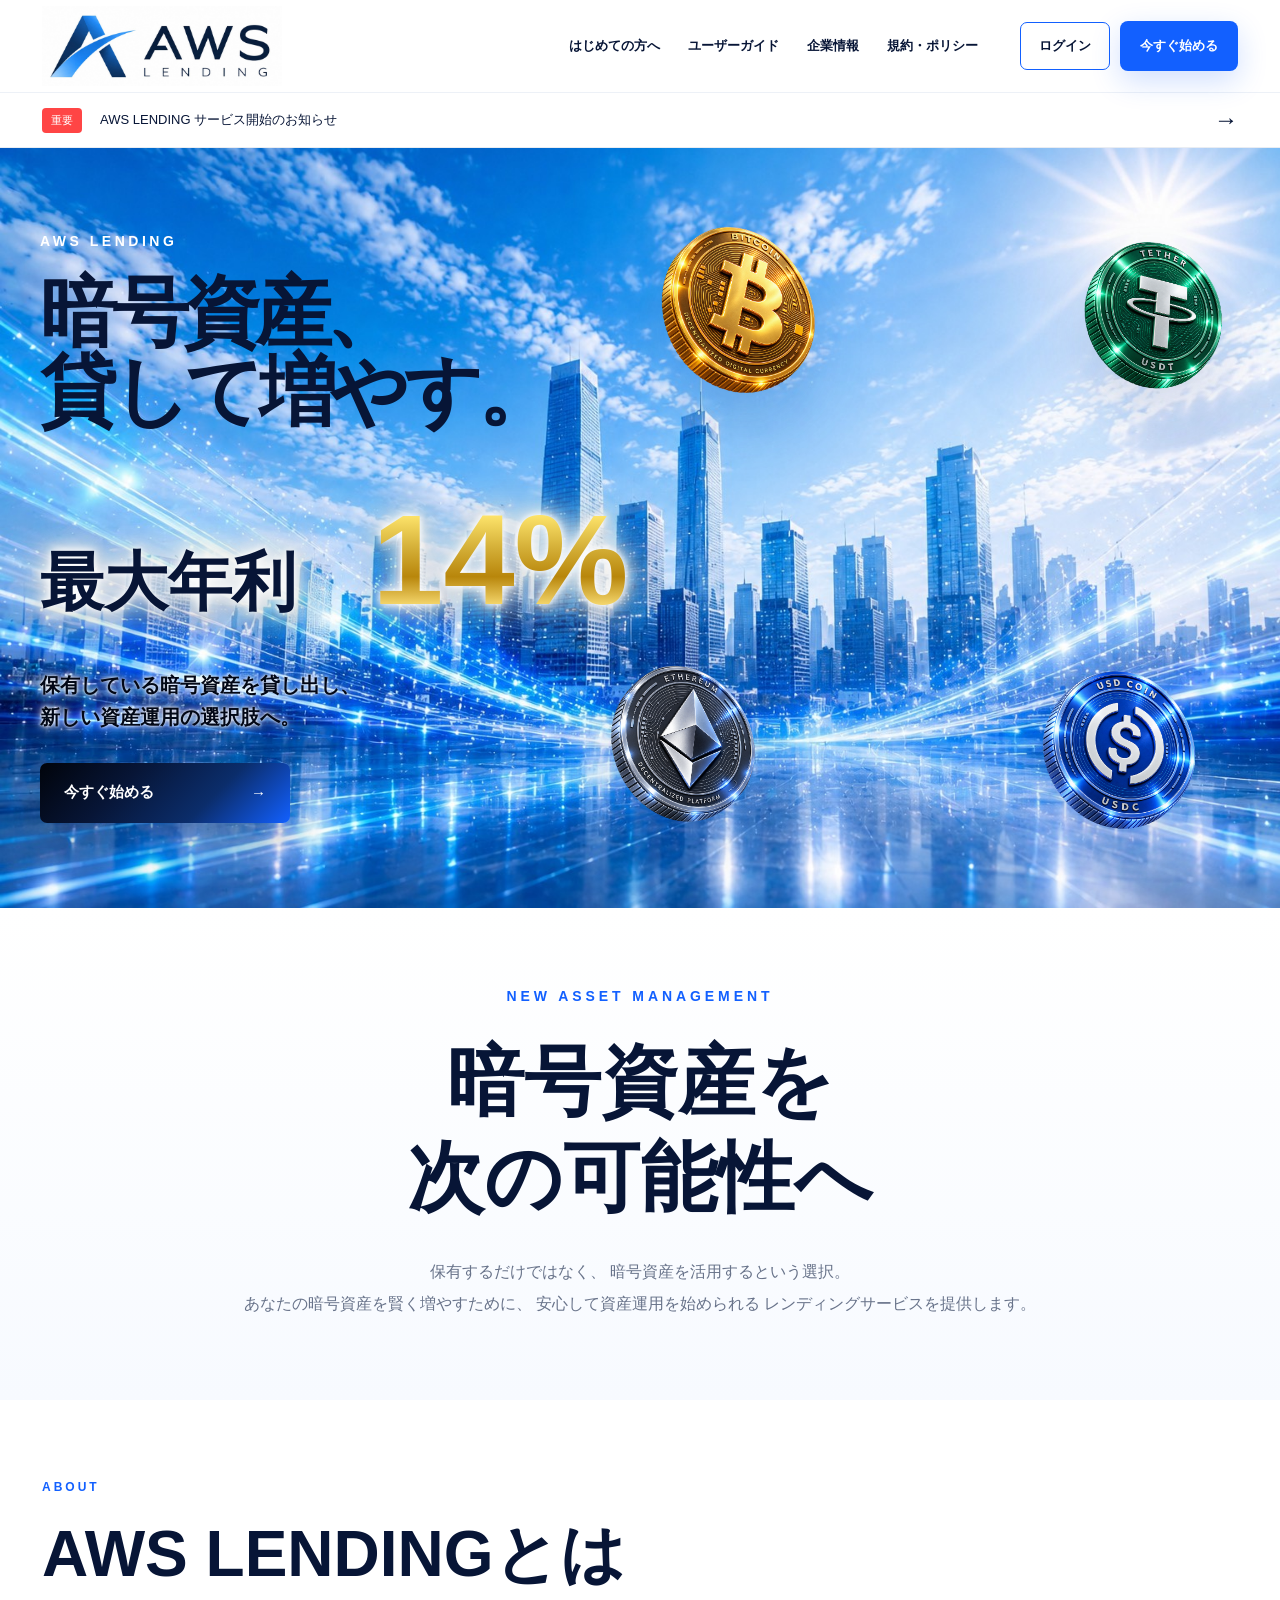
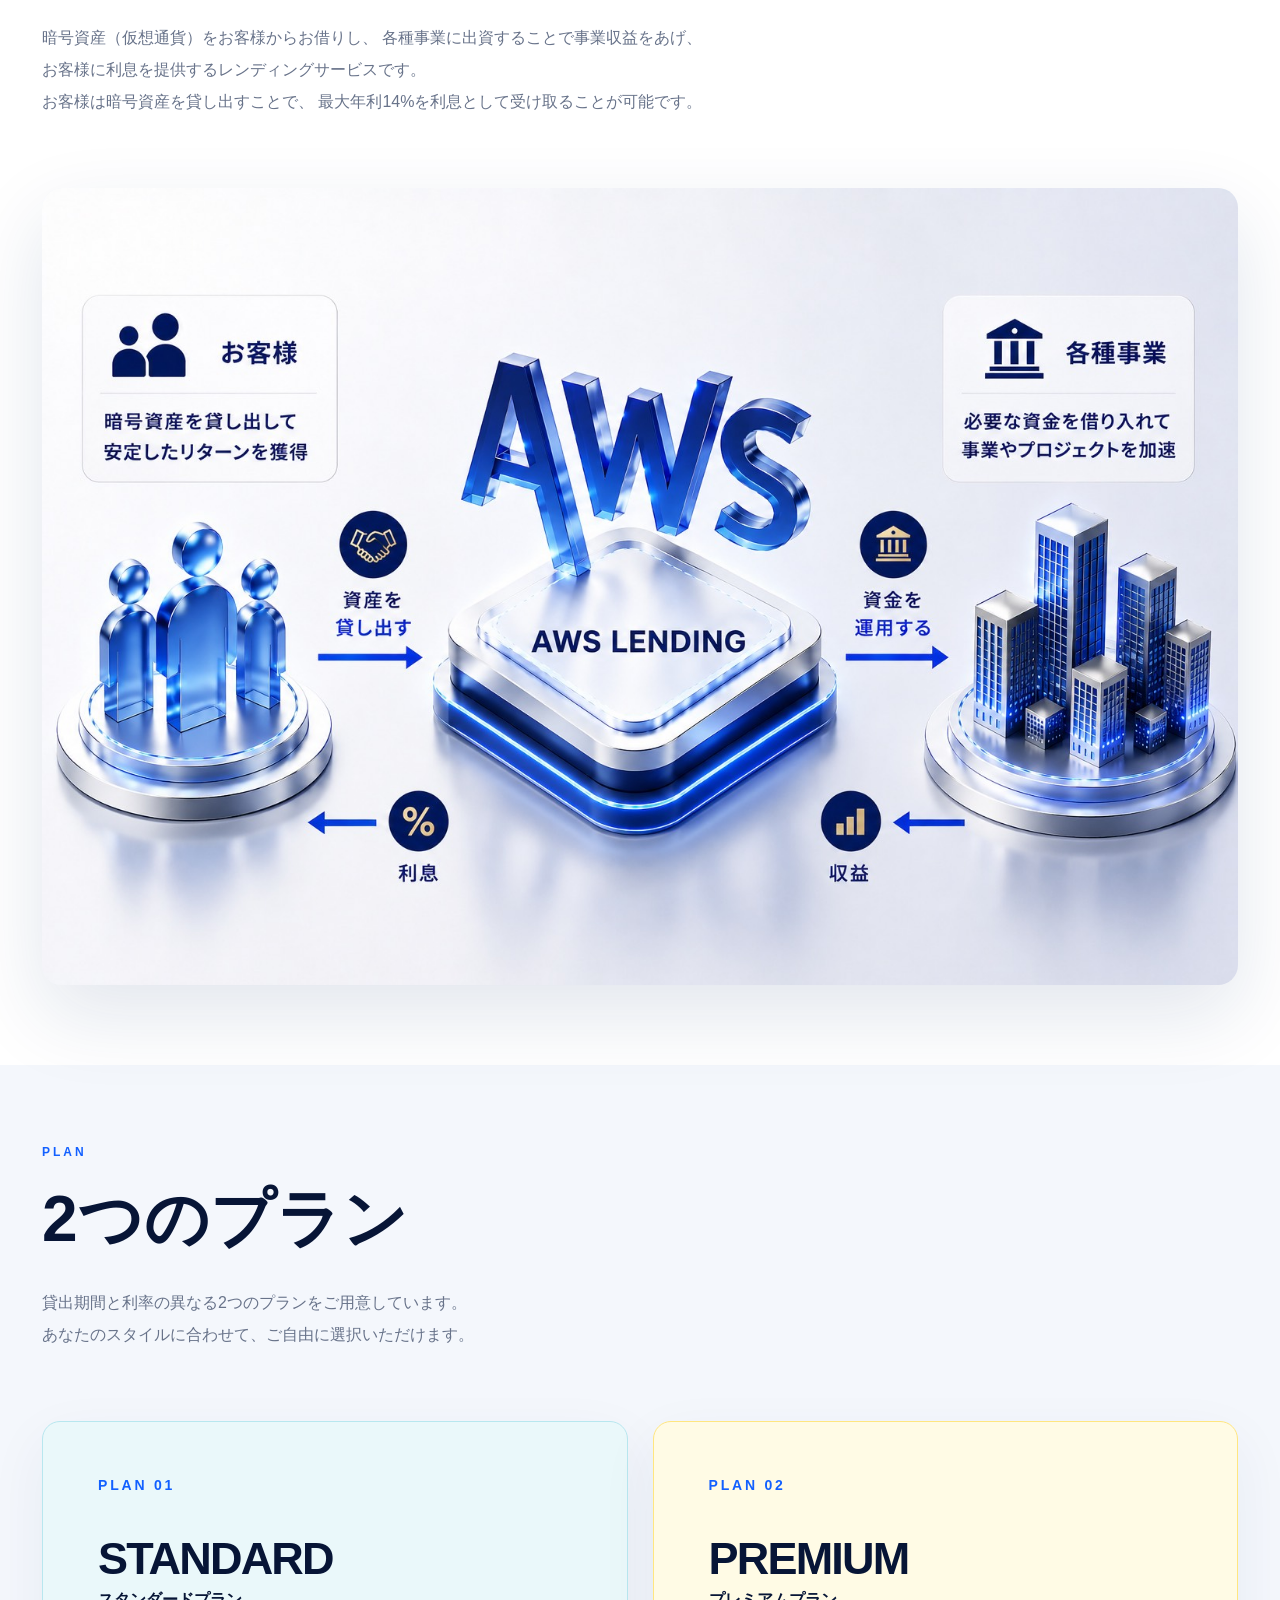
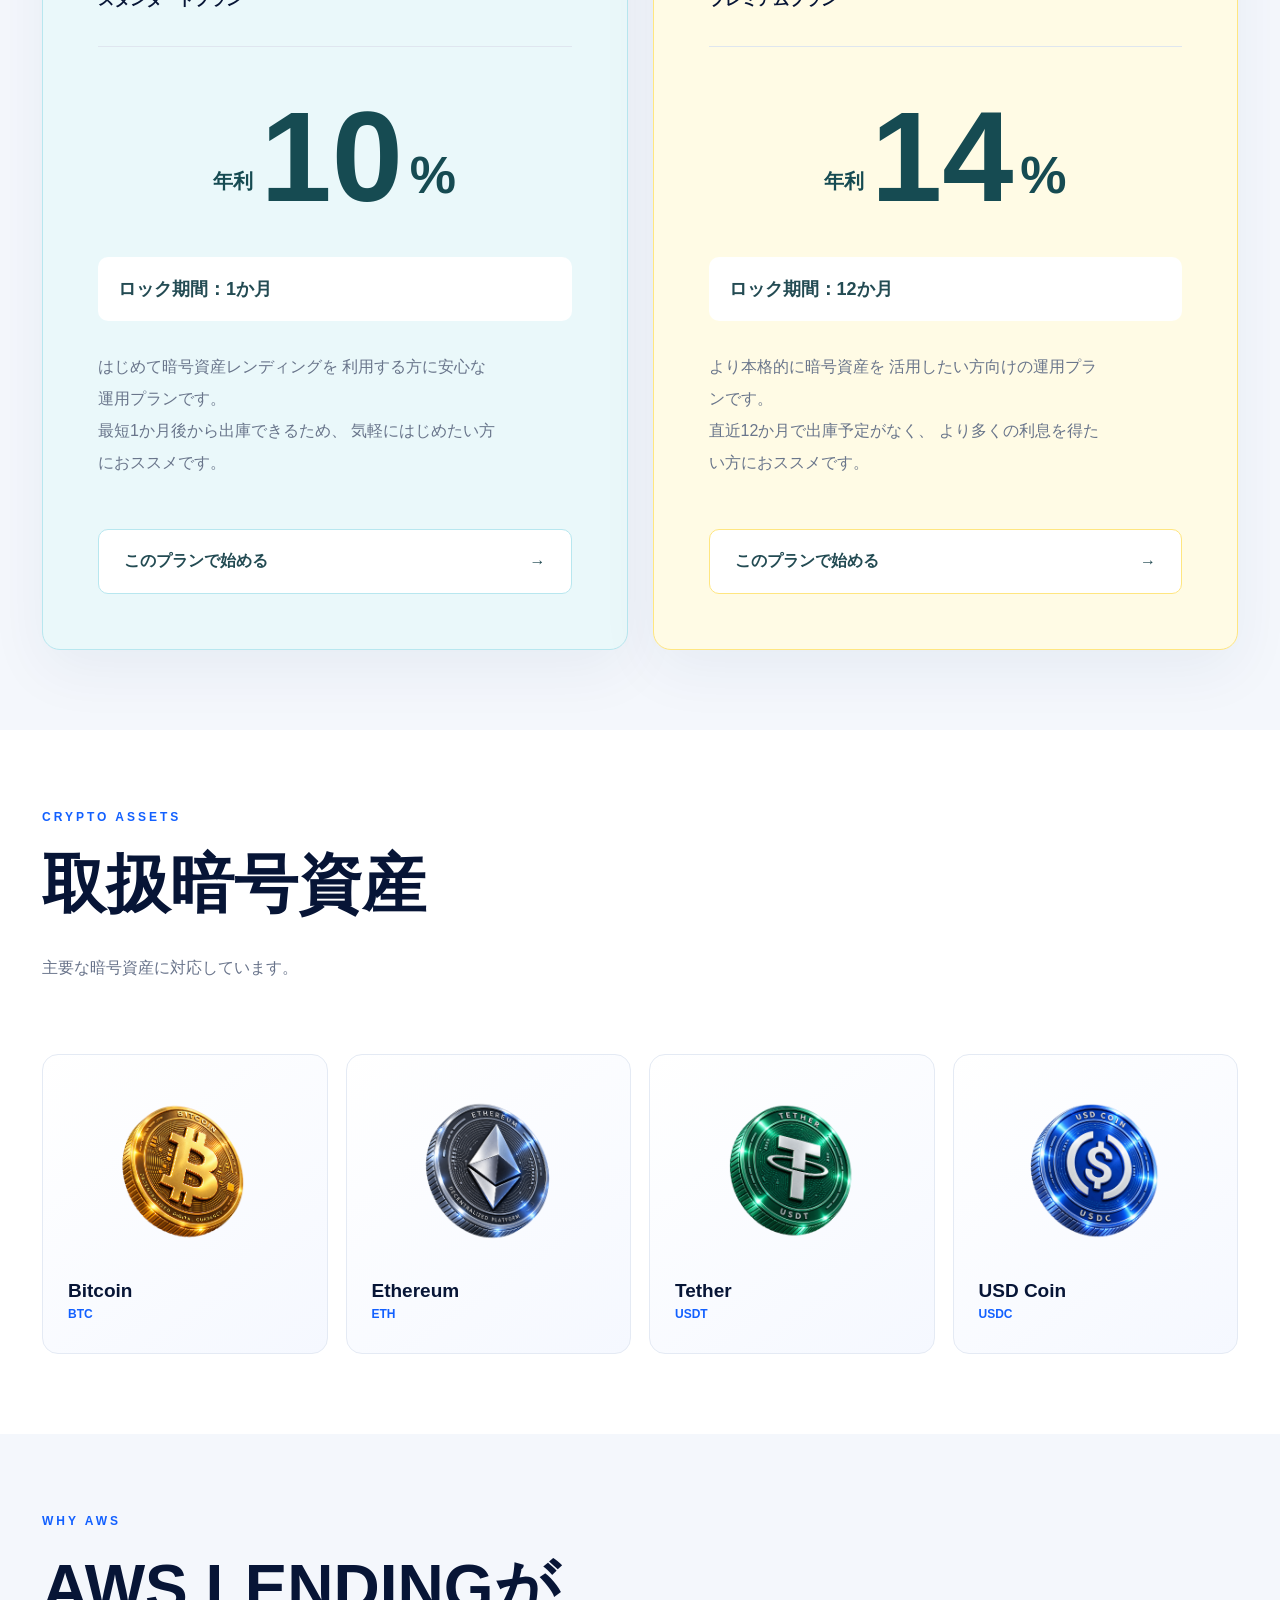
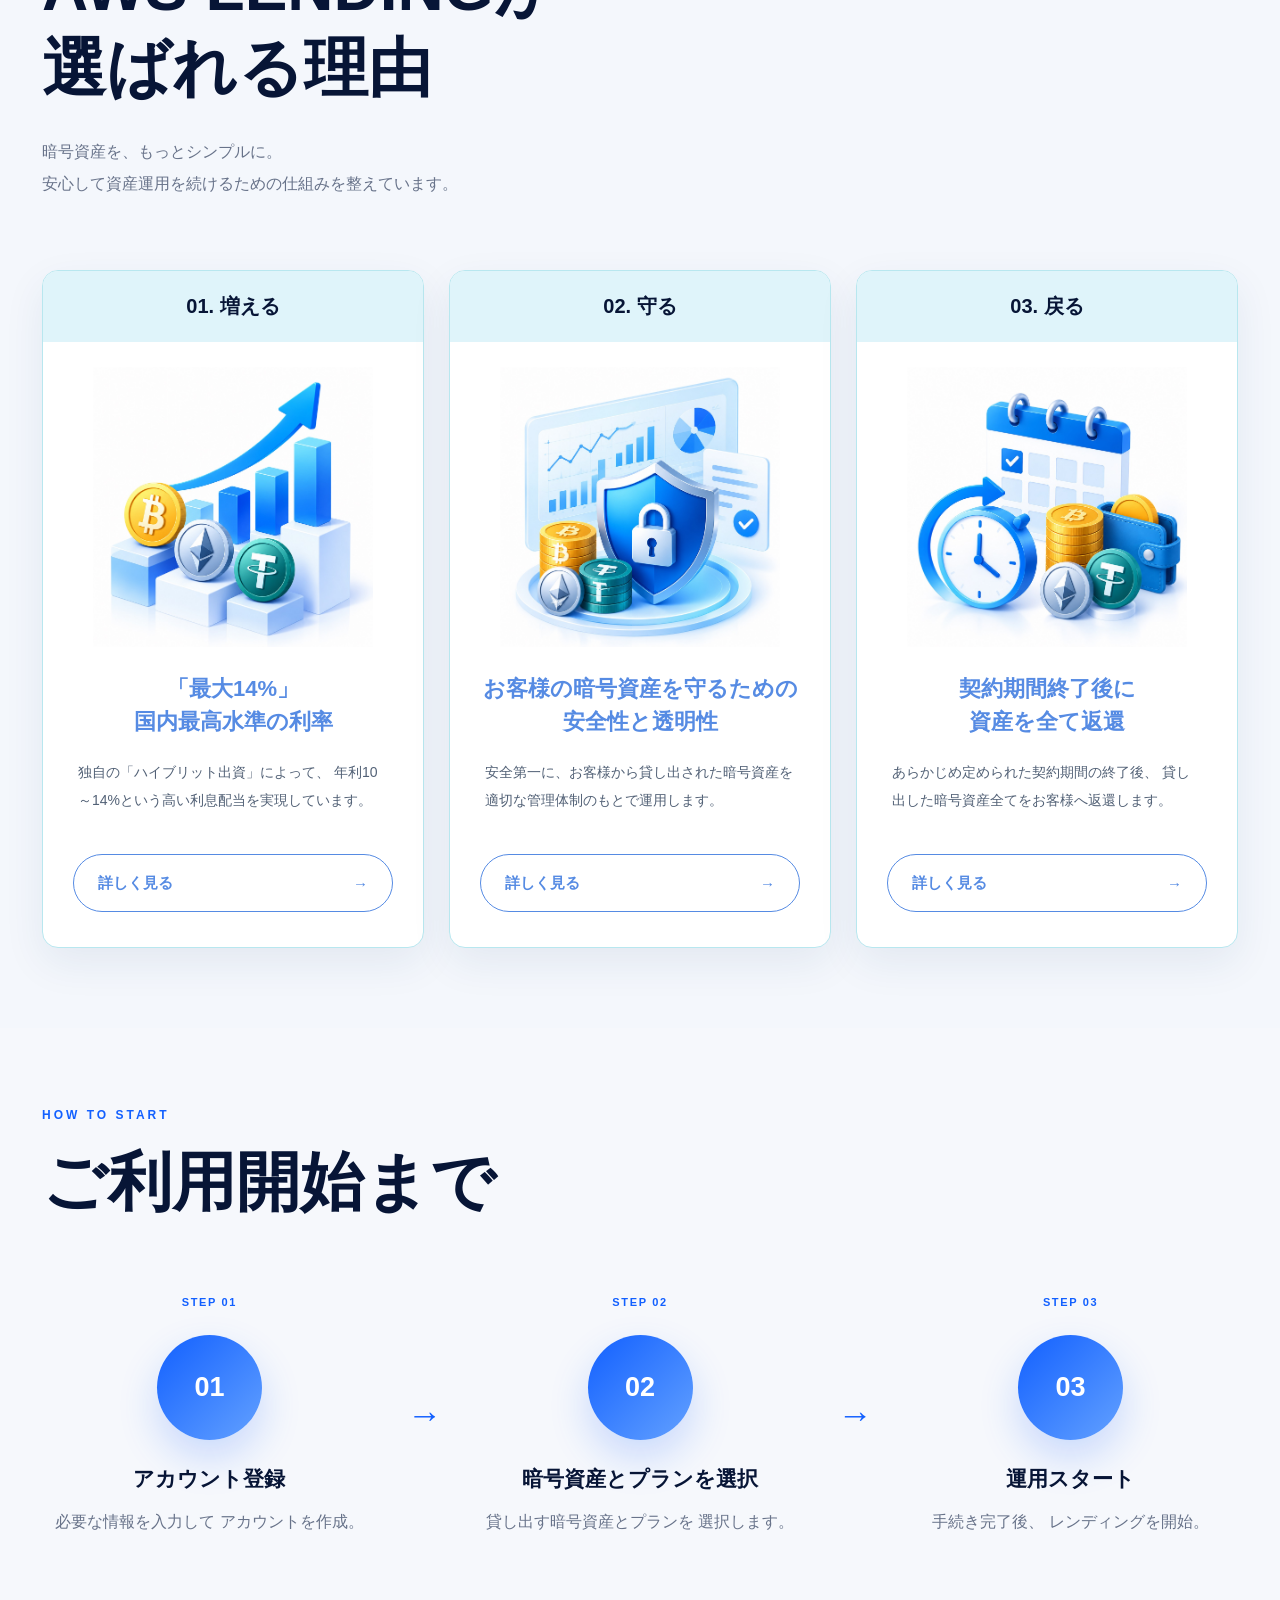
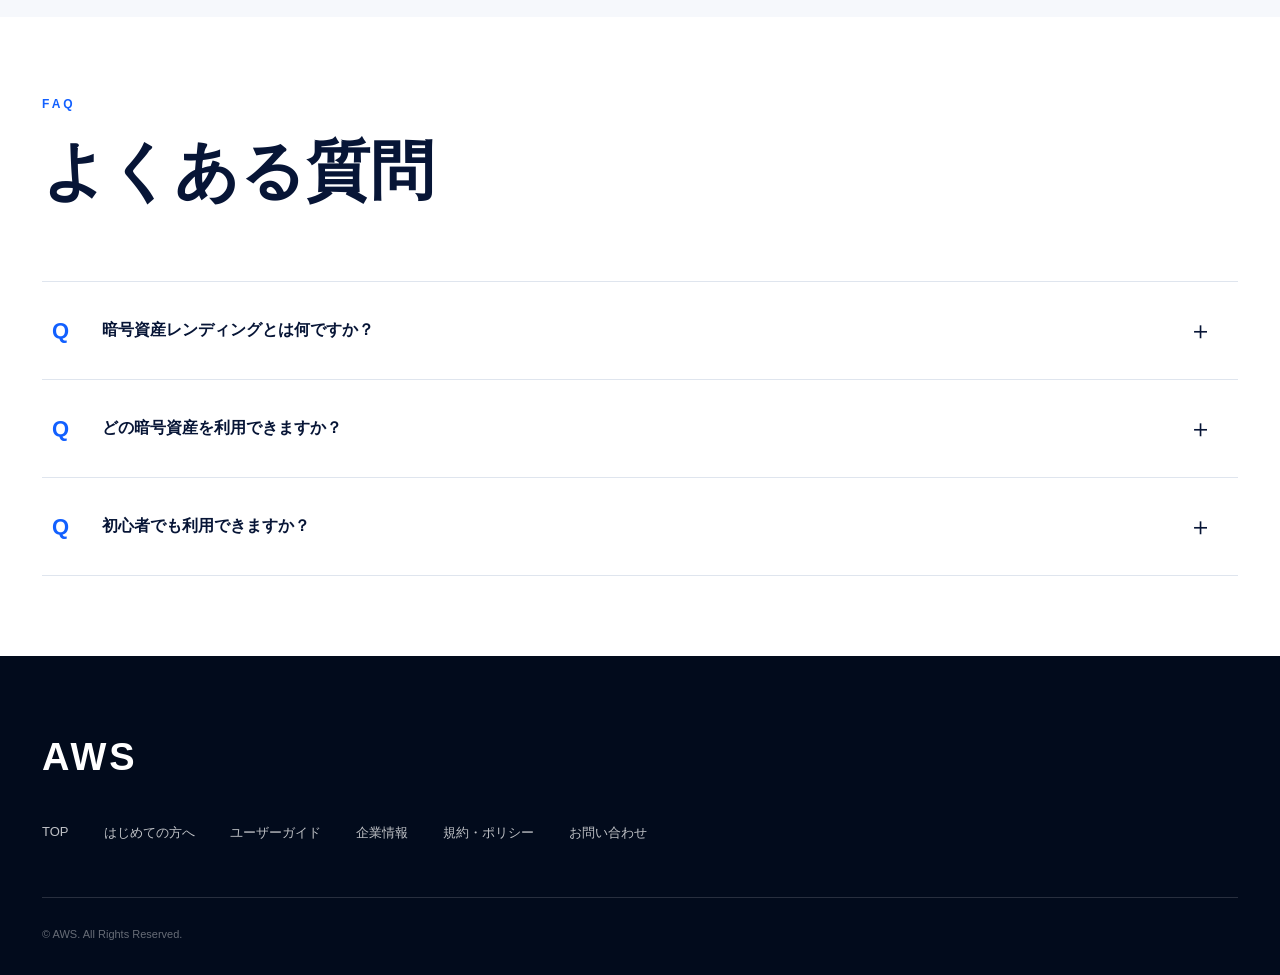
<file: index.html>
﻿<!DOCTYPE html>
<html lang="ja">

<head>
  <meta charset="UTF-8">

  <meta name="viewport"
        content="width=device-width, initial-scale=1.0">

  <title>AWS LENDING</title>

  <meta name="description"
        content="AWS LENDING 暗号資産レンディングサービス">

  <link rel="stylesheet" href="css/style.css">
</head>


<body>


<!-- =========================
     HEADER
========================= -->

<header class="header">

  <div class="header-inner">

    <a href="index.html" class="logo">
      <img src="images/logo.png" alt="AWS LENDING">
    </a>


    <nav class="nav" id="nav">

      <a href="services.html">
        はじめての方へ
      </a>

      <a href="user-guide.html">
        ユーザーガイド
      </a>

      <a href="overview.html">
        企業情報
      </a>

      <a href="policies.html">
        規約・ポリシー
      </a>

    </nav>


    <div class="header-actions">

      <a href="login.html" class="login-btn">
        ログイン
      </a>

      <a href="signup.html" class="start-btn">
        今すぐ始める
      </a>

    </div>


    <button class="menu-toggle"
            id="menuToggle"
            aria-label="メニューを開く">

      <span></span>
      <span></span>
      <span></span>

    </button>

  </div>

</header>

<div class="mobile-menu" id="mobileMenu">

  <div class="mobile-menu-head">

    <a href="index.html" class="mobile-menu-logo">
      <img src="images/logo.png" alt="AWS LENDING">
    </a>

    <button
      type="button"
      class="mobile-menu-close"
      id="menuClose"
      aria-label="メニューを閉じる"
    >
      ×
    </button>

  </div>


  <div class="mobile-menu-actions">

    <a href="login.html" class="mobile-login-btn">
      ログイン
      <span>›</span>
    </a>

    <a href="signup.html" class="mobile-start-btn">
      今すぐ始める
      <span>›</span>
    </a>

  </div>


  <div class="mobile-menu-grid">

    <a href="services.html">
      <img src="images/beginner.png" alt="" class="mobile-menu-icon-img">
      <strong>はじめての方へ</strong>
    </a>

    <a href="user-guide.html">
      <img src="images/guide.png" alt="" class="mobile-menu-icon-img">
      <strong>ユーザーガイド</strong>
    </a>

    <a href="overview.html">
      <img src="images/company.png" alt="" class="mobile-menu-icon-img">
      <strong>企業情報</strong>
    </a>

    <a href="policies.html">
      <img src="images/policy.png" alt="" class="mobile-menu-icon-img">
      <strong>規約・ポリシー</strong>
    </a>

  </div>

</div>

<!-- =========================
     NOTICE
========================= -->

<div class="notice">

  <div class="notice-inner">

    <span class="notice-label">
      重要
    </span>

    <p>
      AWS LENDING サービス開始のお知らせ
    </p>

    <a href="#">
      →
    </a>

  </div>

</div>



<main>


<!-- =========================
     HERO
========================= -->

<section class="hero">

  <div class="hero-bg"></div>


  <div class="hero-inner">


    <div class="hero-content reveal">

      <p class="hero-service">
        AWS LENDING
      </p>


      <h1>
        暗号資産、<br>
        貸して増やす。
      </h1>

      <h2>
        <span class="rate-label">最大年利</span>
        <span class="rate-number">14%</span>
      </h2>

      <p class="hero-description">

        保有している暗号資産を貸し出し、<br>

        新しい資産運用の選択肢へ。

      </p>


      <a href="signup.html" class="main-btn">

        <span>
          今すぐ始める
        </span>

        <span>
          →
        </span>

      </a>

    </div>



    <!-- COINS -->

    <div class="hero-coins">


      <img src="images/btc.png"
           class="hero-coin coin-btc"
           alt="Bitcoin">


      <img src="images/eth.png"
           class="hero-coin coin-eth"
           alt="Ethereum">


      <img src="images/usdt.png"
           class="hero-coin coin-usdt"
           alt="USDT">


      <img src="images/usdc.png"
           class="hero-coin coin-usdc"
           alt="USDC">


    </div>


  </div>

</section>



<!-- =========================
     INTRO
========================= -->

<section class="intro">

  <div class="intro-inner reveal">

    <p class="small-en">
      NEW ASSET MANAGEMENT
    </p>

    <h2>
      暗号資産を<br>

      次の可能性へ
    </h2>

    <p class="intro-text">

      保有するだけではなく、<br class="sp-br">

      暗号資産を活用するという選択。<br>

      あなたの暗号資産を賢く増やすために、<br class="sp-br">

      安心して資産運用を始められる<br class="sp-br">

      レンディングサービスを提供します。


    </p>

  </div>

</section>



<!-- =========================
     ABOUT
========================= -->

<section class="about section"
         id="about">


  <div class="section-inner">


    <div class="section-heading reveal">

      <p class="section-en">
        ABOUT
      </p>

      <h2>
        AWS LENDINGとは
      </h2>

      <p>

        暗号資産（仮想通貨）をお客様からお借りし、
        各種事業に出資することで事業収益をあげ、<br class="sp-br-pc">
        お客様に利息を提供するレンディングサービスです。<br>
        お客様は暗号資産を貸し出すことで、
        最大年利14%を利息として受け取ることが可能です。

      </p>

    </div>



    <div class="flow-image reveal">

      <img src="images/lending-flow.jpg"
           alt="AWS LENDINGの仕組み">

    </div>


  </div>

</section>



<!-- =========================
     PLAN
========================= -->

<section class="plan section"
         id="plan">


  <div class="section-inner">


    <div class="section-heading reveal">

      <p class="section-en">
        PLAN
      </p>

      <h2>
        2つのプラン
      </h2>

      <p>

        貸出期間と利率の異なる2つのプランをご用意しています。<br class="sp-br-pc">
        
        あなたのスタイルに合わせて、ご自由に選択いただけます。

      </p>

    </div>



    <div class="plan-grid">


      <article class="plan-card reveal">

        <p class="plan-number">
          PLAN 01
        </p>

        <h3>
          STANDARD
        </h3>

        <p class="plan-jp">
          スタンダードプラン
        </p>

        <div class="plan-line"></div>

    <div class="plan-rate">

      <span class="rate-text">
        年利
      </span>

      <span class="rate-number">
        10
      </span>

      <span class="rate-percent">
        %
      </span>

    </div>

    <div class="lock-period">
      ロック期間：1か月
    </div>

        <p class="plan-description">

          はじめて暗号資産レンディングを
          利用する方に安心な運用プランです。<br>

          最短1か月後から出庫できるため、
          気軽にはじめたい方におススメです。          

        </p>

    <a href="signup.html" class="plan-btn">
      <span>このプランで始める</span>
      <span>→</span>
    </a>

      </article>



      <article class="plan-card plan-card-blue reveal">

        <p class="plan-number">
          PLAN 02
        </p>

        <h3>
          PREMIUM
        </h3>

        <p class="plan-jp">
          プレミアムプラン
        </p>

        <div class="plan-line"></div>

    <div class="plan-rate">

      <span class="rate-text">
        年利
      </span>

      <span class="rate-number">
        14
      </span>

      <span class="rate-percent">
        %
      </span>

    </div>

    <div class="lock-period">
      ロック期間：12か月
    </div>

        <p class="plan-description">

          より本格的に暗号資産を
          活用したい方向けの運用プランです。<br>

          直近12か月で出庫予定がなく、
          より多くの利息を得たい方におススメです。

        </p>

    <a href="signup.html" class="plan-btn">
      <span>このプランで始める</span>
      <span>→</span>
    </a>

      </article>


    </div>

  </div>

</section>



<!-- =========================
     ASSETS
========================= -->

<section class="assets section"
         id="assets">


  <div class="section-inner">


    <div class="section-heading reveal">

      <p class="section-en">
        CRYPTO ASSETS
      </p>

      <h2>
        取扱暗号資産
      </h2>

      <p>
        主要な暗号資産に対応しています。
      </p>

    </div>



    <div class="asset-grid">


      <article class="asset-card reveal">

        <img src="images/btc.png"
             alt="Bitcoin">

        <div>

          <h3>
            Bitcoin
          </h3>

          <p>
            BTC
          </p>

        </div>

      </article>



      <article class="asset-card reveal">

        <img src="images/eth.png"
             alt="Ethereum">

        <div>

          <h3>
            Ethereum
          </h3>

          <p>
            ETH
          </p>

        </div>

      </article>



      <article class="asset-card reveal">

        <img src="images/usdt.png"
             alt="Tether">

        <div>

          <h3>
            Tether
          </h3>

          <p>
            USDT
          </p>

        </div>

      </article>



      <article class="asset-card reveal">

        <img src="images/usdc.png"
             alt="USDC">

        <div>

          <h3>
            USD Coin
          </h3>

          <p>
            USDC
          </p>

        </div>

      </article>


    </div>

  </div>

</section>



<!-- =========================
     REASON
========================= -->

<section class="reason section"
         id="reason">


  <div class="section-inner">


    <div class="section-heading reveal">

      <p class="section-en">
        WHY AWS
      </p>

      <h2>
        AWS LENDINGが<br>
        選ばれる理由
      </h2>

      <p>
        暗号資産を、もっとシンプルに。<br>
        安心して資産運用を続けるための仕組みを整えています。
      </p>

    </div>


    <div class="reason-grid">


      <!-- 01 -->
      <article class="reason-card reveal">

        <div class="reason-number">
          01. 増える
        </div>

        <div class="reason-image">
          <img src="images/reason-grow.png" alt="暗号資産を増やす">
        </div>

        <h3>
          「最大14%」<br>
          国内最高水準の利率
        </h3>

        <p>
          独自の「ハイブリット出資」によって、
          年利10～14%という高い利息配当を実現しています。
        </p>

<a href="services.html#reason01" class="reason-btn">
  <span>詳しく見る</span>
  <span>→</span>
</a>

      </article>


      <!-- 02 -->
      <article class="reason-card reveal">

        <div class="reason-number">
          02. 守る
        </div>

        <div class="reason-image">
          <img src="images/reason-protect.png" alt="暗号資産を守る">
        </div>

        <h3>
          お客様の暗号資産を守るための<br>
          安全性と透明性
        </h3>

        <p>
          安全第一に、お客様から貸し出された暗号資産を
          適切な管理体制のもとで運用します。
        </p>

<a href="services.html#reason02" class="reason-btn">
  <span>詳しく見る</span>
  <span>→</span>
</a>

      </article>


      <!-- 03 -->
      <article class="reason-card reveal">

        <div class="reason-number">
          03. 戻る
        </div>

        <div class="reason-image">
          <img src="images/reason-return.png" alt="暗号資産が戻る">
        </div>

        <h3>
          契約期間終了後に<br>
          資産を全て返還
        </h3>

        <p>
          あらかじめ定められた契約期間の終了後、
          貸し出した暗号資産全てをお客様へ返還します。
        </p>

<a href="services.html#reason03" class="reason-btn">
  <span>詳しく見る</span>
  <span>→</span>
</a>
      </article>


    </div>


  </div>

</section>



<!-- =========================
     HOW TO
========================= -->

<section class="how section">


  <div class="section-inner">


    <div class="section-heading reveal">

      <p class="section-en">
        HOW TO START
      </p>

      <h2>
        ご利用開始まで
      </h2>

    </div>



    <div class="steps">


      <article class="step reveal">

        <span>
          STEP 01
        </span>

        <div class="step-circle">
          01
        </div>

        <h3>
          アカウント登録
        </h3>

        <p>
          必要な情報を入力して
          アカウントを作成。
        </p>

      </article>



      <div class="step-arrow">
        →
      </div>



      <article class="step reveal">

        <span>
          STEP 02
        </span>

        <div class="step-circle">
          02
        </div>

        <h3>
          暗号資産とプランを選択
        </h3>

        <p>
          貸し出す暗号資産とプランを
          選択します。
        </p>

      </article>



      <div class="step-arrow">
        →
      </div>



      <article class="step reveal">

        <span>
          STEP 03
        </span>

        <div class="step-circle">
          03
        </div>

        <h3>
          運用スタート
        </h3>

        <p>
          手続き完了後、
          レンディングを開始。
        </p>

      </article>


    </div>

  </div>

</section>



<!-- =========================
     FAQ
========================= -->

<section class="faq section"
         id="faq">


  <div class="section-inner">


    <div class="section-heading reveal">

      <p class="section-en">
        FAQ
      </p>

      <h2>
        よくある質問
      </h2>

    </div>



    <div class="faq-list">


      <div class="faq-item">

        <button class="faq-question">

          <span class="faq-q">
            Q
          </span>

          <span>
            暗号資産レンディングとは何ですか？
          </span>

          <span class="faq-plus">
            ＋
          </span>

        </button>


        <div class="faq-answer">

          <div class="faq-answer-inner">

            <span class="faq-a">
              A
            </span>

            <p>

              保有している暗号資産を一定期間貸し出し、
              その対価として利息を受け取る仕組みです。

            </p>

          </div>

        </div>

      </div>



      <div class="faq-item">

        <button class="faq-question">

          <span class="faq-q">
            Q
          </span>

          <span>
            どの暗号資産を利用できますか？
          </span>

          <span class="faq-plus">
            ＋
          </span>

        </button>


        <div class="faq-answer">

          <div class="faq-answer-inner">

            <span class="faq-a">
              A
            </span>

            <p>

              BTC、ETH、USDT、USDCを
              取扱暗号資産として掲載しています。

            </p>

          </div>

        </div>

      </div>



      <div class="faq-item">

        <button class="faq-question">

          <span class="faq-q">
            Q
          </span>

          <span>
            初心者でも利用できますか？
          </span>

          <span class="faq-plus">
            ＋
          </span>

        </button>


        <div class="faq-answer">

          <div class="faq-answer-inner">

            <span class="faq-a">
              A
            </span>

            <p>

              サービス内容を確認したうえで、
              ご自身の判断でご利用ください。

            </p>

          </div>

        </div>

      </div>


    </div>

  </div>

</section>


</main>



<!-- =========================
     FOOTER
========================= -->

<footer class="footer">


  <div class="footer-inner">


    <div class="footer-logo">
      AWS
    </div>


    <div class="footer-links">

      <a href="index.html">
        TOP
      </a>

      <a href="services.html">
        はじめての方へ
      </a>

      <a href="user-guide.html">
        ユーザーガイド
      </a>

      <a href="overview.html">
        企業情報
      </a>

      <a href="policies.html">
        規約・ポリシー
      </a>

      <a href="contact.html">
        お問い合わせ
      </a>

    </div>


    <p class="copyright">
      © AWS. All Rights Reserved.
    </p>


  </div>

</footer>



<script src="js/script.js"></script>


</body>
</html>
</file>
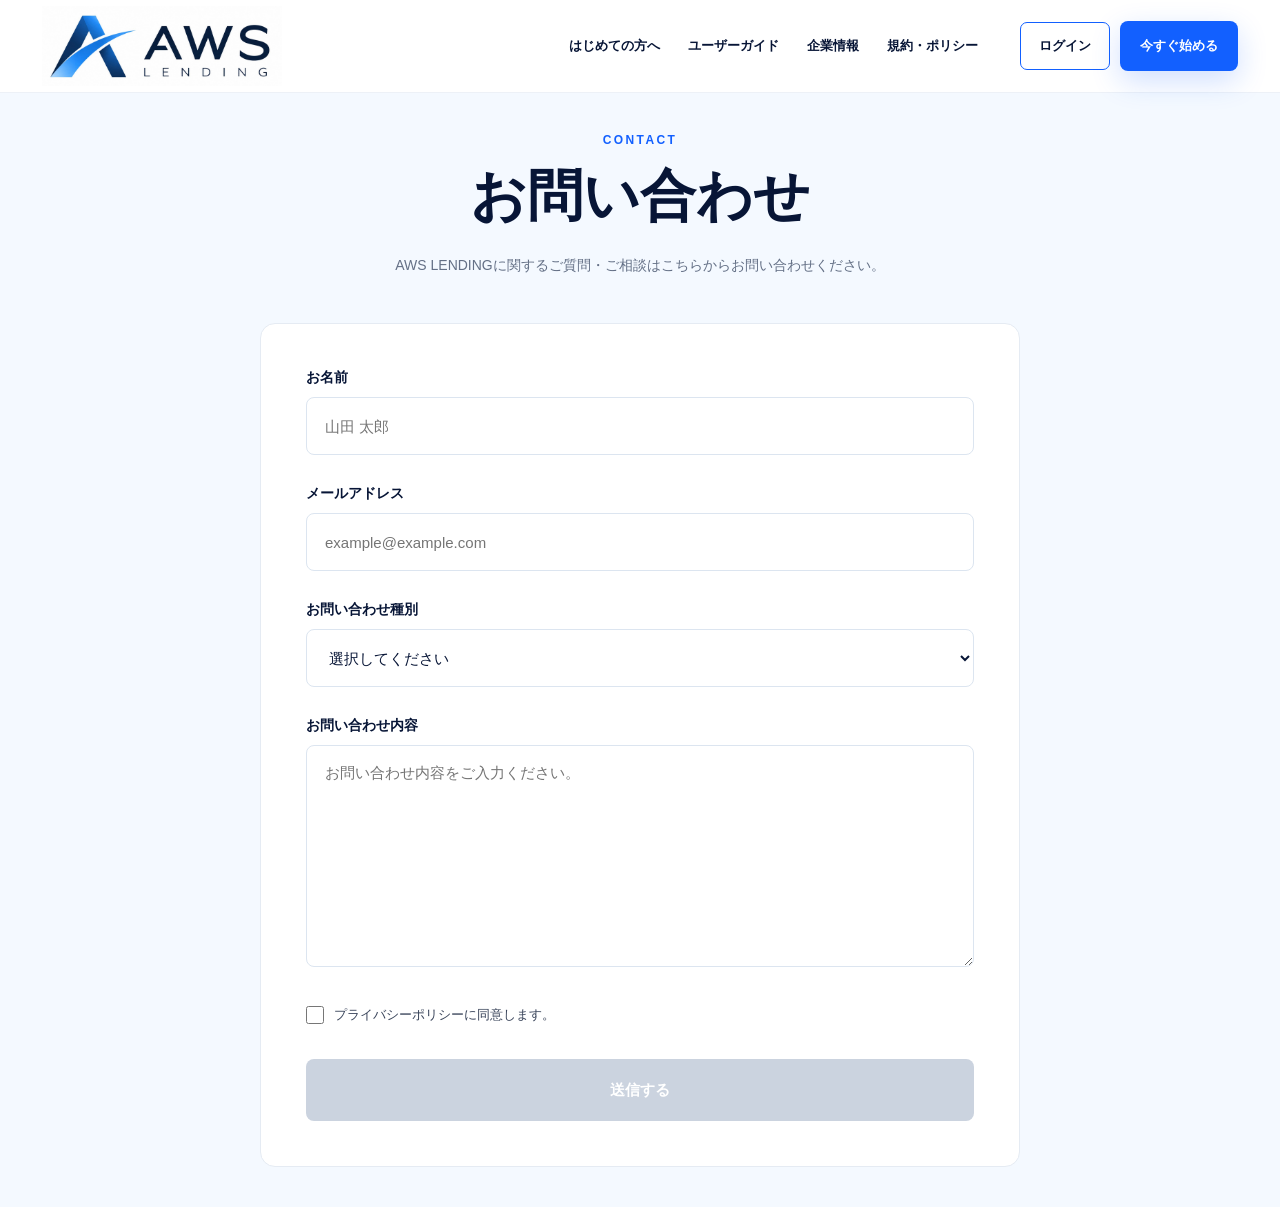
<file: contact.html>
﻿<!DOCTYPE html>
<html lang="ja">

<head>
  <meta charset="UTF-8">
  <meta name="viewport" content="width=device-width, initial-scale=1.0">

  <title>お問い合わせ | AWS LENDING</title>

  <link rel="stylesheet" href="css/style.css">
  <link rel="stylesheet" href="css/contact.css">
</head>

<body>

<!-- =========================
     HEADER
========================= -->

<header class="header">

  <div class="header-inner">

    <a href="index.html" class="logo">
      <img src="images/logo.png" alt="AWS LENDING">
    </a>

    <nav class="nav" id="nav">

      <a href="services.html">
        はじめての方へ
      </a>

      <a href="user-guide.html">
        ユーザーガイド
      </a>

      <a href="overview.html">
        企業情報
      </a>

      <a href="policies.html">
        規約・ポリシー
      </a>

    </nav>

    <div class="header-actions">

      <a href="login.html" class="login-btn">
        ログイン
      </a>

      <a href="signup.html" class="start-btn">
        今すぐ始める
      </a>

    </div>

    <button
      class="menu-toggle"
      id="menuToggle"
      aria-label="メニューを開く"
    >
      <span></span>
      <span></span>
      <span></span>
    </button>

  </div>

</header>


<!-- =========================
     CONTACT
========================= -->

<main>

  <section class="contact-section">

    <div class="contact-container">

      <div class="contact-heading">

        <p>
          CONTACT
        </p>

        <h1>
          お問い合わせ
        </h1>

        <span>
          AWS LENDINGに関するご質問・ご相談は<br class="sp-br">こちらからお問い合わせください。
        </span>

      </div>


      <form
        class="contact-form"
        id="contactForm"
      >

        <!-- 名前 -->

        <div class="contact-form-group">

          <label for="contactName">
            お名前
          </label>

          <input
            type="text"
            id="contactName"
            name="name"
            placeholder="山田 太郎"
            required
          >

        </div>


        <!-- メール -->

        <div class="contact-form-group">

          <label for="contactEmail">
            メールアドレス
          </label>

          <input
            type="email"
            id="contactEmail"
            name="email"
            placeholder="example@example.com"
            required
          >

        </div>


        <!-- 種別 -->

        <div class="contact-form-group">

          <label for="contactType">
            お問い合わせ種別
          </label>

          <select
            id="contactType"
            name="type"
            required
          >

            <option value="">
              選択してください
            </option>

            <option value="service">
              サービスについて
            </option>

            <option value="account">
              アカウントについて
            </option>

            <option value="kyc">
              本人確認について
            </option>

            <option value="lending">
              レンディングについて
            </option>

            <option value="return">
              返還申請について
            </option>

            <option value="other">
              その他
            </option>

          </select>

        </div>


        <!-- 内容 -->

        <div class="contact-form-group">

          <label for="contactMessage">
            お問い合わせ内容
          </label>

          <textarea
            id="contactMessage"
            name="message"
            rows="8"
            placeholder="お問い合わせ内容をご入力ください。"
            required
          ></textarea>

        </div>


        <!-- 同意 -->

        <label class="contact-check">

          <input
            type="checkbox"
            id="contactAgree"
            required
          >

          <span>
            プライバシーポリシーに同意します。
          </span>

        </label>


        <!-- 送信 -->

        <button
          type="submit"
          class="contact-submit-button"
          id="contactSubmitButton"
          disabled
        >
          送信する
        </button>

      </form>

    </div>

  </section>

</main>


<script src="js/script.js"></script>
<script src="js/contact.js"></script>

</body>

</html>
</file>
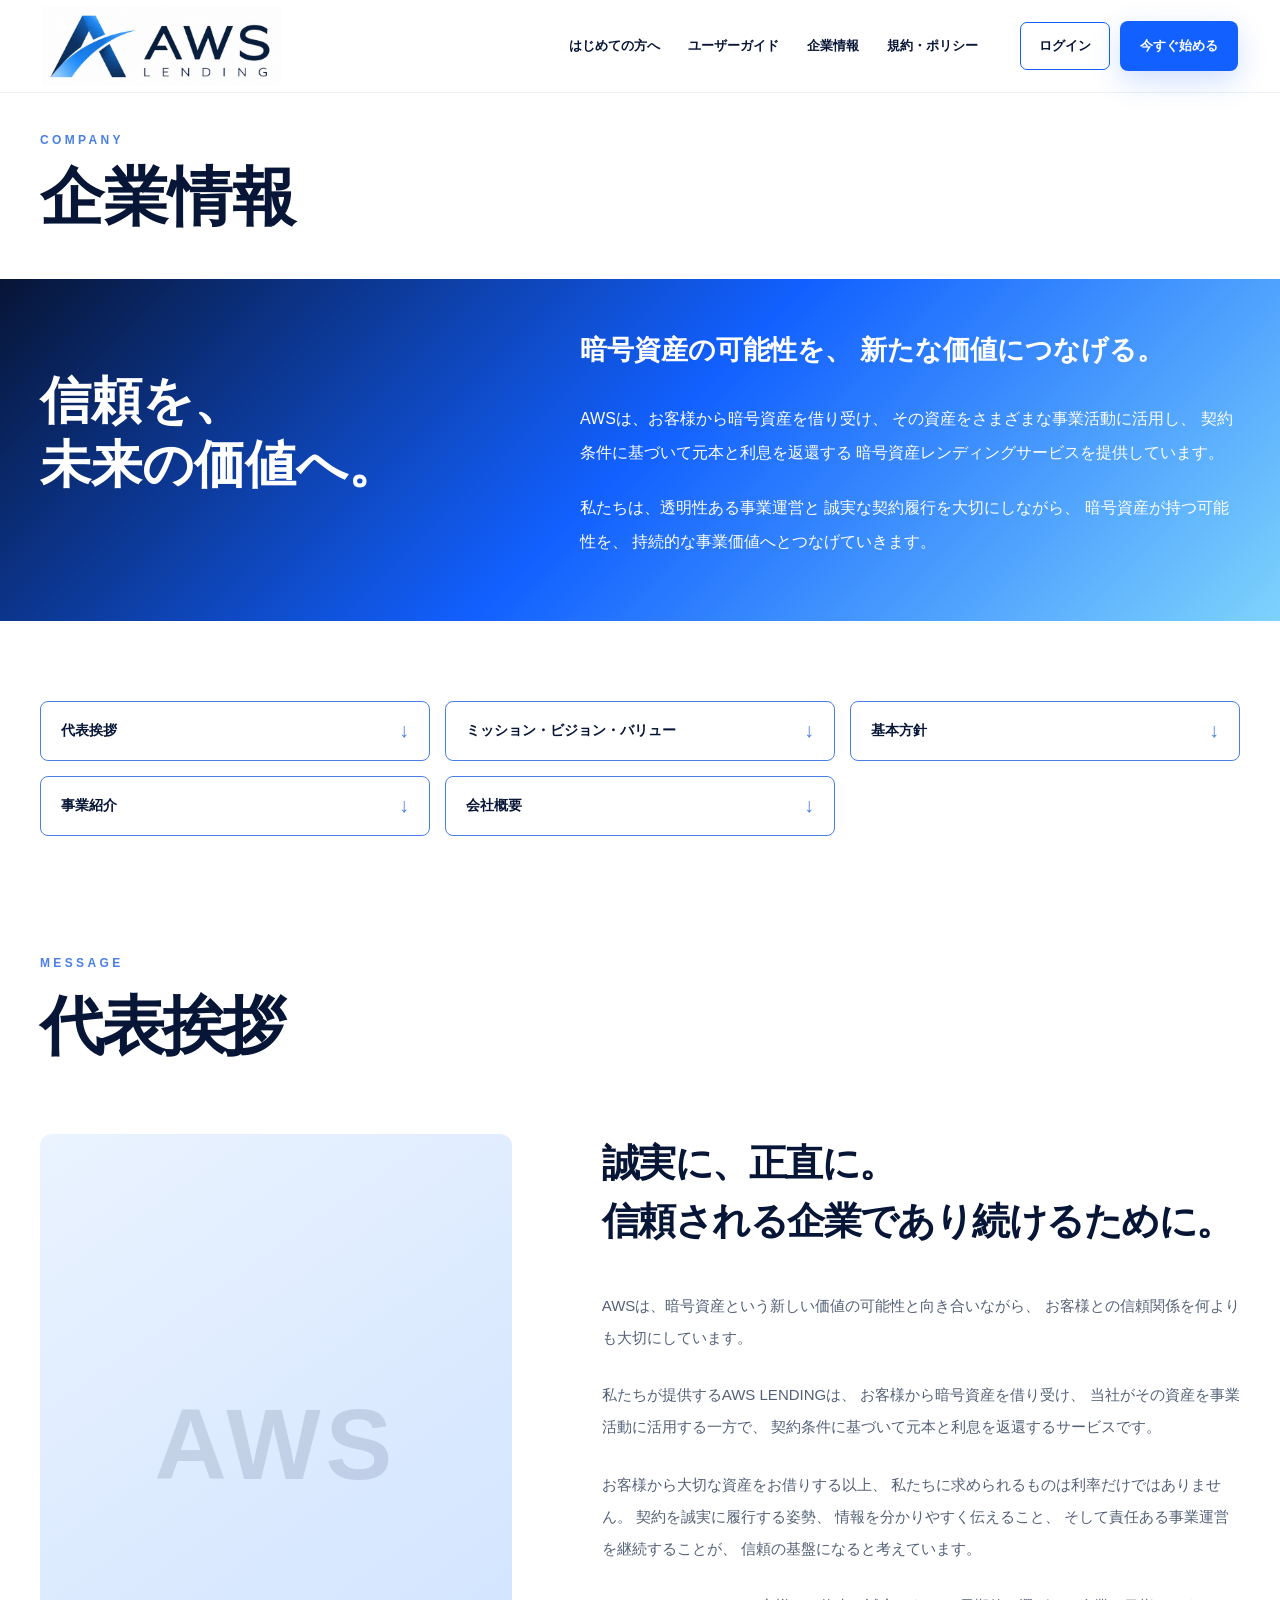
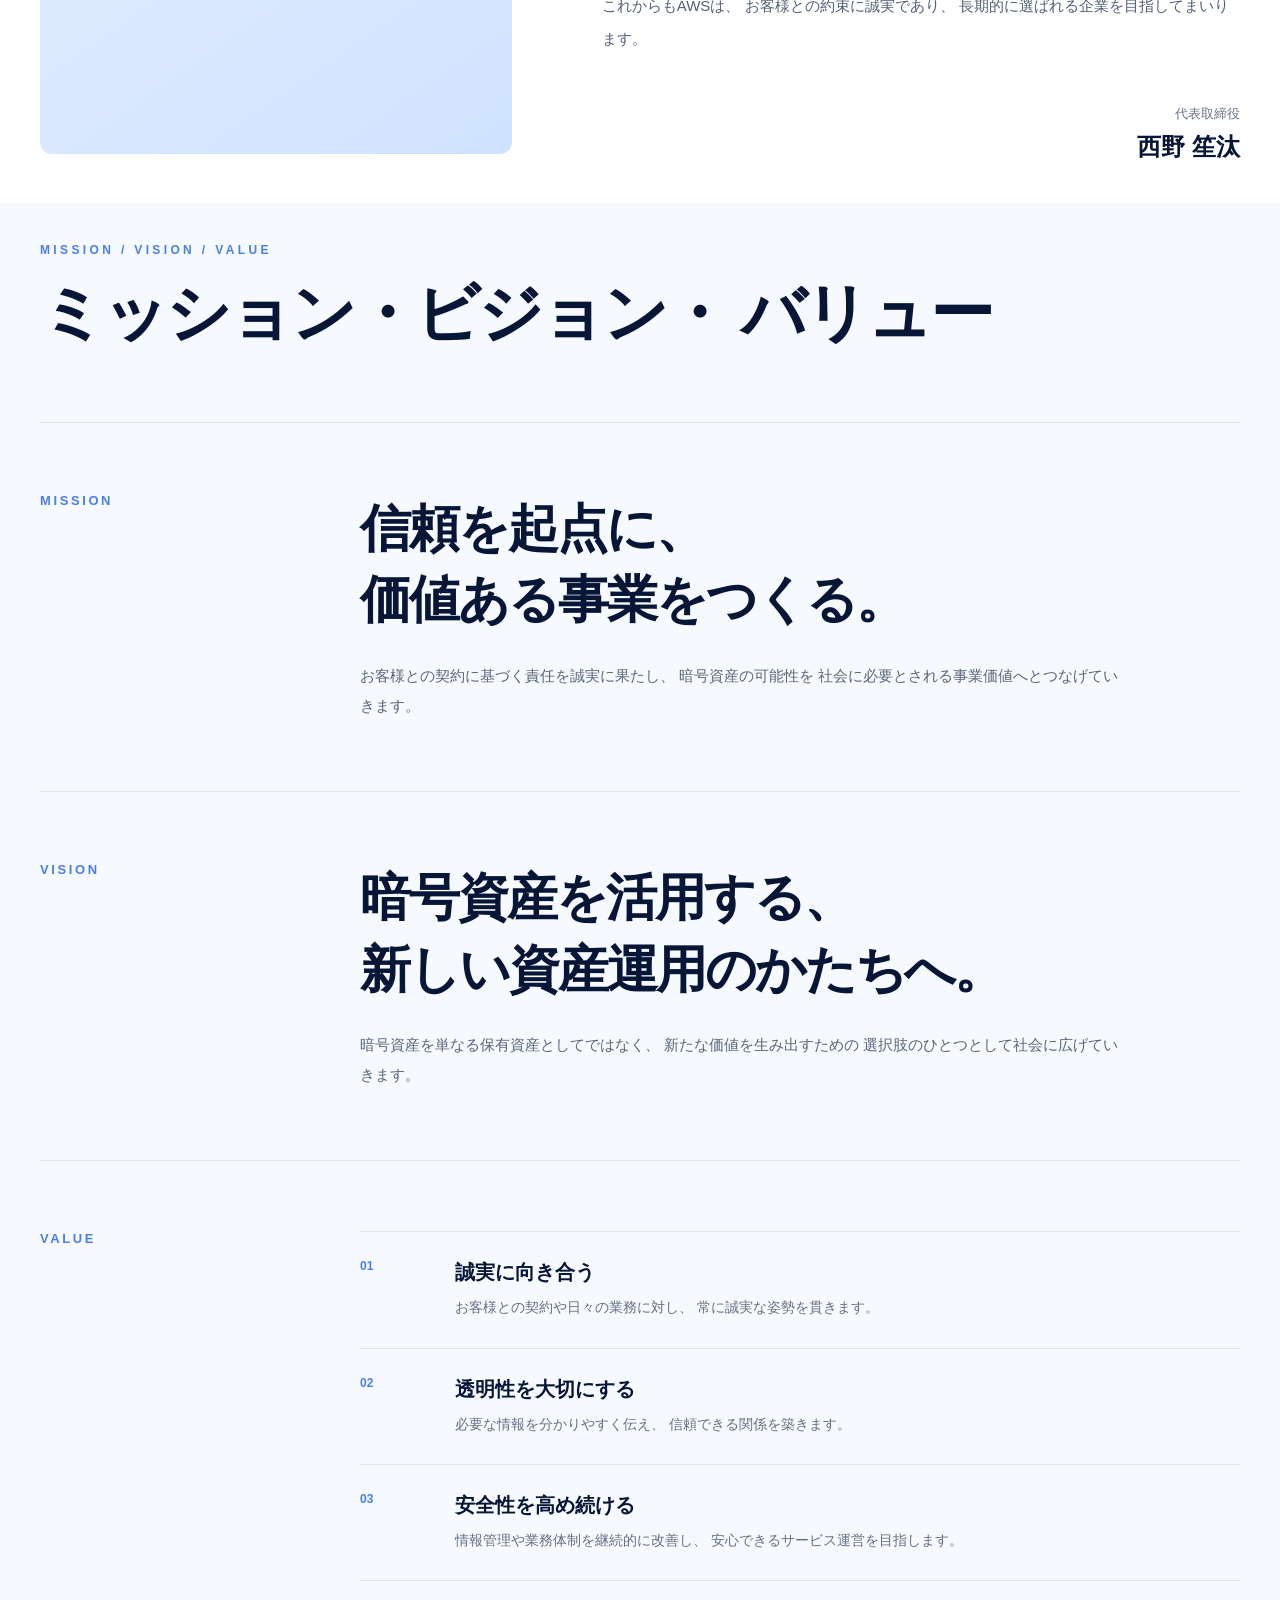
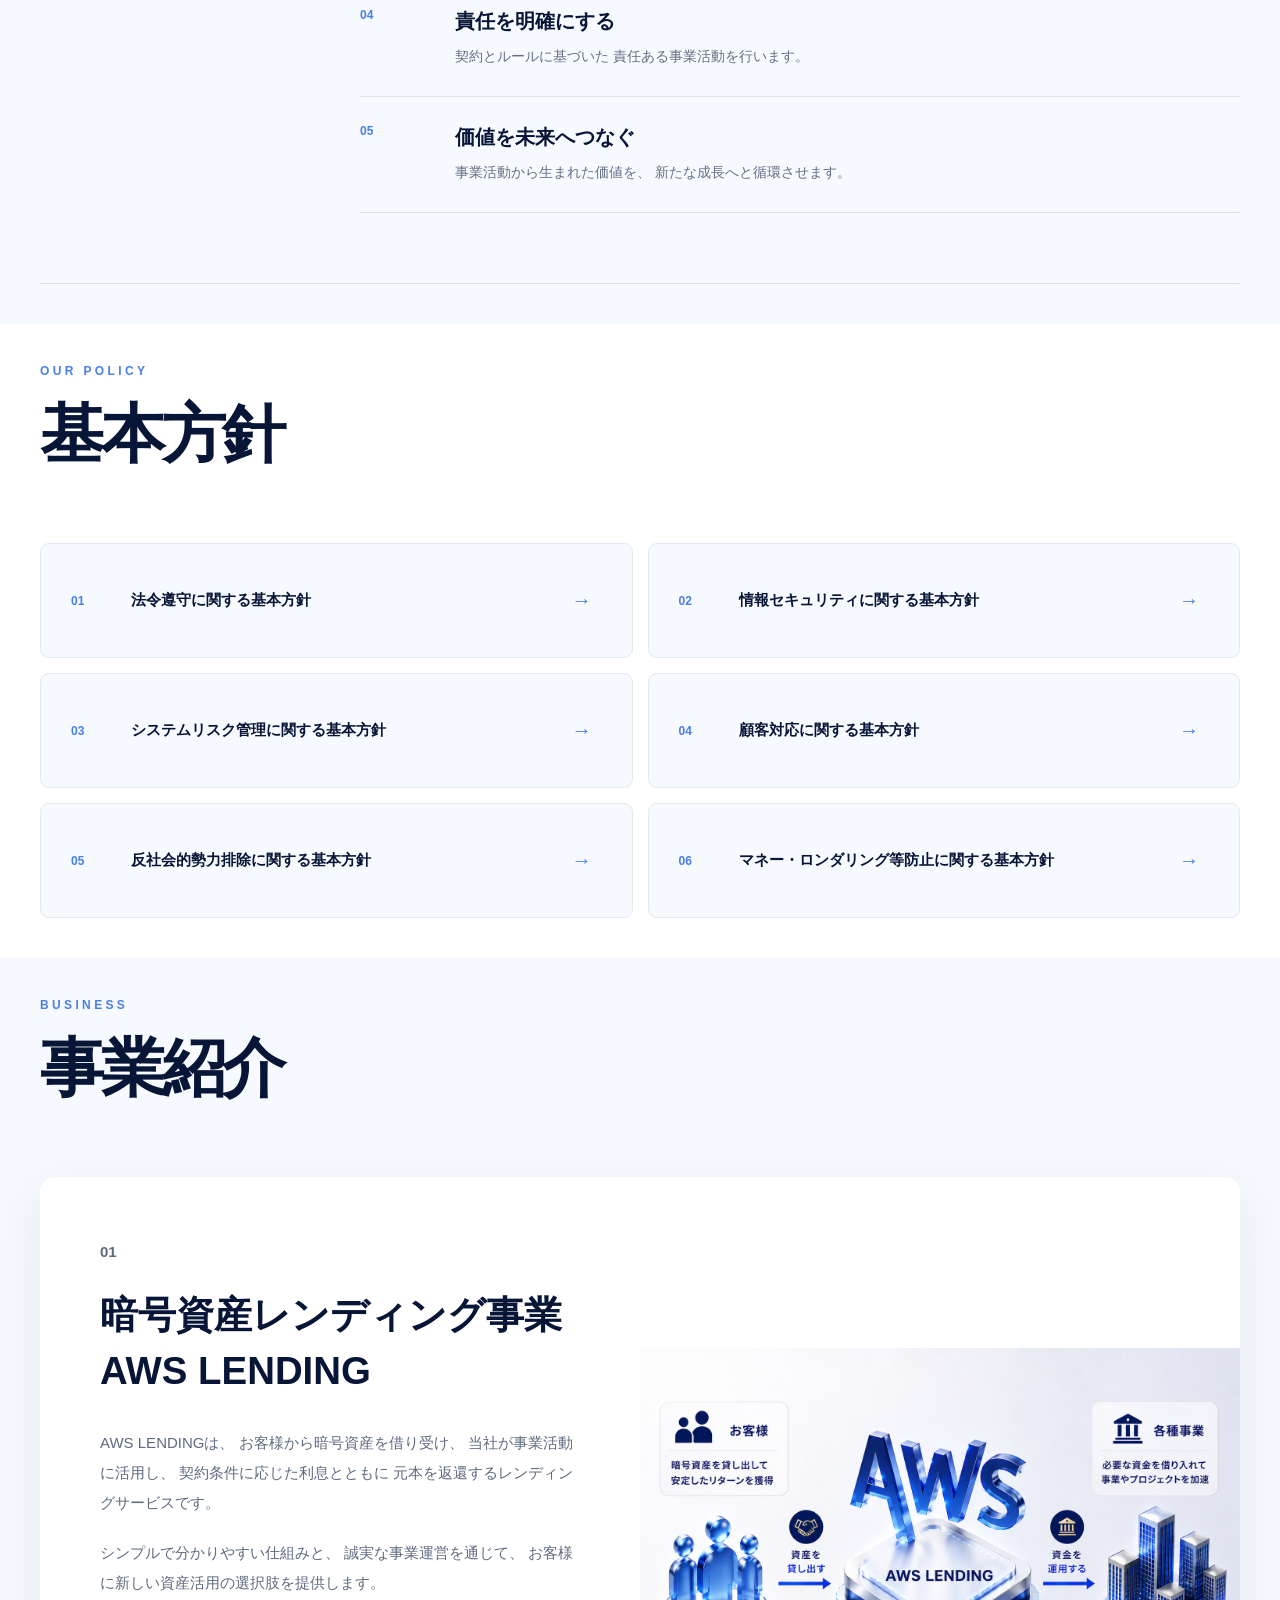
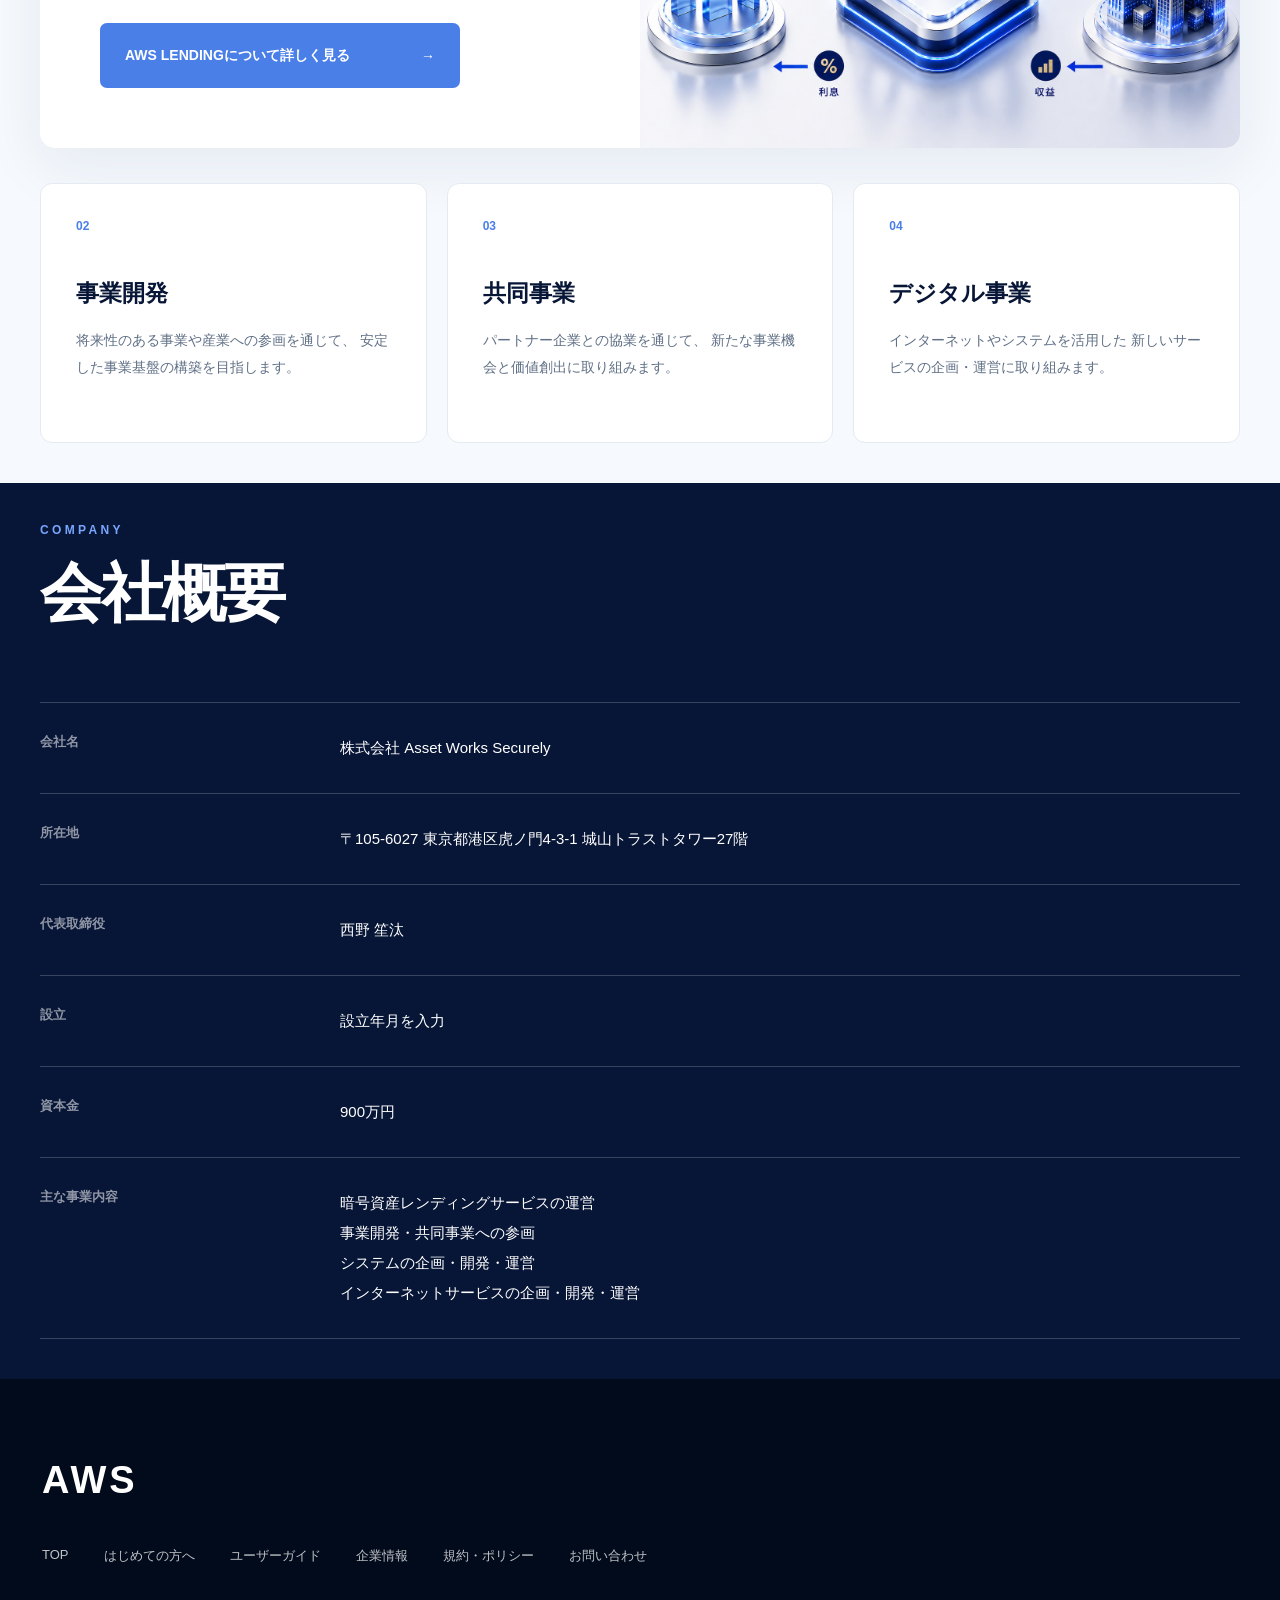
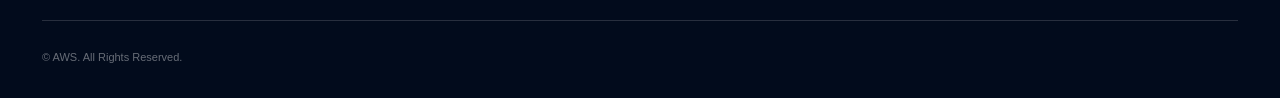
<file: overview.html>
﻿<!DOCTYPE html>
<html lang="ja">

<head>
  <meta charset="UTF-8">

  <meta name="viewport"
        content="width=device-width, initial-scale=1.0">

  <title>企業情報 | AWS LENDING</title>

  <meta name="description"
        content="AWSの企業情報、代表挨拶、ミッション・ビジョン・バリュー、基本方針、事業紹介、会社概要をご紹介します。">

  <link rel="stylesheet" href="css/style.css">
  <link rel="stylesheet" href="css/overview.css">
</head>


<body>


<!-- =========================
     HEADER
========================= -->

<header class="header">

  <div class="header-inner">

    <a href="index.html" class="logo">
      <img src="images/logo.png" alt="AWS LENDING">
    </a>


    <nav class="nav" id="nav">

      <a href="services.html">
        はじめての方へ
      </a>

      <a href="user-guide.html">
        ユーザーガイド
      </a>

      <a href="overview.html">
        企業情報
      </a>

      <a href="policies.html">
        規約・ポリシー
      </a>

    </nav>


    <div class="header-actions">

      <a href="login.html" class="login-btn">
        ログイン
      </a>

      <a href="signup.html" class="start-btn">
        今すぐ始める
      </a>

    </div>


    <button class="menu-toggle"
            id="menuToggle"
            aria-label="メニューを開く">

      <span></span>
      <span></span>
      <span></span>

    </button>

  </div>

</header>

<div class="mobile-menu" id="mobileMenu">

  <div class="mobile-menu-head">

    <a href="index.html" class="mobile-menu-logo">
      <img src="images/logo.png" alt="AWS LENDING">
    </a>

    <button
      type="button"
      class="mobile-menu-close"
      id="menuClose"
      aria-label="メニューを閉じる"
    >
      ×
    </button>

  </div>


  <div class="mobile-menu-actions">

    <a href="login.html" class="mobile-login-btn">
      ログイン
      <span>›</span>
    </a>

    <a href="signup.html" class="mobile-start-btn">
      今すぐ始める
      <span>›</span>
    </a>

  </div>


  <div class="mobile-menu-grid">

    <a href="services.html">
      <img src="images/beginner.png" alt="" class="mobile-menu-icon-img">
      <strong>はじめての方へ</strong>
    </a>

    <a href="user-guide.html">
      <img src="images/guide.png" alt="" class="mobile-menu-icon-img">
      <strong>ユーザーガイド</strong>
    </a>

    <a href="overview.html">
      <img src="images/company.png" alt="" class="mobile-menu-icon-img">
      <strong>企業情報</strong>
    </a>

    <a href="policies.html">
      <img src="images/policy.png" alt="" class="mobile-menu-icon-img">
      <strong>規約・ポリシー</strong>
    </a>

  </div>

</div>

<main>


<!-- =========================
     HERO
========================= -->

<section class="overview-hero">

  <div class="overview-container">

    <p class="overview-eyebrow">
      COMPANY
    </p>

    <h1>
      企業情報
    </h1>

    <div class="overview-hero-message">

      <h2>
        信頼を、<br>
        未来の価値へ。
      </h2>

      <div class="overview-hero-copy">

        <h3>
          暗号資産の可能性を、<br class="sp-br">
          新たな価値につなげる。
        </h3>

        <p>
          AWSは、お客様から暗号資産を借り受け、
          その資産をさまざまな事業活動に活用し、
          契約条件に基づいて元本と利息を返還する
          暗号資産レンディングサービスを提供しています。
        </p>

        <p>
          私たちは、透明性ある事業運営と
          誠実な契約履行を大切にしながら、
          暗号資産が持つ可能性を、
          持続的な事業価値へとつなげていきます。
        </p>

      </div>

    </div>


    <nav class="overview-anchor-nav">

      <a href="#message">
        代表挨拶
        <span>↓</span>
      </a>

      <a href="#mvv">
        ミッション・ビジョン・バリュー
        <span>↓</span>
      </a>

      <a href="#policy">
        基本方針
        <span>↓</span>
      </a>

      <a href="#business">
        事業紹介
        <span>↓</span>
      </a>

      <a href="#company">
        会社概要
        <span>↓</span>
      </a>

    </nav>

  </div>

</section>



<!-- =========================
     MESSAGE
========================= -->

<section class="overview-section"
         id="message">

  <div class="overview-container">

    <div class="overview-section-head">

      <p class="overview-eyebrow">
        MESSAGE
      </p>

      <h2>
        代表挨拶
      </h2>

    </div>


    <div class="message-layout">

      <div class="message-visual">

        <div class="message-placeholder">

          <span>
            AWS
          </span>

        </div>

      </div>


      <div class="message-content">

        <h3>
          誠実に、正直に。<br>
          信頼される企業であり続けるために。
        </h3>

        <p>
          AWSは、暗号資産という新しい価値の可能性と向き合いながら、
          お客様との信頼関係を何よりも大切にしています。
        </p>

        <p>
          私たちが提供するAWS LENDINGは、
          お客様から暗号資産を借り受け、
          当社がその資産を事業活動に活用する一方で、
          契約条件に基づいて元本と利息を返還するサービスです。
        </p>

        <p>
          お客様から大切な資産をお借りする以上、
          私たちに求められるものは利率だけではありません。
          契約を誠実に履行する姿勢、
          情報を分かりやすく伝えること、
          そして責任ある事業運営を継続することが、
          信頼の基盤になると考えています。
        </p>

        <p>
          これからもAWSは、
          お客様との約束に誠実であり、
          長期的に選ばれる企業を目指してまいります。
        </p>


        <div class="message-sign">

          <span>
            代表取締役
          </span>

          <strong>
            西野 笙汰
          </strong>

        </div>

      </div>

    </div>

  </div>

</section>



<!-- =========================
     MVV
========================= -->

<section class="overview-section overview-gray"
         id="mvv">

  <div class="overview-container">

    <div class="overview-section-head">

      <p class="overview-eyebrow">
        MISSION / VISION / VALUE
      </p>

      <h2>
        ミッション・ビジョン・<br class="sp-br">
        バリュー
      </h2>

    </div>


    <div class="mvv-list">


      <article class="mvv-item">

        <p class="mvv-label">
          MISSION
        </p>

        <div class="mvv-body">

          <h3>
            信頼を起点に、<br>
            価値ある事業をつくる。
          </h3>

          <p>
            お客様との契約に基づく責任を誠実に果たし、
            暗号資産の可能性を
            社会に必要とされる事業価値へとつなげていきます。
          </p>

        </div>

      </article>


      <article class="mvv-item">

        <p class="mvv-label">
          VISION
        </p>

        <div class="mvv-body">

          <h3>
            暗号資産を活用する、<br>
            新しい資産運用のかたちへ。
          </h3>

          <p>
            暗号資産を単なる保有資産としてではなく、
            新たな価値を生み出すための
            選択肢のひとつとして社会に広げていきます。
          </p>

        </div>

      </article>


      <article class="mvv-item">

        <p class="mvv-label">
          VALUE
        </p>

        <div class="mvv-body">

          <div class="value-list">

            <div class="value-item">

              <span>
                01
              </span>

              <div>

                <h4>
                  誠実に向き合う
                </h4>

                <p>
                  お客様との契約や日々の業務に対し、
                  常に誠実な姿勢を貫きます。
                </p>

              </div>

            </div>


            <div class="value-item">

              <span>
                02
              </span>

              <div>

                <h4>
                  透明性を大切にする
                </h4>

                <p>
                  必要な情報を分かりやすく伝え、
                  信頼できる関係を築きます。
                </p>

              </div>

            </div>


            <div class="value-item">

              <span>
                03
              </span>

              <div>

                <h4>
                  安全性を高め続ける
                </h4>

                <p>
                  情報管理や業務体制を継続的に改善し、
                  安心できるサービス運営を目指します。
                </p>

              </div>

            </div>


            <div class="value-item">

              <span>
                04
              </span>

              <div>

                <h4>
                  責任を明確にする
                </h4>

                <p>
                  契約とルールに基づいた
                  責任ある事業活動を行います。
                </p>

              </div>

            </div>


            <div class="value-item">

              <span>
                05
              </span>

              <div>

                <h4>
                  価値を未来へつなぐ
                </h4>

                <p>
                  事業活動から生まれた価値を、
                  新たな成長へと循環させます。
                </p>

              </div>

            </div>

          </div>

        </div>

      </article>


    </div>

  </div>

</section>



<!-- =========================
     POLICY
========================= -->

<section class="overview-section"
         id="policy">

  <div class="overview-container">

    <div class="overview-section-head">

      <p class="overview-eyebrow">
        OUR POLICY
      </p>

      <h2>
        基本方針
      </h2>

    </div>


    <div class="policy-grid">

      <a href="#" class="policy-card">
        <span>01</span>
        <p>法令遵守に関する基本方針</p>
        <strong>→</strong>
      </a>

      <a href="#" class="policy-card">
        <span>02</span>
        <p>情報セキュリティに関する基本方針</p>
        <strong>→</strong>
      </a>

      <a href="#" class="policy-card">
        <span>03</span>
        <p>システムリスク管理に関する基本方針</p>
        <strong>→</strong>
      </a>

      <a href="#" class="policy-card">
        <span>04</span>
        <p>顧客対応に関する基本方針</p>
        <strong>→</strong>
      </a>

      <a href="#" class="policy-card">
        <span>05</span>
        <p>反社会的勢力排除に関する基本方針</p>
        <strong>→</strong>
      </a>

      <a href="#" class="policy-card">
        <span>06</span>
        <p>マネー・ロンダリング等防止に関する基本方針</p>
        <strong>→</strong>
      </a>

    </div>

  </div>

</section>



<!-- =========================
     BUSINESS
========================= -->

<section class="overview-section overview-gray"
         id="business">

  <div class="overview-container">

    <div class="overview-section-head">

      <p class="overview-eyebrow">
        BUSINESS
      </p>

      <h2>
        事業紹介
      </h2>

    </div>


    <article class="business-main">

      <div class="business-main-copy">

        <p class="business-number">
          01
        </p>

        <h3>
          暗号資産レンディング事業<br>
          AWS LENDING
        </h3>

        <p>
          AWS LENDINGは、
          お客様から暗号資産を借り受け、
          当社が事業活動に活用し、
          契約条件に応じた利息とともに
          元本を返還するレンディングサービスです。
        </p>

        <p>
          シンプルで分かりやすい仕組みと、
          誠実な事業運営を通じて、
          お客様に新しい資産活用の選択肢を提供します。
        </p>

        <a href="index.html"
           class="overview-button">

          AWS LENDINGについて詳しく見る

          <span>
            →
          </span>

        </a>

      </div>


      <div class="business-main-visual">

        <img src="images/lending-flow.jpg"
             alt="AWS LENDING">

      </div>

    </article>


    <div class="business-sub-grid">

      <article class="business-sub-card">

        <span>
          02
        </span>

        <h3>
          事業開発
        </h3>

        <p>
          将来性のある事業や産業への参画を通じて、
          安定した事業基盤の構築を目指します。
        </p>

      </article>


      <article class="business-sub-card">

        <span>
          03
        </span>

        <h3>
          共同事業
        </h3>

        <p>
          パートナー企業との協業を通じて、
          新たな事業機会と価値創出に取り組みます。
        </p>

      </article>


      <article class="business-sub-card">

        <span>
          04
        </span>

        <h3>
          デジタル事業
        </h3>

        <p>
          インターネットやシステムを活用した
          新しいサービスの企画・運営に取り組みます。
        </p>

      </article>

    </div>

  </div>

</section>



<!-- =========================
     COMPANY
========================= -->

<section class="overview-section overview-company"
         id="company">

  <div class="overview-container">

    <div class="overview-section-head">

      <p class="overview-eyebrow">
        COMPANY
      </p>

      <h2>
        会社概要
      </h2>

    </div>


    <dl class="company-table">

      <div>

        <dt>
          会社名
        </dt>

        <dd>
          株式会社 Asset Works Securely
        </dd>

      </div>


      <div>

        <dt>
          所在地
        </dt>

        <dd>
          〒105-6027 東京都港区虎ノ門4-3-1 城山トラストタワー27階
        </dd>

      </div>


      <div>

        <dt>
          代表取締役
        </dt>

        <dd>
          西野 笙汰
        </dd>

      </div>


      <div>

        <dt>
          設立
        </dt>

        <dd>
          設立年月を入力
        </dd>

      </div>


      <div>

        <dt>
          資本金
        </dt>

        <dd>
          900万円
        </dd>

      </div>


      <div>

        <dt>
          主な事業内容
        </dt>

        <dd>
          暗号資産レンディングサービスの運営<br>
          事業開発・共同事業への参画<br>
          システムの企画・開発・運営<br>
          インターネットサービスの企画・開発・運営
        </dd>

      </div>

    </dl>

  </div>

</section>


</main>



<!-- =========================
     FOOTER
========================= -->

<footer class="footer">

  <div class="footer-inner">

    <div class="footer-logo">
      AWS
    </div>

    <div class="footer-links">

      <a href="index.html">
        TOP
      </a>

      <a href="services.html">
        はじめての方へ
      </a>

      <a href="user-guide.html">
        ユーザーガイド
      </a>

      <a href="overview.html">
        企業情報
      </a>

      <a href="policies.html">
        規約・ポリシー
      </a>

      <a href="contact.html">
        お問い合わせ
      </a>

    </div>

    <p class="copyright">
      © AWS. All Rights Reserved.
    </p>

  </div>

</footer>



<script src="js/script.js"></script>


</body>
</html>
</file>
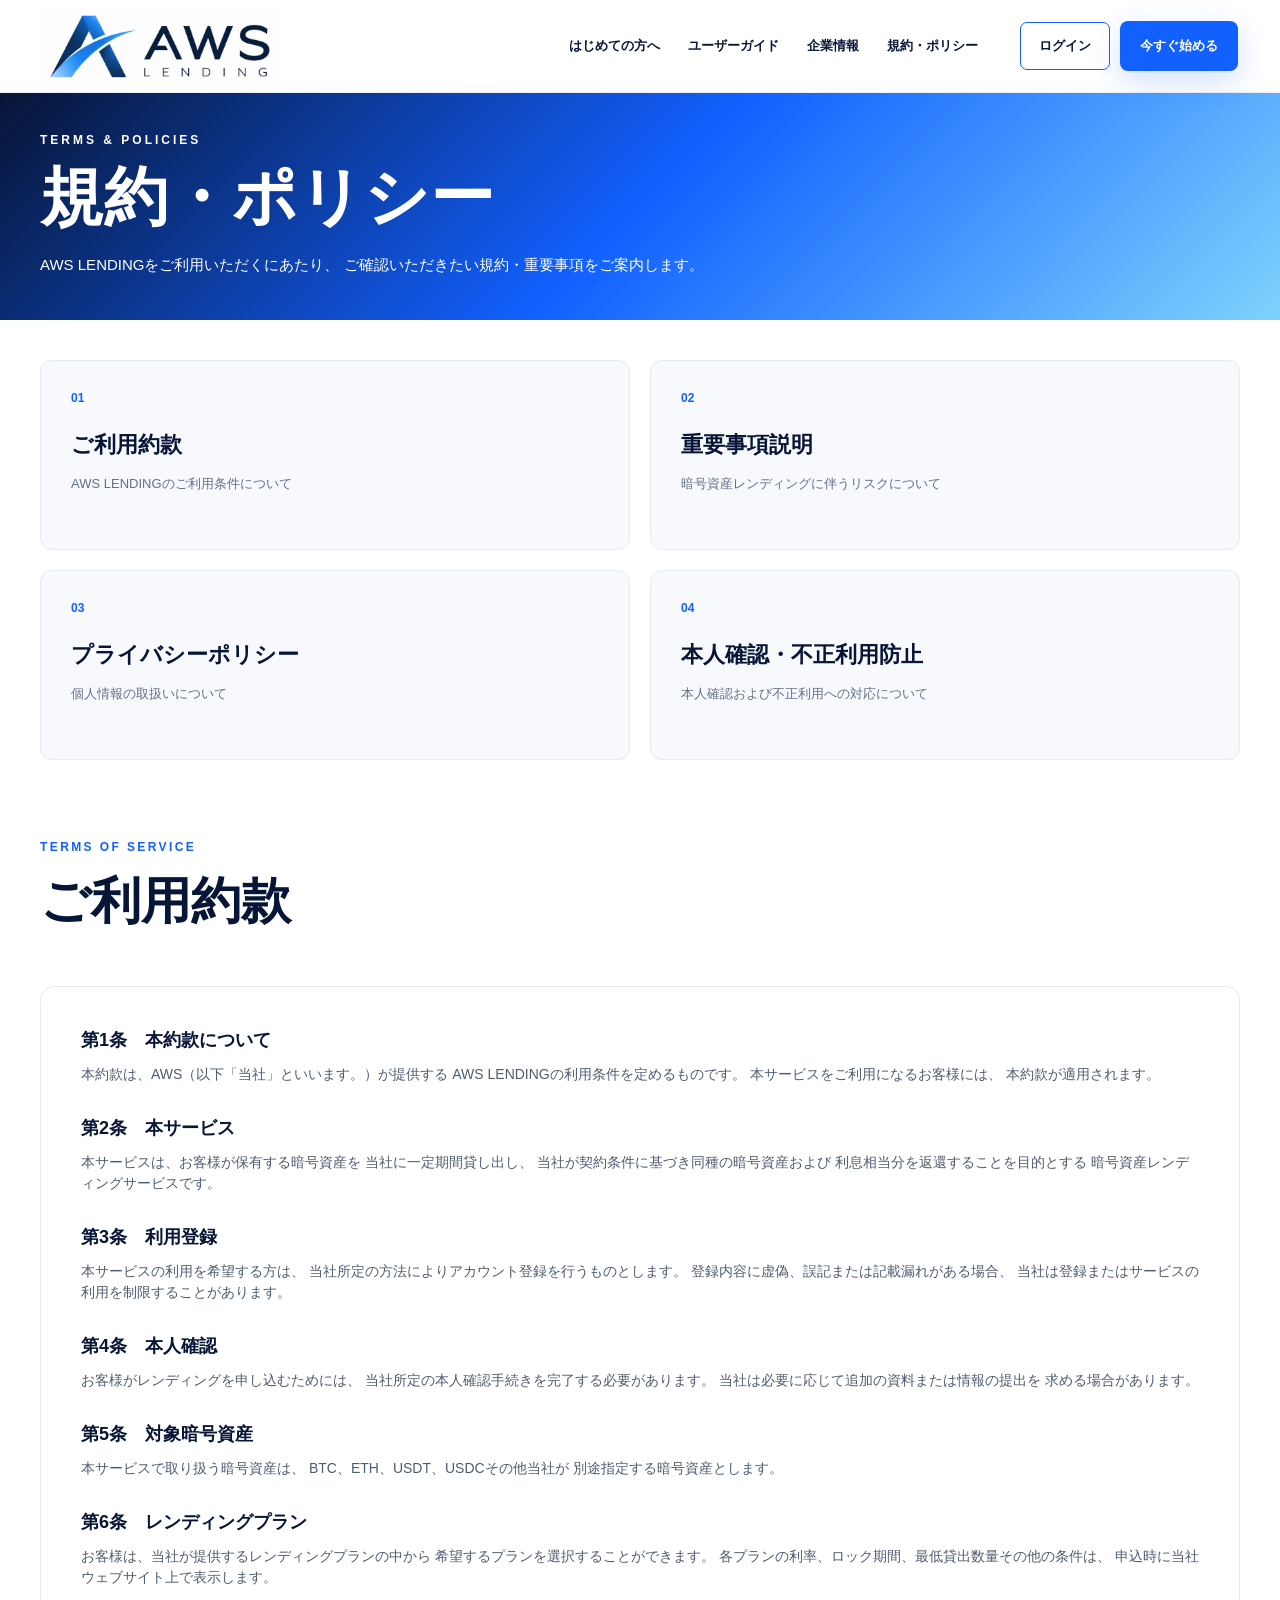
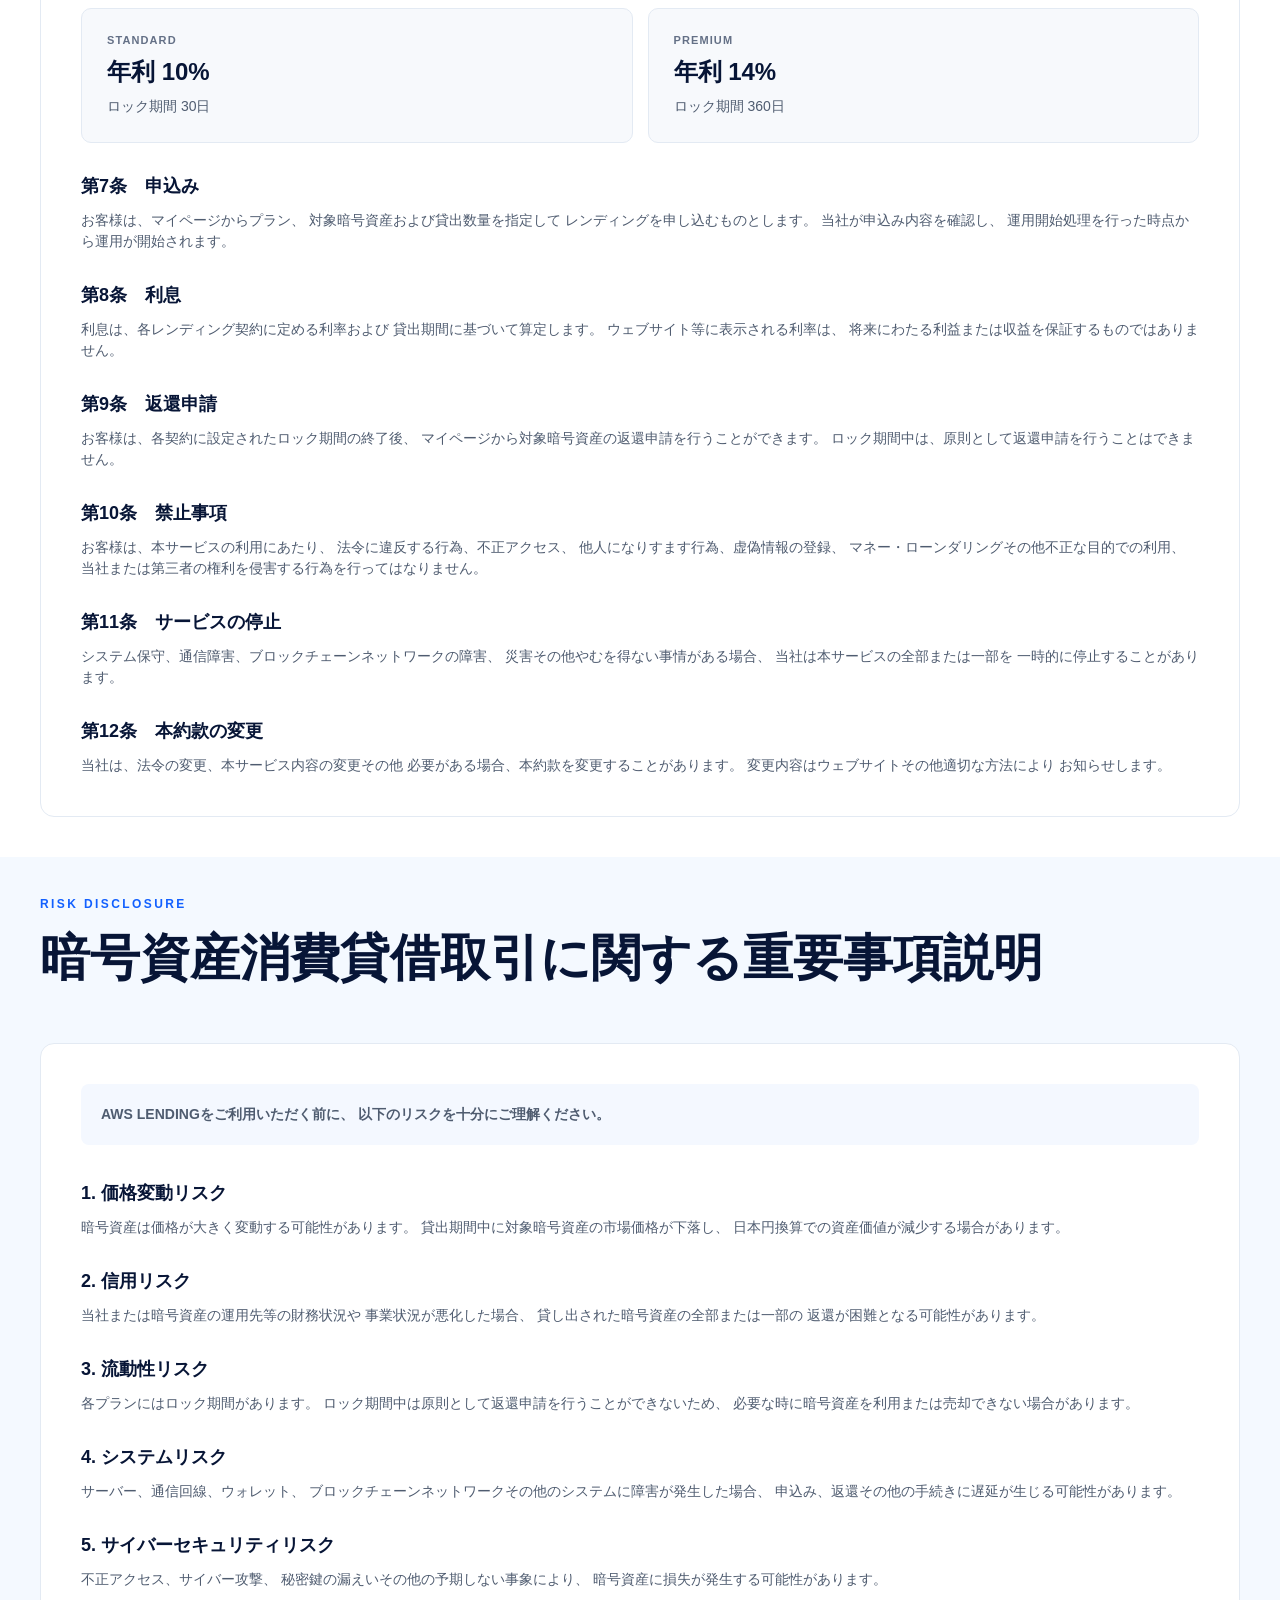
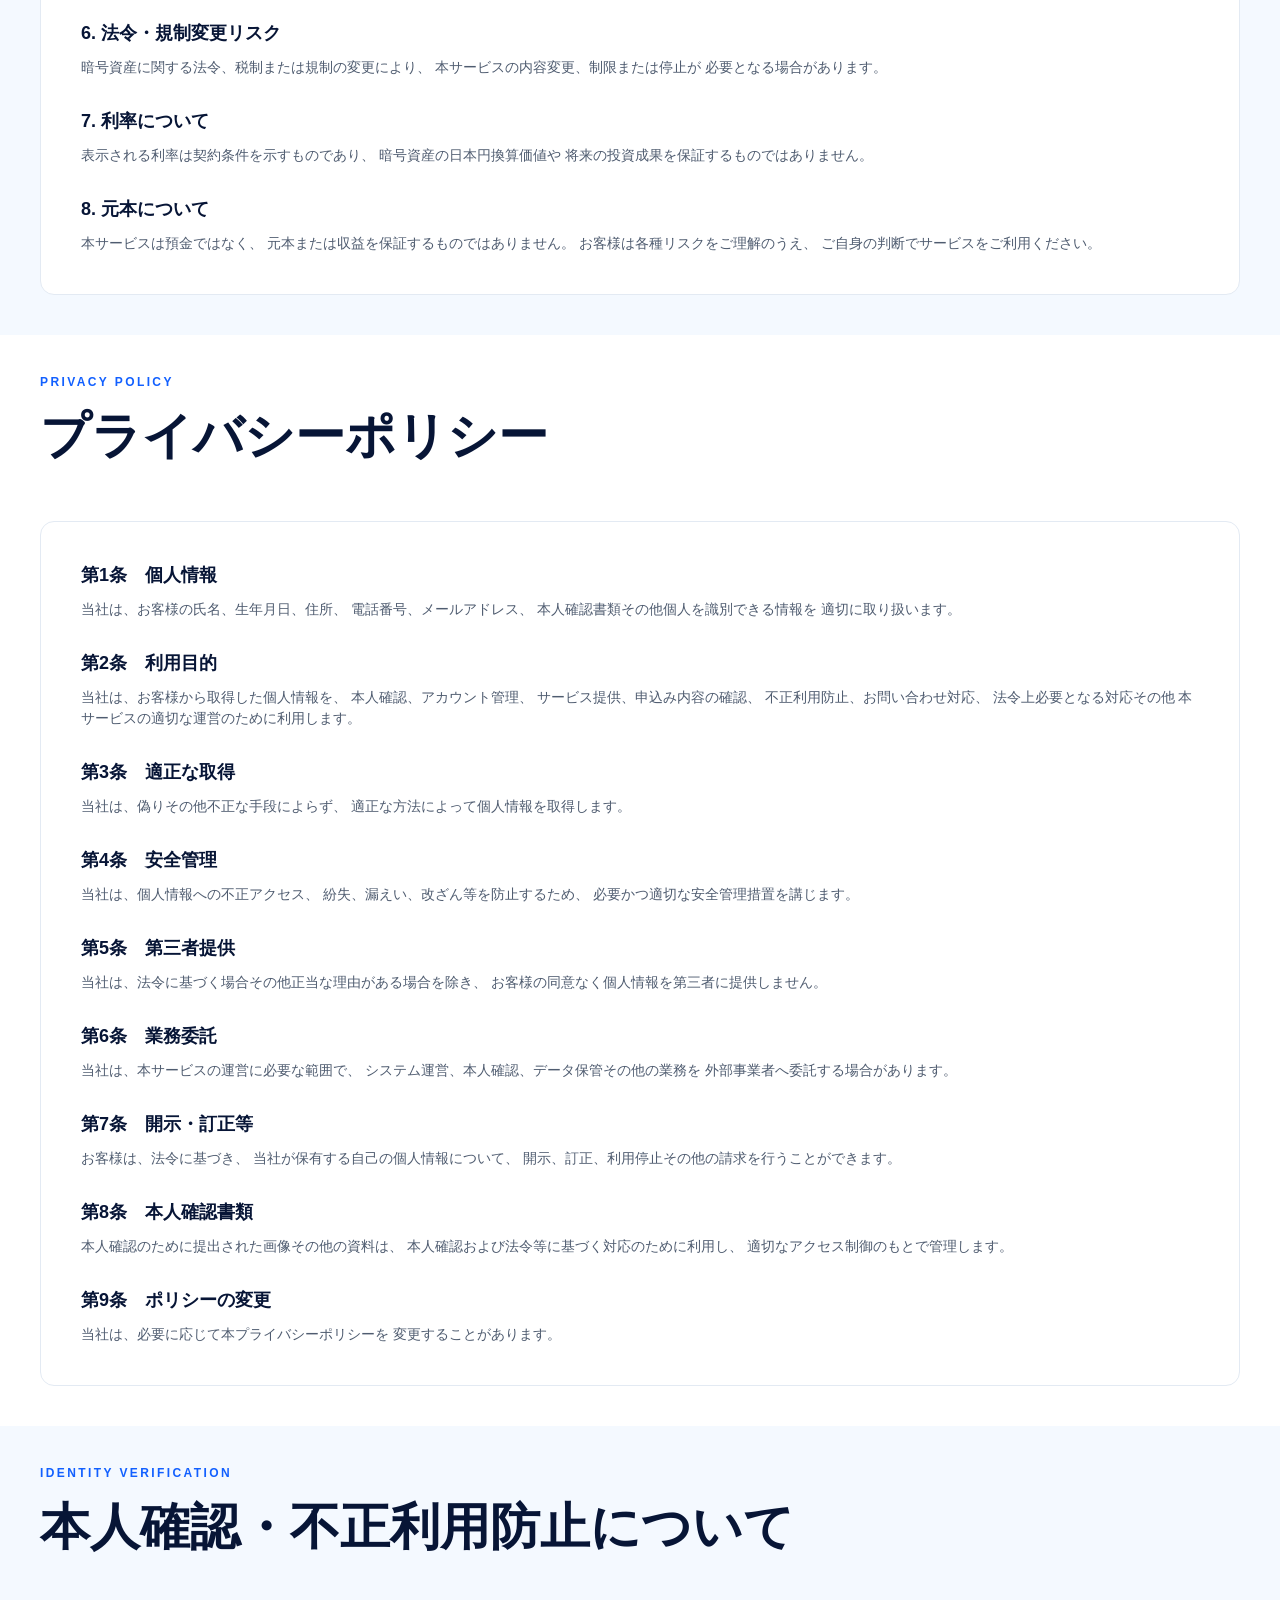
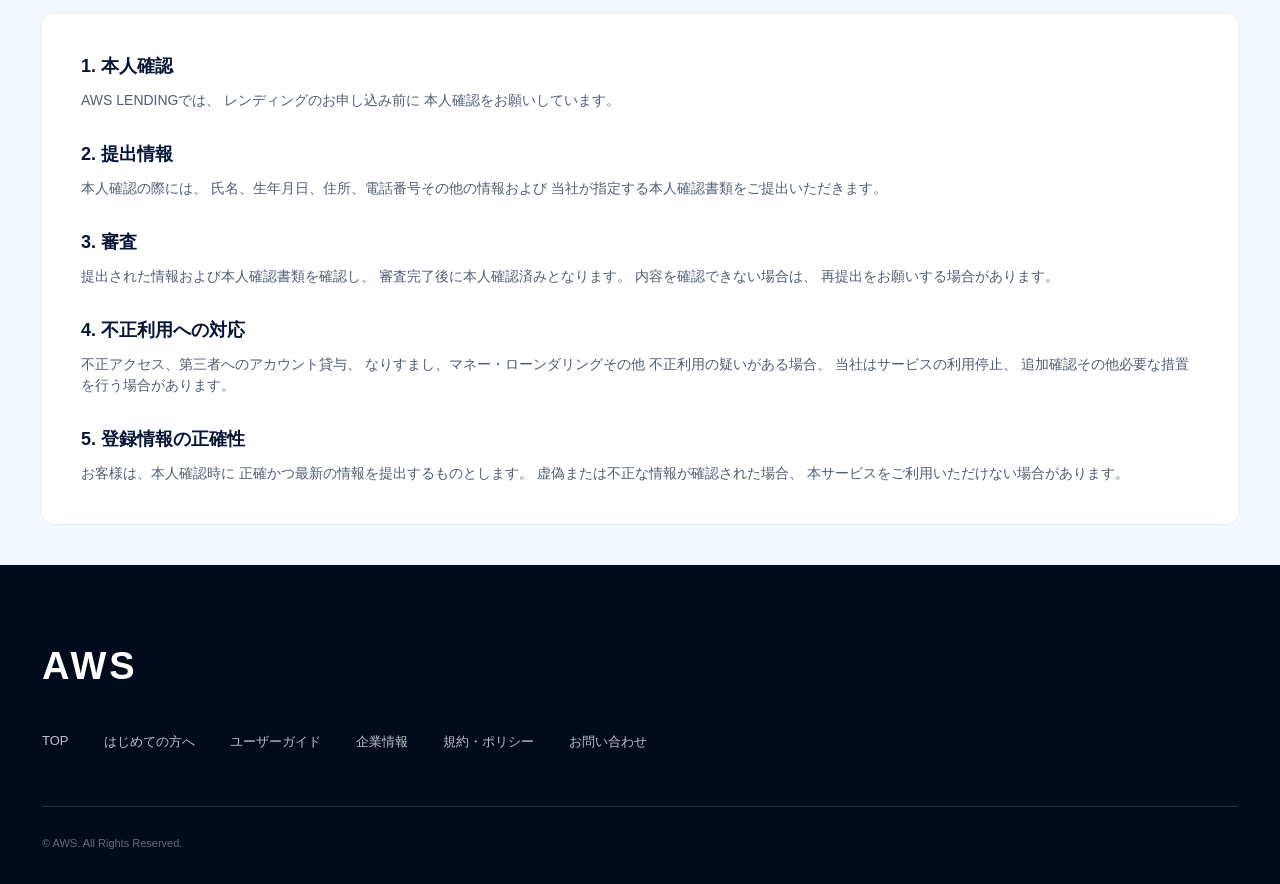
<file: policies.html>
﻿<!DOCTYPE html>
<html lang="ja">

<head>

  <meta charset="UTF-8">

  <meta
    name="viewport"
    content="width=device-width, initial-scale=1.0"
  >

  <title>
    規約・ポリシー | AWS LENDING
  </title>

  <link
    rel="stylesheet"
    href="css/style.css"
  >

  <link
    rel="stylesheet"
    href="css/policies.css"
  >

</head>


<body>


<!-- =========================
     HEADER
========================= -->

<header class="header">

  <div class="header-inner">

    <a
      href="index.html"
      class="logo"
    >
      <img
        src="images/logo.png"
        alt="AWS LENDING"
      >
    </a>


    <nav
      class="nav"
      id="nav"
    >

      <a href="services.html">
        はじめての方へ
      </a>

      <a href="user-guide.html">
        ユーザーガイド
      </a>

      <a href="overview.html">
        企業情報
      </a>

      <a href="policies.html">
        規約・ポリシー
      </a>

    </nav>


    <div class="header-actions">

      <a
        href="login.html"
        class="login-btn"
      >
        ログイン
      </a>

      <a
        href="signup.html"
        class="start-btn"
      >
        今すぐ始める
      </a>

    </div>


    <button
      class="menu-toggle"
      id="menuToggle"
      aria-label="メニューを開く"
    >
      <span></span>
      <span></span>
      <span></span>
    </button>

  </div>

</header>


<!-- =========================
     MOBILE MENU
========================= -->

<div
  class="mobile-menu"
  id="mobileMenu"
>

  <div class="mobile-menu-head">

    <a
      href="index.html"
      class="mobile-menu-logo"
    >
      <img
        src="images/logo.png"
        alt="AWS LENDING"
      >
    </a>


    <button
      type="button"
      class="mobile-menu-close"
      id="menuClose"
      aria-label="メニューを閉じる"
    >
      ×
    </button>

  </div>


  <div class="mobile-menu-actions">

    <a
      href="login.html"
      class="mobile-login-btn"
    >
      ログイン
      <span>›</span>
    </a>

    <a
      href="signup.html"
      class="mobile-start-btn"
    >
      今すぐ始める
      <span>›</span>
    </a>

  </div>


  <div class="mobile-menu-grid">

    <a href="services.html">

      <img
        src="images/beginner.png"
        alt=""
        class="mobile-menu-icon-img"
      >

      <strong>
        はじめての方へ
      </strong>

    </a>


    <a href="user-guide.html">

      <img
        src="images/guide.png"
        alt=""
        class="mobile-menu-icon-img"
      >

      <strong>
        ユーザーガイド
      </strong>

    </a>


    <a href="overview.html">

      <img
        src="images/company.png"
        alt=""
        class="mobile-menu-icon-img"
      >

      <strong>
        企業情報
      </strong>

    </a>


    <a href="policies.html">

      <img
        src="images/policy.png"
        alt=""
        class="mobile-menu-icon-img"
      >

      <strong>
        規約・ポリシー
      </strong>

    </a>

  </div>

</div>


<main>


<!-- =========================
     HERO
========================= -->

<section class="policy-hero">

  <div class="policy-hero-inner">

    <p>
      TERMS & POLICIES
    </p>

    <h1>
      規約・ポリシー
    </h1>

    <span>
      AWS LENDINGをご利用いただくにあたり、
      ご確認いただきたい規約・重要事項をご案内します。
    </span>

  </div>

</section>


<!-- =========================
     MENU
========================= -->

<section class="policy-menu-section">

  <div class="policy-container">

    <div class="policy-menu-grid">


      <a
        href="#terms"
        class="policy-menu-card"
      >

        <span>
          01
        </span>

        <h2>
          ご利用約款
        </h2>

        <p>
          AWS LENDINGのご利用条件について
        </p>

      </a>


      <a
        href="#risk"
        class="policy-menu-card"
      >

        <span>
          02
        </span>

        <h2>
          重要事項説明
        </h2>

        <p>
          暗号資産レンディングに伴うリスクについて
        </p>

      </a>


      <a
        href="#privacy"
        class="policy-menu-card"
      >

        <span>
          03
        </span>

        <h2>
          プライバシーポリシー
        </h2>

        <p>
          個人情報の取扱いについて
        </p>

      </a>


      <a
        href="#kyc-policy"
        class="policy-menu-card"
      >

        <span>
          04
        </span>

        <h2>
          本人確認・不正利用防止
        </h2>

        <p>
          本人確認および不正利用への対応について
        </p>

      </a>


    </div>

  </div>

</section>


<!-- =========================
     利用約款
========================= -->

<section
  class="policy-content-section"
  id="terms"
>

  <div class="policy-container">

    <div class="policy-title">

      <p>
        TERMS OF SERVICE
      </p>

      <h2>
        ご利用約款
      </h2>

    </div>


    <div class="policy-document">


      <h3>
        第1条　本約款について
      </h3>

      <p>
        本約款は、AWS（以下「当社」といいます。）が提供する
        AWS LENDINGの利用条件を定めるものです。
        本サービスをご利用になるお客様には、
        本約款が適用されます。
      </p>


      <h3>
        第2条　本サービス
      </h3>

      <p>
        本サービスは、お客様が保有する暗号資産を
        当社に一定期間貸し出し、
        当社が契約条件に基づき同種の暗号資産および
        利息相当分を返還することを目的とする
        暗号資産レンディングサービスです。
      </p>


      <h3>
        第3条　利用登録
      </h3>

      <p>
        本サービスの利用を希望する方は、
        当社所定の方法によりアカウント登録を行うものとします。
        登録内容に虚偽、誤記または記載漏れがある場合、
        当社は登録またはサービスの利用を制限することがあります。
      </p>


      <h3>
        第4条　本人確認
      </h3>

      <p>
        お客様がレンディングを申し込むためには、
        当社所定の本人確認手続きを完了する必要があります。
        当社は必要に応じて追加の資料または情報の提出を
        求める場合があります。
      </p>


      <h3>
        第5条　対象暗号資産
      </h3>

      <p>
        本サービスで取り扱う暗号資産は、
        BTC、ETH、USDT、USDCその他当社が
        別途指定する暗号資産とします。
      </p>


      <h3>
        第6条　レンディングプラン
      </h3>

      <p>
        お客様は、当社が提供するレンディングプランの中から
        希望するプランを選択することができます。
        各プランの利率、ロック期間、最低貸出数量その他の条件は、
        申込時に当社ウェブサイト上で表示します。
      </p>


      <div class="policy-plan-table">

        <div>
          <span>
            STANDARD
          </span>

          <strong>
            年利 10%
          </strong>

          <p>
            ロック期間 30日
          </p>
        </div>


        <div>
          <span>
            PREMIUM
          </span>

          <strong>
            年利 14%
          </strong>

          <p>
            ロック期間 360日
          </p>
        </div>

      </div>


      <h3>
        第7条　申込み
      </h3>

      <p>
        お客様は、マイページからプラン、
        対象暗号資産および貸出数量を指定して
        レンディングを申し込むものとします。
        当社が申込み内容を確認し、
        運用開始処理を行った時点から運用が開始されます。
      </p>


      <h3>
        第8条　利息
      </h3>

      <p>
        利息は、各レンディング契約に定める利率および
        貸出期間に基づいて算定します。
        ウェブサイト等に表示される利率は、
        将来にわたる利益または収益を保証するものではありません。
      </p>


      <h3>
        第9条　返還申請
      </h3>

      <p>
        お客様は、各契約に設定されたロック期間の終了後、
        マイページから対象暗号資産の返還申請を行うことができます。
        ロック期間中は、原則として返還申請を行うことはできません。
      </p>


      <h3>
        第10条　禁止事項
      </h3>

      <p>
        お客様は、本サービスの利用にあたり、
        法令に違反する行為、不正アクセス、
        他人になりすます行為、虚偽情報の登録、
        マネー・ローンダリングその他不正な目的での利用、
        当社または第三者の権利を侵害する行為を行ってはなりません。
      </p>


      <h3>
        第11条　サービスの停止
      </h3>

      <p>
        システム保守、通信障害、ブロックチェーンネットワークの障害、
        災害その他やむを得ない事情がある場合、
        当社は本サービスの全部または一部を
        一時的に停止することがあります。
      </p>


      <h3>
        第12条　本約款の変更
      </h3>

      <p>
        当社は、法令の変更、本サービス内容の変更その他
        必要がある場合、本約款を変更することがあります。
        変更内容はウェブサイトその他適切な方法により
        お知らせします。
      </p>


    </div>

  </div>

</section>


<!-- =========================
     リスク
========================= -->

<section
  class="policy-content-section policy-gray"
  id="risk"
>

  <div class="policy-container">

    <div class="policy-title">

      <p>
        RISK DISCLOSURE
      </p>

      <h2>
        暗号資産消費貸借取引に関する重要事項説明
      </h2>

    </div>


    <div class="policy-document">

      <p class="policy-lead">
        AWS LENDINGをご利用いただく前に、
        以下のリスクを十分にご理解ください。
      </p>


      <h3>
        1. 価格変動リスク
      </h3>

      <p>
        暗号資産は価格が大きく変動する可能性があります。
        貸出期間中に対象暗号資産の市場価格が下落し、
        日本円換算での資産価値が減少する場合があります。
      </p>


      <h3>
        2. 信用リスク
      </h3>

      <p>
        当社または暗号資産の運用先等の財務状況や
        事業状況が悪化した場合、
        貸し出された暗号資産の全部または一部の
        返還が困難となる可能性があります。
      </p>


      <h3>
        3. 流動性リスク
      </h3>

      <p>
        各プランにはロック期間があります。
        ロック期間中は原則として返還申請を行うことができないため、
        必要な時に暗号資産を利用または売却できない場合があります。
      </p>


      <h3>
        4. システムリスク
      </h3>

      <p>
        サーバー、通信回線、ウォレット、
        ブロックチェーンネットワークその他のシステムに障害が発生した場合、
        申込み、返還その他の手続きに遅延が生じる可能性があります。
      </p>


      <h3>
        5. サイバーセキュリティリスク
      </h3>

      <p>
        不正アクセス、サイバー攻撃、
        秘密鍵の漏えいその他の予期しない事象により、
        暗号資産に損失が発生する可能性があります。
      </p>


      <h3>
        6. 法令・規制変更リスク
      </h3>

      <p>
        暗号資産に関する法令、税制または規制の変更により、
        本サービスの内容変更、制限または停止が
        必要となる場合があります。
      </p>


      <h3>
        7. 利率について
      </h3>

      <p>
        表示される利率は契約条件を示すものであり、
        暗号資産の日本円換算価値や
        将来の投資成果を保証するものではありません。
      </p>


      <h3>
        8. 元本について
      </h3>

      <p>
        本サービスは預金ではなく、
        元本または収益を保証するものではありません。
        お客様は各種リスクをご理解のうえ、
        ご自身の判断でサービスをご利用ください。
      </p>


    </div>

  </div>

</section>


<!-- =========================
     PRIVACY
========================= -->

<section
  class="policy-content-section"
  id="privacy"
>

  <div class="policy-container">

    <div class="policy-title">

      <p>
        PRIVACY POLICY
      </p>

      <h2>
        プライバシーポリシー
      </h2>

    </div>


    <div class="policy-document">


      <h3>
        第1条　個人情報
      </h3>

      <p>
        当社は、お客様の氏名、生年月日、住所、
        電話番号、メールアドレス、
        本人確認書類その他個人を識別できる情報を
        適切に取り扱います。
      </p>


      <h3>
        第2条　利用目的
      </h3>

      <p>
        当社は、お客様から取得した個人情報を、
        本人確認、アカウント管理、
        サービス提供、申込み内容の確認、
        不正利用防止、お問い合わせ対応、
        法令上必要となる対応その他
        本サービスの適切な運営のために利用します。
      </p>


      <h3>
        第3条　適正な取得
      </h3>

      <p>
        当社は、偽りその他不正な手段によらず、
        適正な方法によって個人情報を取得します。
      </p>


      <h3>
        第4条　安全管理
      </h3>

      <p>
        当社は、個人情報への不正アクセス、
        紛失、漏えい、改ざん等を防止するため、
        必要かつ適切な安全管理措置を講じます。
      </p>


      <h3>
        第5条　第三者提供
      </h3>

      <p>
        当社は、法令に基づく場合その他正当な理由がある場合を除き、
        お客様の同意なく個人情報を第三者に提供しません。
      </p>


      <h3>
        第6条　業務委託
      </h3>

      <p>
        当社は、本サービスの運営に必要な範囲で、
        システム運営、本人確認、データ保管その他の業務を
        外部事業者へ委託する場合があります。
      </p>


      <h3>
        第7条　開示・訂正等
      </h3>

      <p>
        お客様は、法令に基づき、
        当社が保有する自己の個人情報について、
        開示、訂正、利用停止その他の請求を行うことができます。
      </p>


      <h3>
        第8条　本人確認書類
      </h3>

      <p>
        本人確認のために提出された画像その他の資料は、
        本人確認および法令等に基づく対応のために利用し、
        適切なアクセス制御のもとで管理します。
      </p>


      <h3>
        第9条　ポリシーの変更
      </h3>

      <p>
        当社は、必要に応じて本プライバシーポリシーを
        変更することがあります。
      </p>


    </div>

  </div>

</section>


<!-- =========================
     KYC
========================= -->

<section
  class="policy-content-section policy-gray"
  id="kyc-policy"
>

  <div class="policy-container">

    <div class="policy-title">

      <p>
        IDENTITY VERIFICATION
      </p>

      <h2>
        本人確認・不正利用防止について
      </h2>

    </div>


    <div class="policy-document">


      <h3>
        1. 本人確認
      </h3>

      <p>
        AWS LENDINGでは、
        レンディングのお申し込み前に
        本人確認をお願いしています。
      </p>


      <h3>
        2. 提出情報
      </h3>

      <p>
        本人確認の際には、
        氏名、生年月日、住所、電話番号その他の情報および
        当社が指定する本人確認書類をご提出いただきます。
      </p>


      <h3>
        3. 審査
      </h3>

      <p>
        提出された情報および本人確認書類を確認し、
        審査完了後に本人確認済みとなります。
        内容を確認できない場合は、
        再提出をお願いする場合があります。
      </p>


      <h3>
        4. 不正利用への対応
      </h3>

      <p>
        不正アクセス、第三者へのアカウント貸与、
        なりすまし、マネー・ローンダリングその他
        不正利用の疑いがある場合、
        当社はサービスの利用停止、
        追加確認その他必要な措置を行う場合があります。
      </p>


      <h3>
        5. 登録情報の正確性
      </h3>

      <p>
        お客様は、本人確認時に
        正確かつ最新の情報を提出するものとします。
        虚偽または不正な情報が確認された場合、
        本サービスをご利用いただけない場合があります。
      </p>


    </div>

  </div>

</section>


</main>

<footer class="footer">

  <div class="footer-inner">

    <div class="footer-logo">
      AWS
    </div>

    <div class="footer-links">

      <a href="index.html">
        TOP
      </a>

      <a href="services.html">
        はじめての方へ
      </a>

      <a href="user-guide.html">
        ユーザーガイド
      </a>

      <a href="overview.html">
        企業情報
      </a>

      <a href="policies.html">
        規約・ポリシー
      </a>

      <a href="contact.html">
        お問い合わせ
      </a>

    </div>

    <p class="copyright">
      © AWS. All Rights Reserved.
    </p>

  </div>

</footer>

<script src="js/script.js"></script>

</body>
</html>
</file>
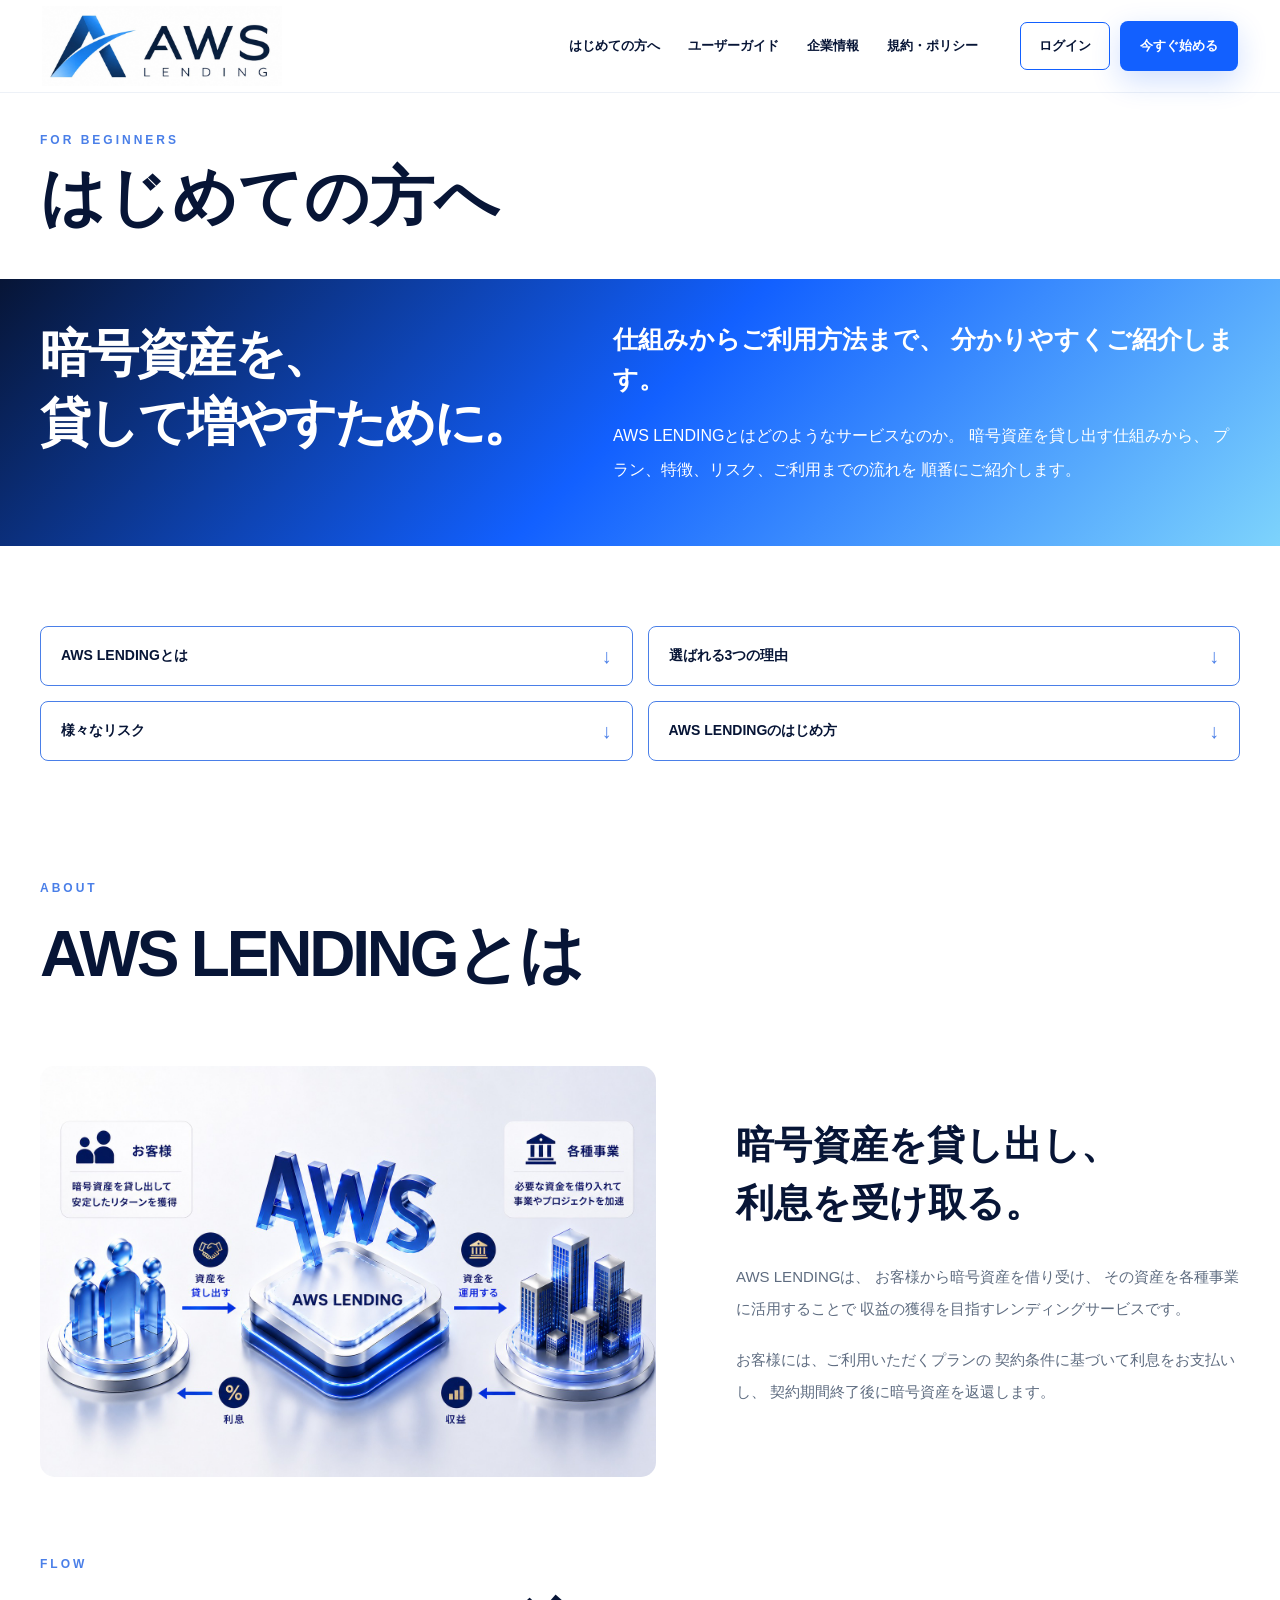
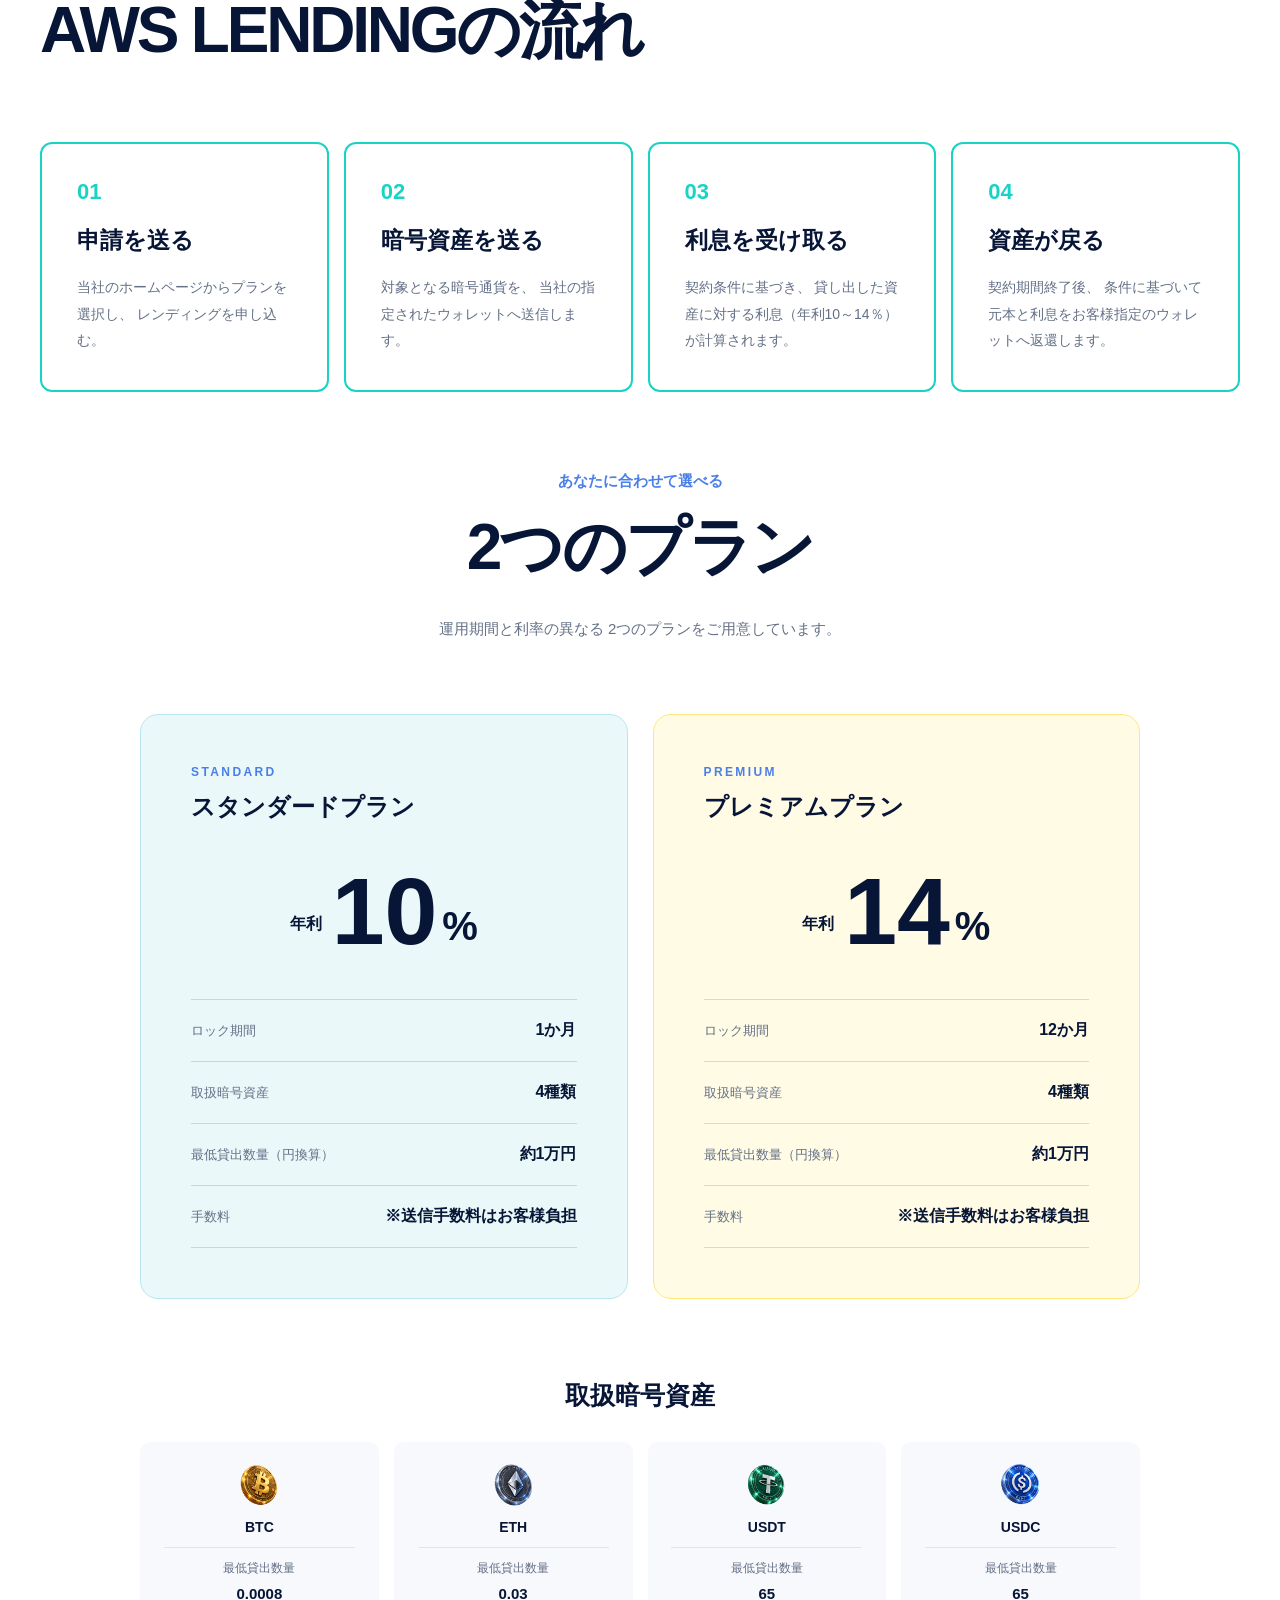
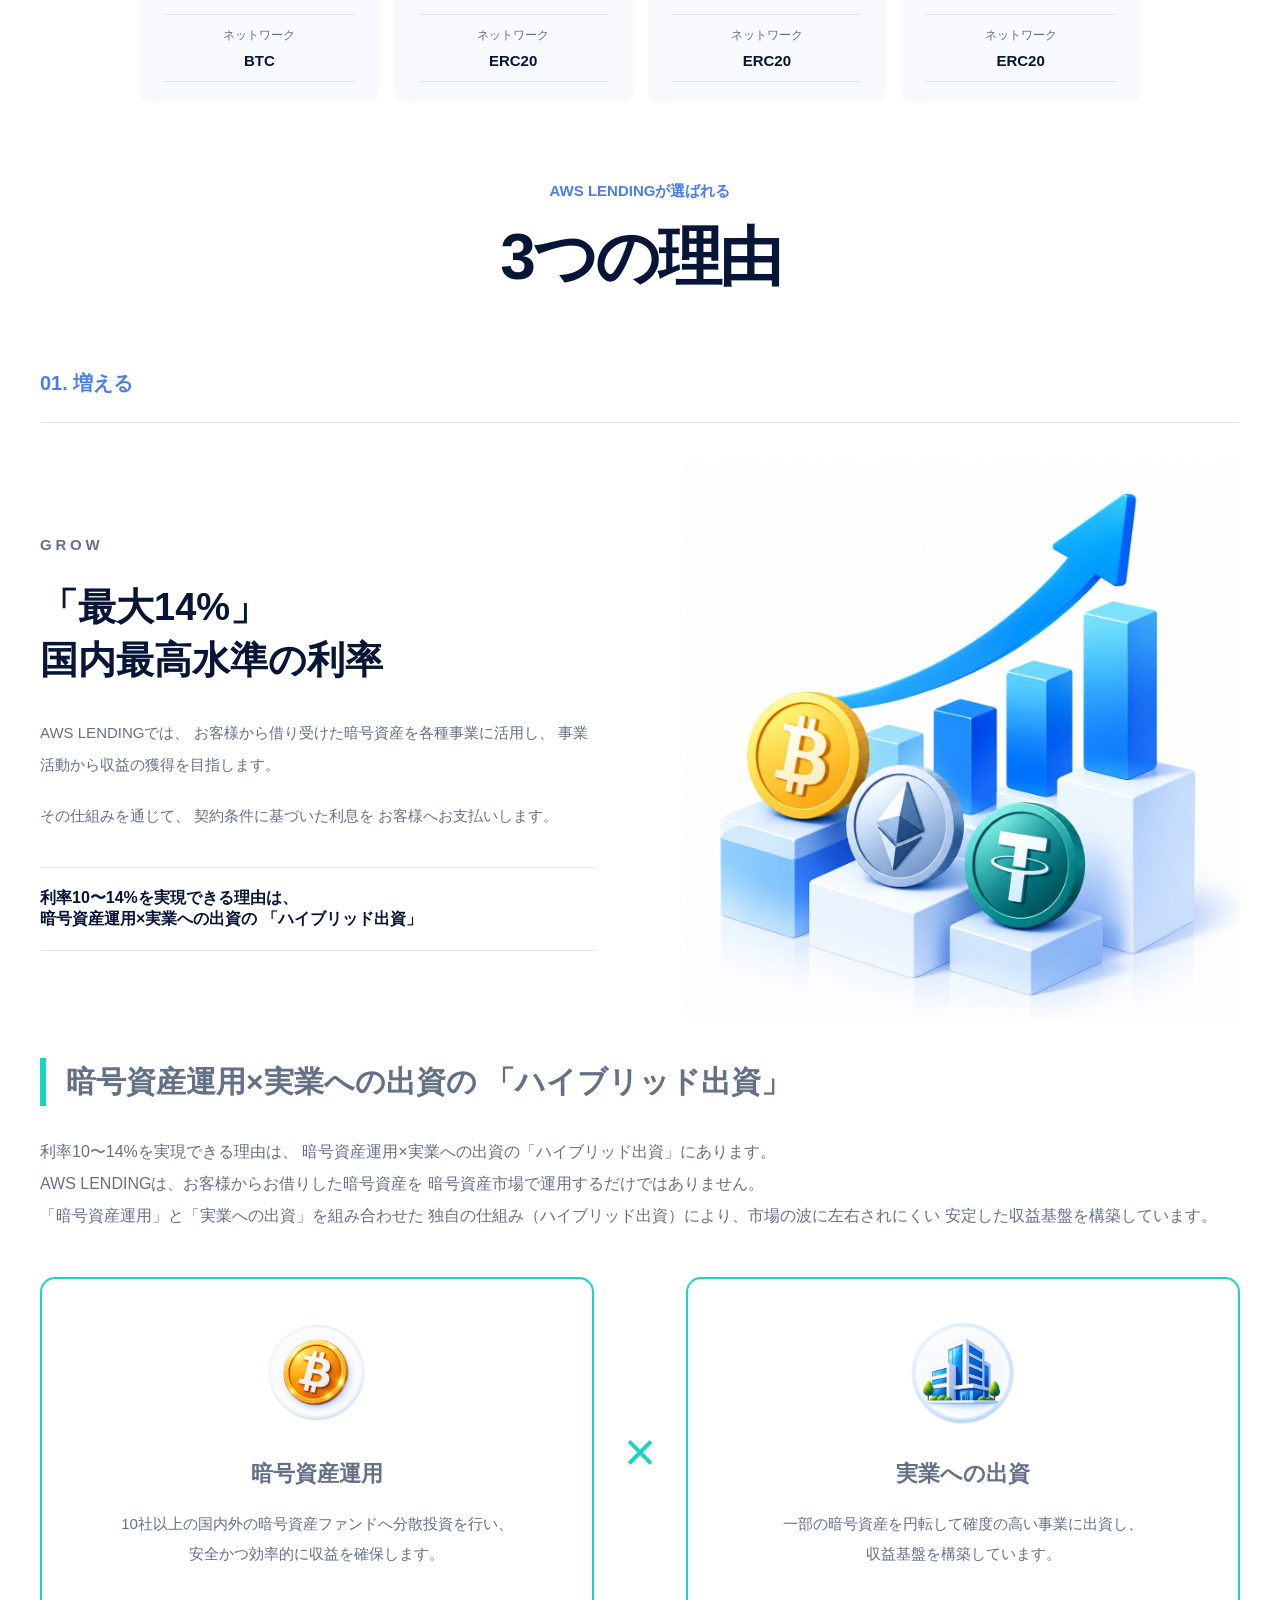
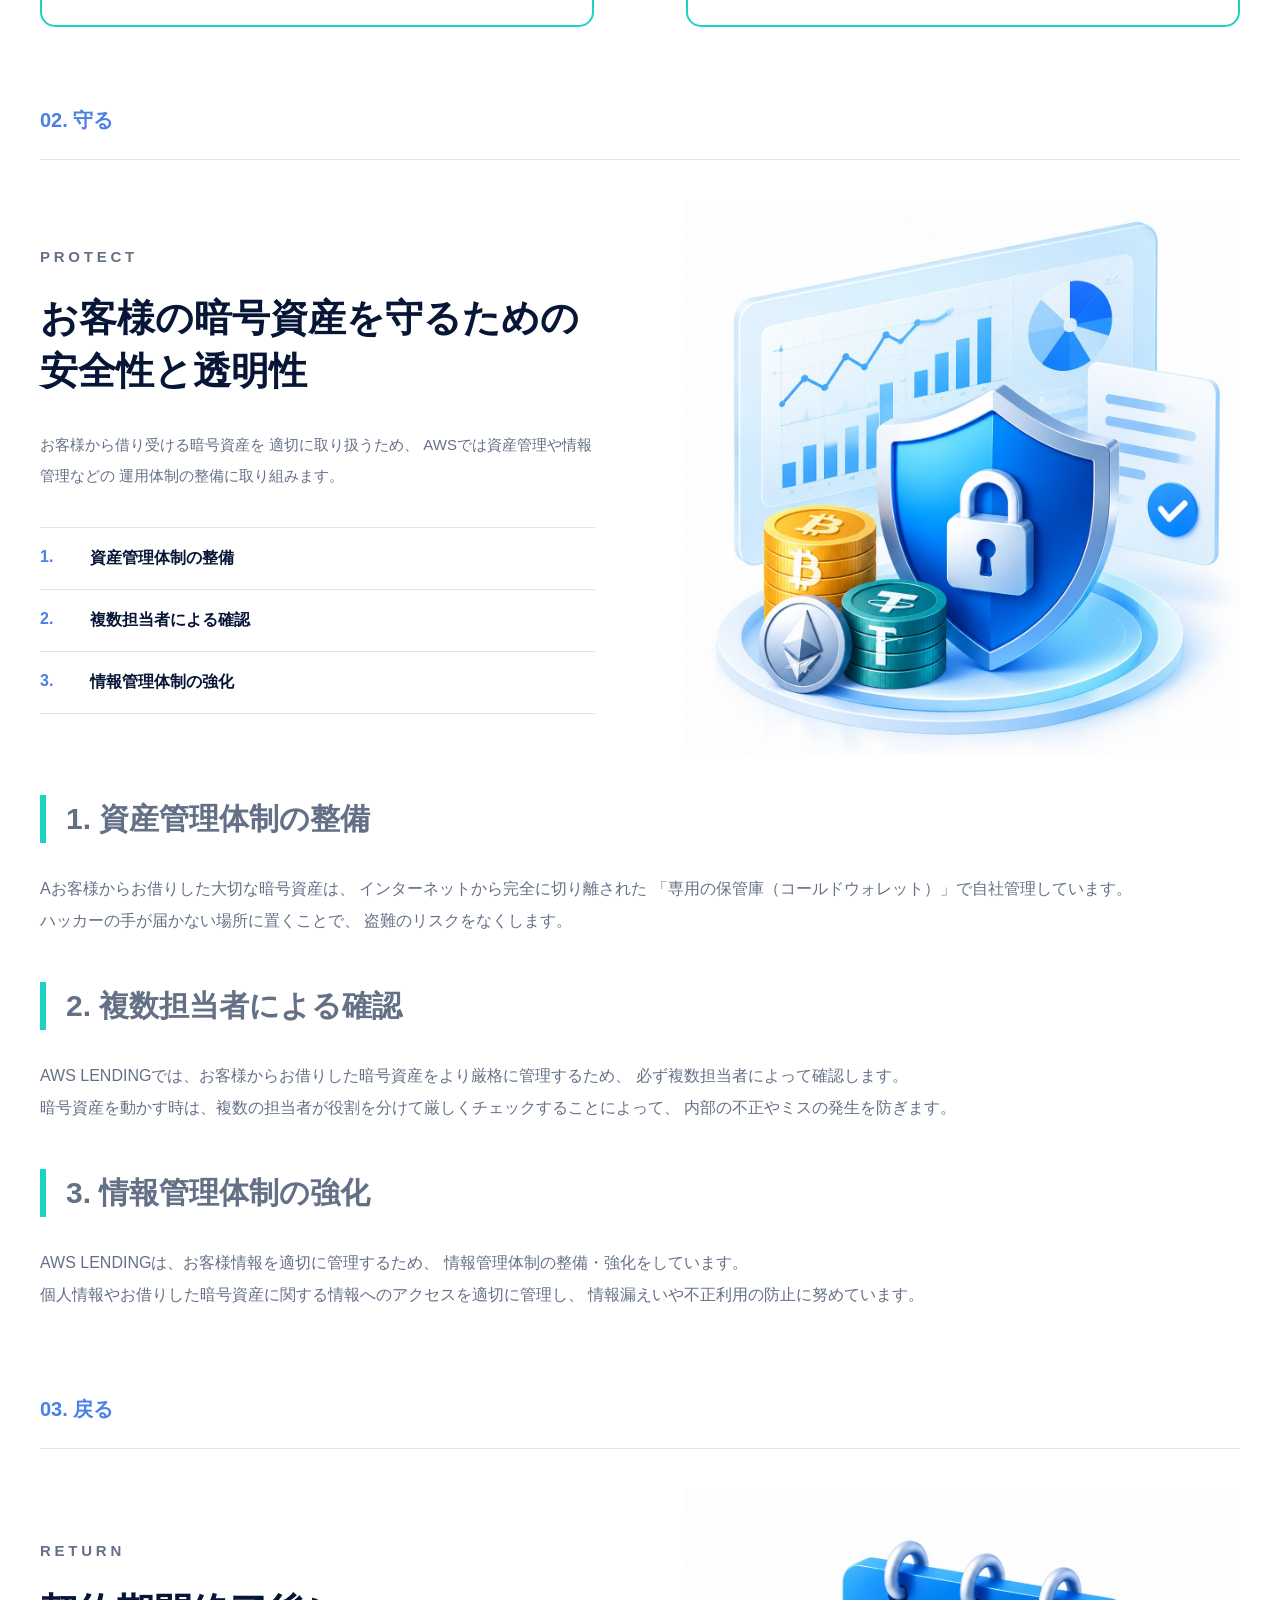
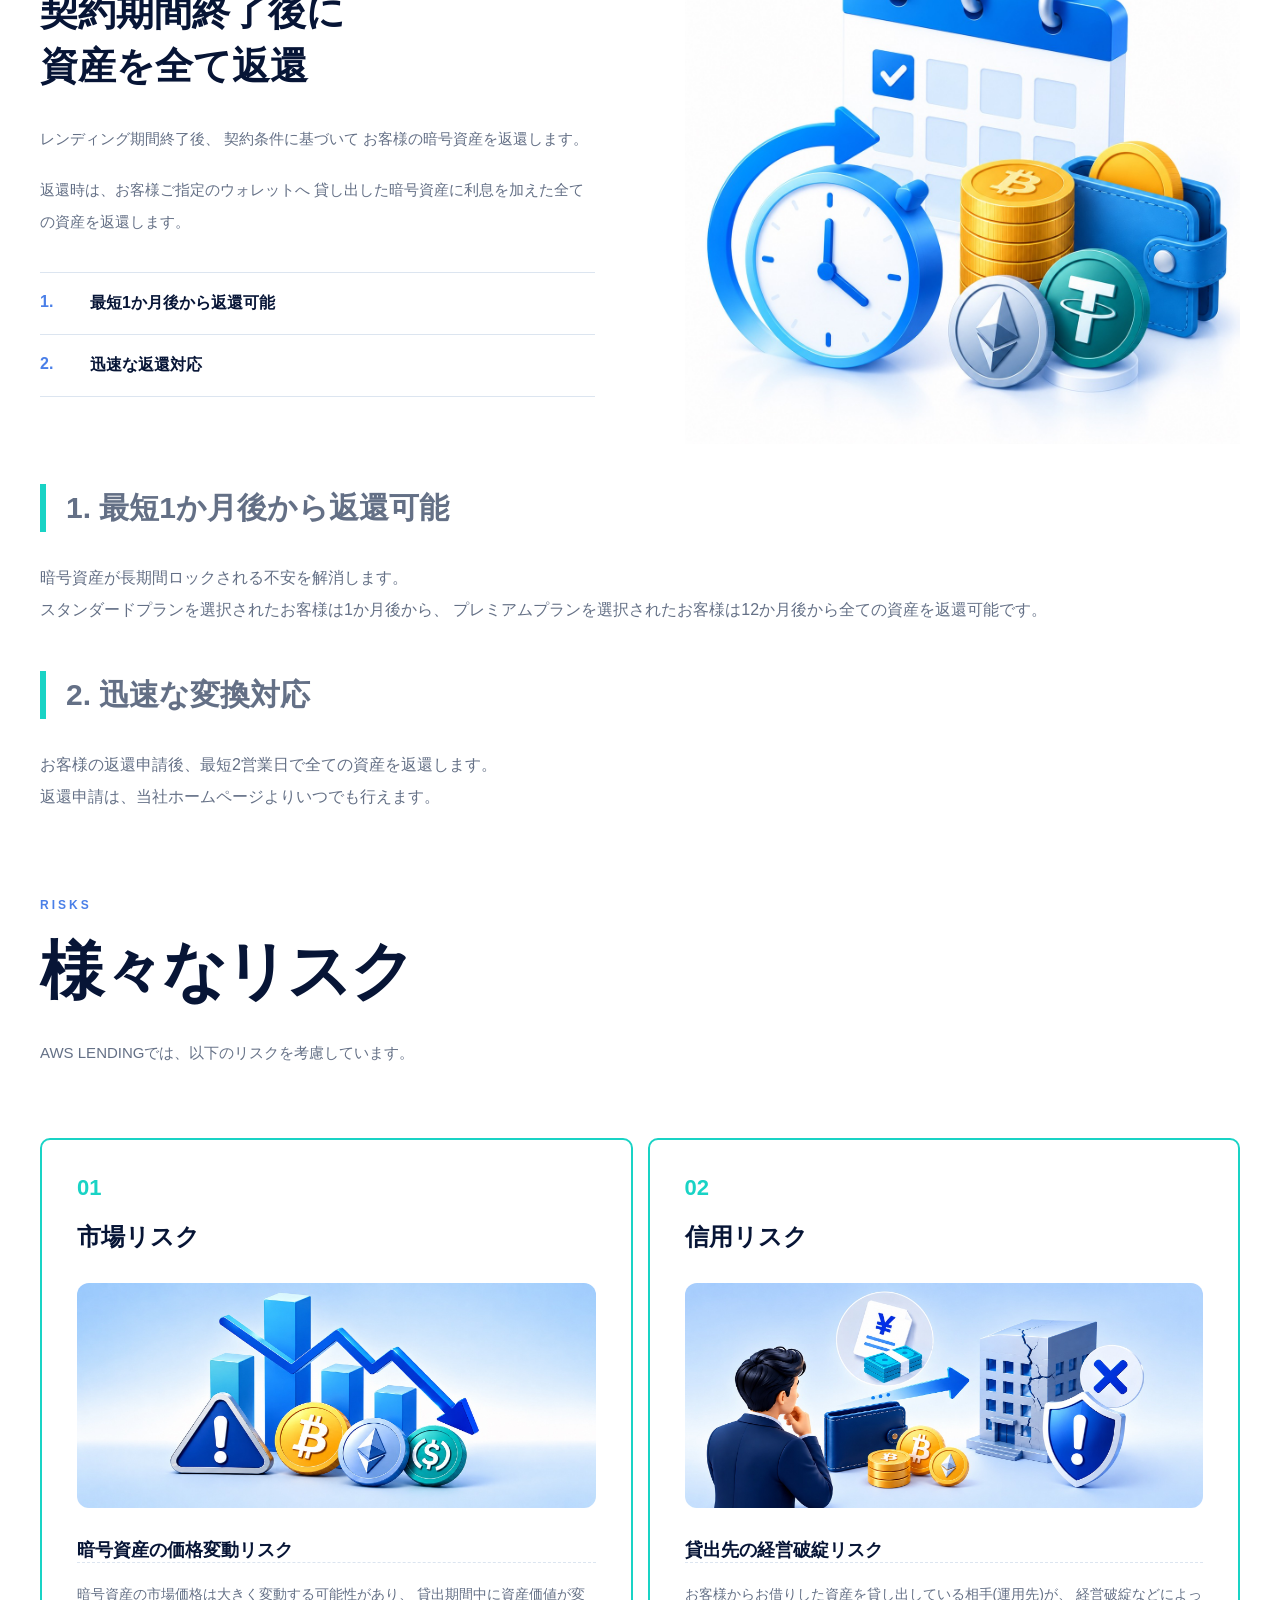
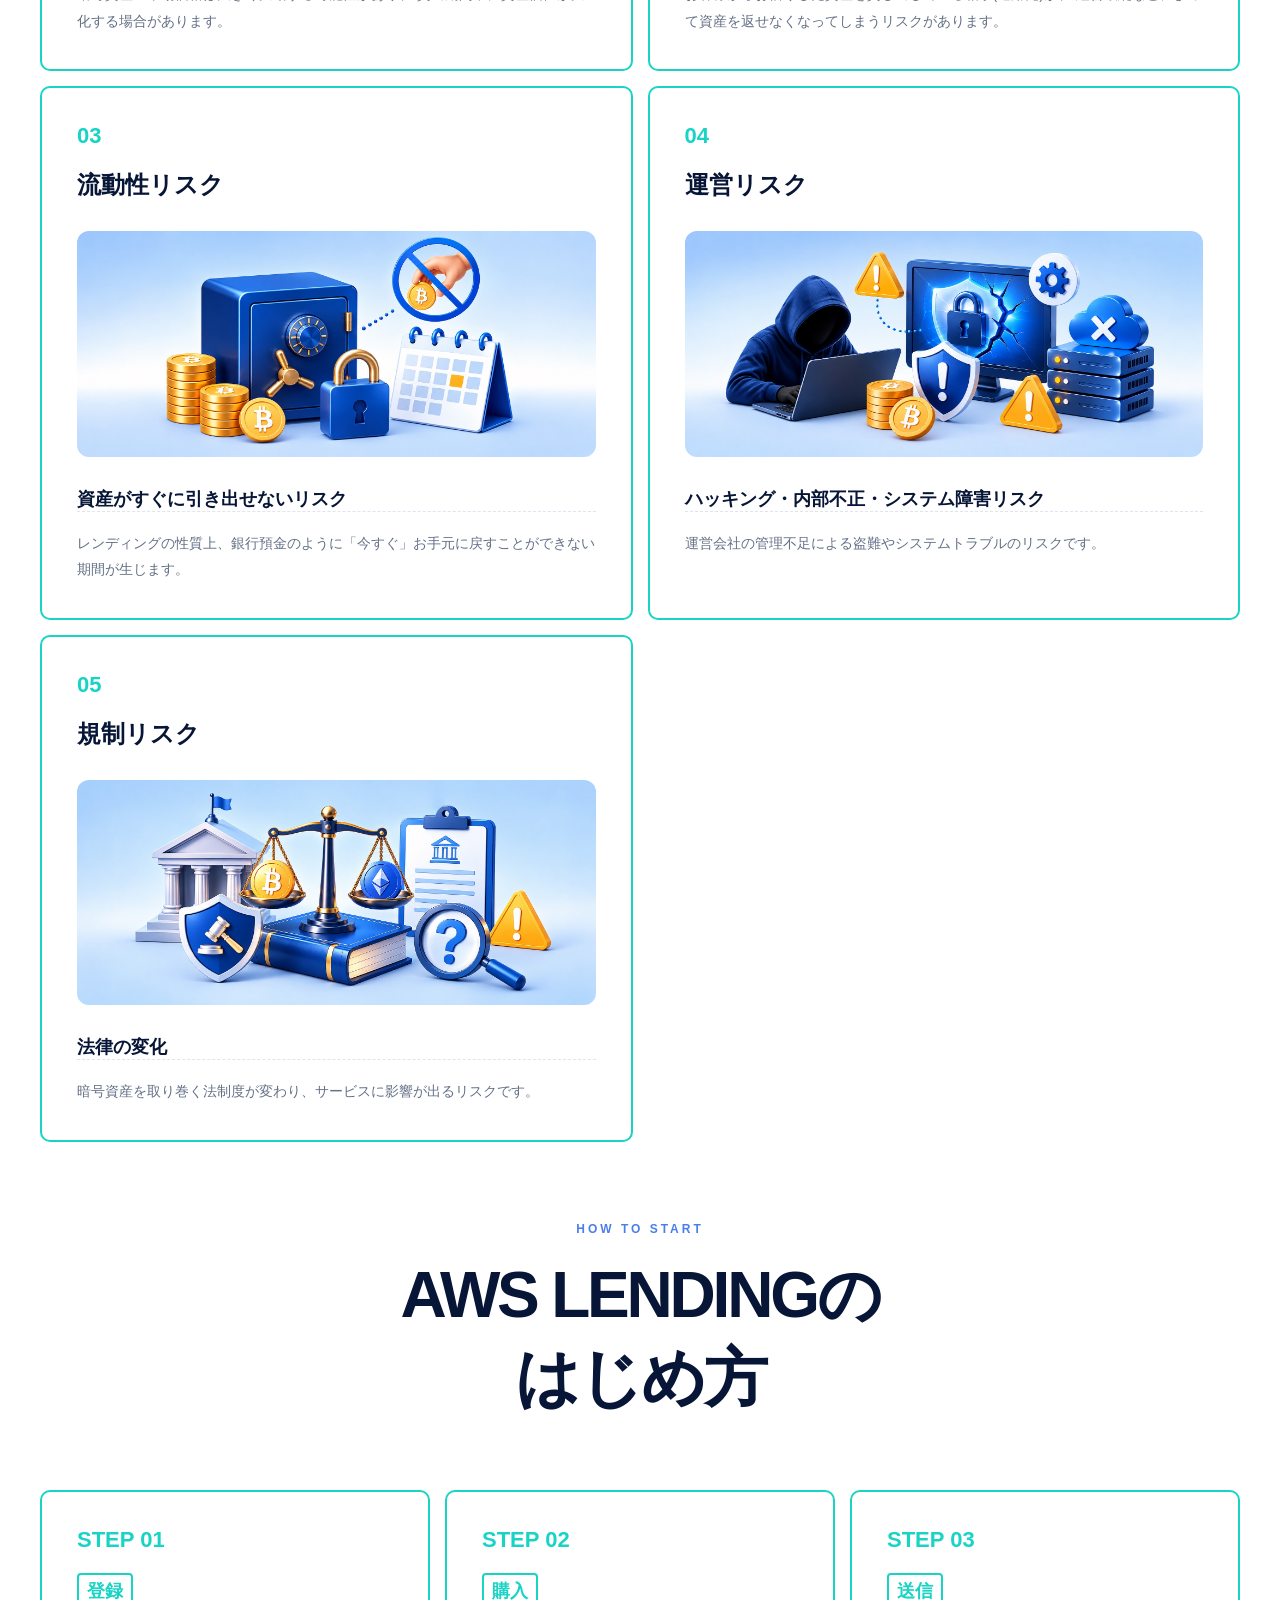
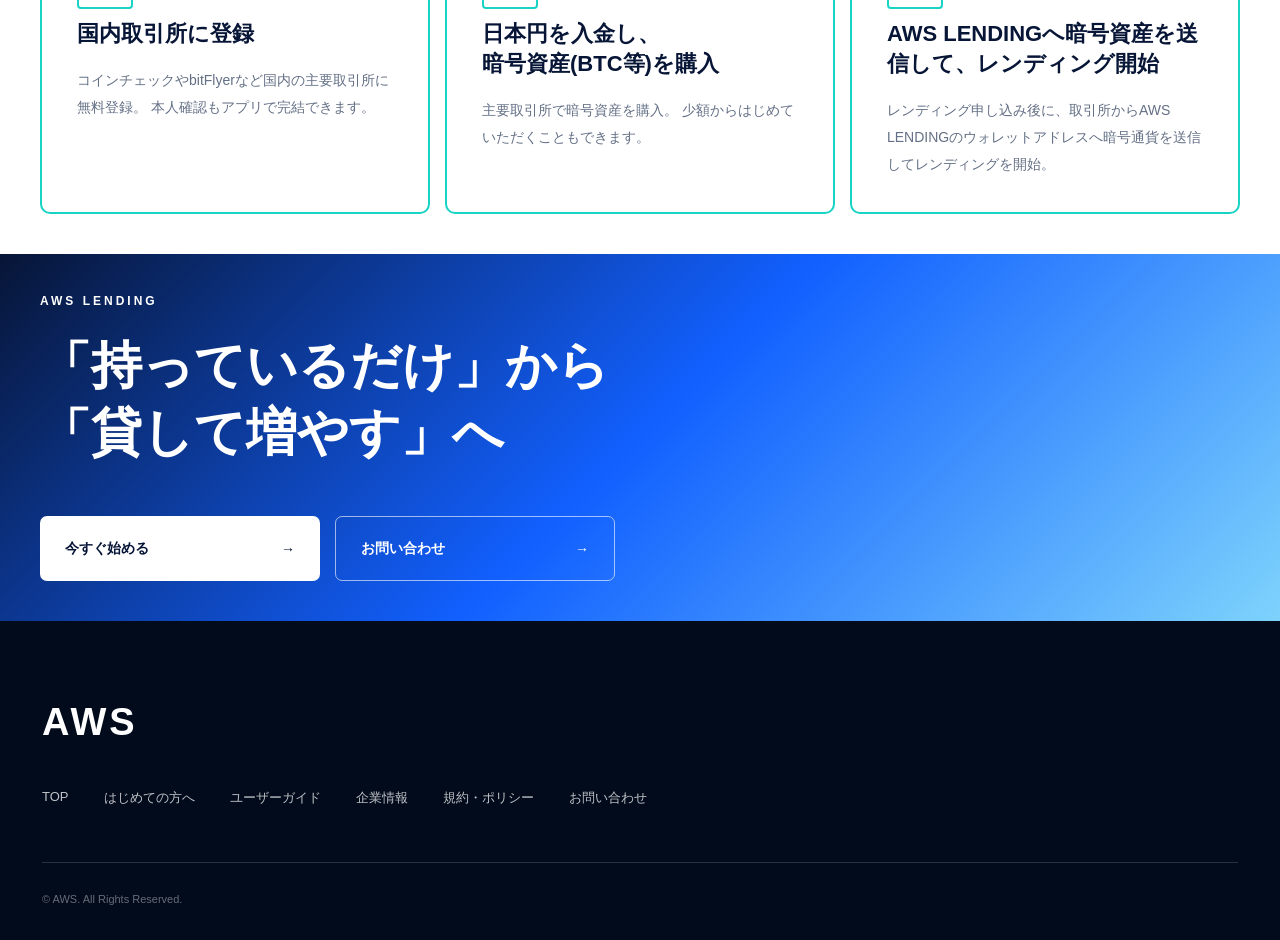
<file: services.html>
﻿<!DOCTYPE html>
<html lang="ja">

<head>
  <meta charset="UTF-8">

  <meta name="viewport"
        content="width=device-width, initial-scale=1.0">

  <title>はじめての方へ | AWS LENDING</title>

  <meta name="description"
        content="AWS LENDINGの仕組み、プラン、特徴、リスク、ご利用方法についてご紹介します。">

  <link rel="stylesheet" href="css/style.css">
  <link rel="stylesheet" href="css/services.css">
</head>


<body>


<!-- =========================
     HEADER
========================= -->

<header class="header">

  <div class="header-inner">

    <a href="index.html" class="logo">
      <img src="images/logo.png" alt="AWS LENDING">
    </a>


    <nav class="nav" id="nav">

      <a href="services.html">
        はじめての方へ
      </a>

      <a href="user-guide.html">
        ユーザーガイド
      </a>

      <a href="overview.html">
        企業情報
      </a>

      <a href="policies.html">
        規約・ポリシー
      </a>

    </nav>


    <div class="header-actions">

      <a href="login.html" class="login-btn">
        ログイン
      </a>

      <a href="signup.html" class="start-btn">
        今すぐ始める
      </a>

    </div>


    <button class="menu-toggle"
            id="menuToggle"
            aria-label="メニューを開く">

      <span></span>
      <span></span>
      <span></span>

    </button>

  </div>

</header>

<div class="mobile-menu" id="mobileMenu">

  <div class="mobile-menu-head">

    <a href="index.html" class="mobile-menu-logo">
      <img src="images/logo.png" alt="AWS LENDING">
    </a>

    <button
      type="button"
      class="mobile-menu-close"
      id="menuClose"
      aria-label="メニューを閉じる"
    >
      ×
    </button>

  </div>


  <div class="mobile-menu-actions">

    <a href="login.html" class="mobile-login-btn">
      ログイン
      <span>›</span>
    </a>

    <a href="signup.html" class="mobile-start-btn">
      今すぐ始める
      <span>›</span>
    </a>

  </div>


  <div class="mobile-menu-grid">

    <a href="services.html">
      <img src="images/beginner.png" alt="" class="mobile-menu-icon-img">
      <strong>はじめての方へ</strong>
    </a>

    <a href="user-guide.html">
      <img src="images/guide.png" alt="" class="mobile-menu-icon-img">
      <strong>ユーザーガイド</strong>
    </a>

    <a href="overview.html">
      <img src="images/company.png" alt="" class="mobile-menu-icon-img">
      <strong>企業情報</strong>
    </a>

    <a href="policies.html">
      <img src="images/policy.png" alt="" class="mobile-menu-icon-img">
      <strong>規約・ポリシー</strong>
    </a>

  </div>

</div>

<main>


<!-- =========================
     HERO
========================= -->

<section class="services-hero">

  <div class="services-container">

    <p class="services-en">
      FOR BEGINNERS
    </p>

    <h1>
      はじめての方へ
    </h1>

    <div class="services-hero-copy">

      <h2>
        暗号資産を、<br>
        貸して増やすために。
      </h2>

      <div>

        <p class="services-lead">
          仕組みからご利用方法まで、<br class="sp-br">
          分かりやすくご紹介します。
        </p>

        <p>
          AWS LENDINGとはどのようなサービスなのか。
          暗号資産を貸し出す仕組みから、
          プラン、特徴、リスク、ご利用までの流れを
          順番にご紹介します。
        </p>

      </div>

    </div>


    <nav class="services-anchor-nav">

      <a href="#about">
        AWS LENDINGとは
        <span>↓</span>
      </a>

      <a href="#reason">
        選ばれる3つの理由
        <span>↓</span>
      </a>

      <a href="#risk">
        様々なリスク
        <span>↓</span>
      </a>

      <a href="#start">
        AWS LENDINGのはじめ方
        <span>↓</span>
      </a>

    </nav>

  </div>

</section>



<!-- =========================
     ABOUT
========================= -->

<section class="services-section"
         id="about">

  <div class="services-container">

    <div class="services-title">

      <p class="services-en">
        ABOUT
      </p>

      <h2>
        AWS LENDINGとは
      </h2>

    </div>


    <div class="about-layout">

      <div class="about-image">

        <img src="images/lending-flow.jpg"
             alt="AWS LENDINGの仕組み">

      </div>


      <div class="about-copy">

        <h3>
          暗号資産を貸し出し、<br>
          利息を受け取る。
        </h3>

        <p>
          AWS LENDINGは、
          お客様から暗号資産を借り受け、
          その資産を各種事業に活用することで
          収益の獲得を目指すレンディングサービスです。
        </p>

        <p>
          お客様には、ご利用いただくプランの
          契約条件に基づいて利息をお支払いし、
          契約期間終了後に暗号資産を返還します。
        </p>

      </div>

    </div>

  </div>

</section>



<!-- =========================
     FLOW
========================= -->

<section class="services-section">

  <div class="services-container">

    <div class="services-title">

      <p class="services-en">
        FLOW
      </p>

      <h2>
        AWS LENDINGの流れ
      </h2>

    </div>


    <div class="flow-grid">

      <article class="flow-card">

        <span>01</span>

        <h3>
          申請を送る
        </h3>

        <p>
          当社のホームページからプランを選択し、
          レンディングを申し込む。
        </p>

      </article>


      <article class="flow-card">

        <span>02</span>

        <h3>
          暗号資産を送る
        </h3>

        <p>
          対象となる暗号通貨を、
          当社の指定されたウォレットへ送信します。
        </p>

      </article>


      <article class="flow-card">

        <span>03</span>

        <h3>
          利息を受け取る
        </h3>

        <p>
          契約条件に基づき、
          貸し出した資産に対する利息（年利10～14％）が計算されます。
        </p>

      </article>


      <article class="flow-card">

        <span>04</span>

        <h3>
          資産が戻る
        </h3>

        <p>
          契約期間終了後、
          条件に基づいて元本と利息をお客様指定のウォレットへ返還します。
        </p>

      </article>

    </div>

  </div>

</section>



<!-- =========================
     PLAN
========================= -->

<section class="services-section"
         id="plan">

  <div class="services-container">

    <div class="services-title center">

      <p class="services-small">
        あなたに合わせて選べる
      </p>

      <h2>
        2つのプラン
      </h2>

      <p>
        運用期間と利率の異なる<br class="sp-br">
        2つのプランをご用意しています。
      </p>

    </div>


    <div class="services-plan-grid">

      <article class="services-plan-card">

        <p class="plan-label">
          STANDARD
        </p>

        <h3>
          スタンダードプラン
        </h3>

        <div class="services-rate">

          <span>年利</span>

          <strong>
            10
          </strong>

          <b>
            %
          </b>

        </div>

        <div class="plan-data">

          <div>
            <span>ロック期間</span>
            <strong>1か月</strong>
          </div>

          <div>
            <span>取扱暗号資産</span>
            <strong>4種類</strong>
          </div>

          <div>
            <span>最低貸出数量（円換算）</span>
            <strong>約1万円</strong>
          </div>

          <div>
            <span>手数料</span>
            <strong>※送信手数料はお客様負担</strong>
          </div>

        </div>

      </article>


      <article class="services-plan-card premium">

        <p class="plan-label">
          PREMIUM
        </p>

        <h3>
          プレミアムプラン
        </h3>

        <div class="services-rate">

          <span>年利</span>

          <strong>
            14
          </strong>

          <b>
            %
          </b>

        </div>

        <div class="plan-data">

          <div>
            <span>ロック期間</span>
            <strong>12か月</strong>
          </div>

          <div>
            <span>取扱暗号資産</span>
            <strong>4種類</strong>
          </div>

          <div>
            <span>最低貸出数量（円換算）</span>
            <strong>約1万円</strong>
          </div>

          <div>
            <span>手数料</span>
            <strong>※送信手数料はお客様負担</strong>
          </div>

        </div>

      </article>

    </div>


    <div class="services-assets">

      <h3>
        取扱暗号資産
      </h3>

      <div class="services-assets-grid">

        <div>
          <img src="images/btc.png" alt="Bitcoin">
          <span>BTC</span>

          <div class="assets-date">
            <div>
              <p>最低貸出数量</p>
              <strong>0.0008</strong>
            </div>

            <div>
              <p>ネットワーク</p>
              <strong>BTC</strong>
            </div>
          </div>
        </div>

        <div>
          <img src="images/eth.png" alt="Ethereum">
          <span>ETH</span>

          <div class="assets-date">
            <div>
              <p>最低貸出数量</p>
              <strong>0.03</strong>
            </div>

            <div>
              <p>ネットワーク</p>
              <strong>ERC20</strong>
            </div>
          </div>
        </div>

        <div>
          <img src="images/usdt.png" alt="Tether">
          <span>USDT</span>

          <div class="assets-date">
            <div>
              <p>最低貸出数量</p>
              <strong>65</strong>
            </div>

            <div>
              <p>ネットワーク</p>
              <strong>ERC20</strong>
            </div>
          </div>
        </div>

        <div>
          <img src="images/usdc.png" alt="USD Coin">
          <span>USDC</span>

          <div class="assets-date">
            <div>
              <p>最低貸出数量</p>
              <strong>65</strong>
            </div>

            <div>
              <p>ネットワーク</p>
              <strong>ERC20</strong>
            </div>
          </div>
        </div>

      </div>

    </div>

  </div>

</section>



<!-- =========================
     REASON
========================= -->

<section class="services-reason"
         id="reason">

  <div class="services-container">

    <div class="services-title center">

      <p class="services-small">
        AWS LENDINGが選ばれる
      </p>

      <h2>
        3つの理由
      </h2>

    </div>

  </div>


<!-- =========================
     REASON 01
========================= -->

<section class="reason-detail"
         id="reason01">

  <div class="services-container">

    <div class="reason-detail-number">
      01. 増える
    </div>

    <div class="reason-detail-layout">

      <div>

        <p class="services-en">
          GROW
        </p>

        <h2>
          「最大14%」<br>
          国内最高水準の利率
        </h2>

        <p>
          AWS LENDINGでは、
          お客様から借り受けた暗号資産を各種事業に活用し、
          事業活動から収益の獲得を目指します。
        </p>

        <p>
          その仕組みを通じて、
          契約条件に基づいた利息を
          お客様へお支払いします。
        </p>

        <div class="grow-list">

            <strong>
            利率10〜14%を実現できる理由は、<br>
            暗号資産運用×実業への出資の<br class="sp-br">
            「ハイブリッド出資」
            </strong>

        </div>

      </div>

      <div class="reason-detail-image">

        <img src="images/reason-grow.png"
             alt="暗号資産を増やす">

      </div>

    </div>

<div class="grow-detail">

  <h3>
    暗号資産運用×実業への出資の<br class="sp-br">
    「ハイブリッド出資」
  </h3>

  <p class="grow-detail-text">
    利率10〜14%を実現できる理由は、
    暗号資産運用×実業への出資の「ハイブリッド出資」にあります。<br>
    AWS LENDINGは、お客様からお借りした暗号資産を
    暗号資産市場で運用するだけではありません。<br>
    「暗号資産運用」と「実業への出資」を組み合わせた
    独自の仕組み（ハイブリッド出資）により、市場の波に左右されにくい
    安定した収益基盤を構築しています。
  </p>

  <div class="grow-detail-grid">

    <div class="grow-detail-card">
      <div class="grow-icon">
        <img src="images/grow-bitcoin.png"
             alt="暗号資産運用">
      </div>

      <h4>暗号資産運用</h4>

      <p>
        10社以上の国内外の暗号資産ファンドへ分散投資を行い、<br class="sp-br-pc">
        安全かつ効率的に収益を確保します。
      </p>
    </div>

    <div class="grow-cross">×</div>

    <div class="grow-detail-card">
      <div class="grow-icon">
        <img src="images/grow-business.png"
             alt="実業への出資">
      </div>

      <h4>実業への出資</h4>

      <p>
        一部の暗号資産を円転して確度の高い事業に出資し、<br class="sp-br-pc">
        収益基盤を構築しています。
      </p>
    </div>

  </div>

</div>

  </div>

</section>



<!-- =========================
     REASON 02
========================= -->

<section class="reason-detail"
         id="reason02">

  <div class="services-container">

    <div class="reason-detail-number">
      02. 守る
    </div>

    <div class="reason-detail-layout">

      <div>

        <p class="services-en">
          PROTECT
        </p>

        <h2>
          お客様の暗号資産を守るための<br>
          安全性と透明性
        </h2>

        <p>
          お客様から借り受ける暗号資産を
          適切に取り扱うため、
          AWSでは資産管理や情報管理などの
          運用体制の整備に取り組みます。
        </p>

        <div class="protect-list">

          <div>
            <span>1.</span>
            <strong>資産管理体制の整備</strong>
          </div>

          <div>
            <span>2.</span>
            <strong>複数担当者による確認</strong>
          </div>

          <div>
            <span>3.</span>
            <strong>情報管理体制の強化</strong>
          </div>

        </div>

      </div>

      <div class="reason-detail-image">
        <img src="images/reason-protect.png"
             alt="暗号資産を守る">
      </div>

    </div>


<div class="grow-detail">

  <h3>
    1. 資産管理体制の整備
  </h3>

  <p class="grow-detail-text">
    Aお客様からお借りした大切な暗号資産は、
    インターネットから完全に切り離された
    「専用の保管庫（コールドウォレット）」で自社管理しています。<br>
    ハッカーの手が届かない場所に置くことで、
    盗難のリスクをなくします。
  </p>

  <h3>
    2. 複数担当者による確認
  </h3>

  <p class="grow-detail-text">
    AWS LENDINGでは、お客様からお借りした暗号資産をより厳格に管理するため、
    必ず複数担当者によって確認します。<br>
    暗号資産を動かす時は、複数の担当者が役割を分けて厳しくチェックすることによって、
    内部の不正やミスの発生を防ぎます。
  </p>

  <h3>
    3. 情報管理体制の強化
  </h3>

  <p class="grow-detail-text">
    AWS LENDINGは、お客様情報を適切に管理するため、
    情報管理体制の整備・強化をしています。<br>
    個人情報やお借りした暗号資産に関する情報へのアクセスを適切に管理し、
    情報漏えいや不正利用の防止に努めています。
  </p>

</div>

  </div>

</section>

<!-- =========================
     REASON 03
========================= -->

<section class="reason-detail"
         id="reason03">

  <div class="services-container">

    <div class="reason-detail-number">
      03. 戻る
    </div>

    <div class="reason-detail-layout">

      <div>

        <p class="services-en">
          RETURN
        </p>

        <h2>
          契約期間終了後に<br>
          資産を全て返還
        </h2>

        <p>
          レンディング期間終了後、
          契約条件に基づいて
          お客様の暗号資産を返還します。
        </p>

        <p>
          返還時は、お客様ご指定のウォレットへ
          貸し出した暗号資産に利息を加えた全ての資産を返還します。
        </p>

        <div class="protect-list">

          <div>
            <span>1.</span>
            <strong>最短1か月後から返還可能</strong>
          </div>

          <div>
            <span>2.</span>
            <strong>迅速な返還対応</strong>
          </div>

        </div>

      </div>

      <div class="reason-detail-image">

        <img src="images/reason-return.png"
             alt="暗号資産を返還">

      </div>

    </div>

<div class="grow-detail">

  <h3>
    1. 最短1か月後から返還可能
  </h3>

  <p class="grow-detail-text">
    暗号資産が長期間ロックされる不安を解消します。<br>
    スタンダードプランを選択されたお客様は1か月後から、
    プレミアムプランを選択されたお客様は12か月後から全ての資産を返還可能です。
  </p>

  <h3>
    2. 迅速な変換対応
  </h3>

  <p class="grow-detail-text">
    お客様の返還申請後、最短2営業日で全ての資産を返還します。<br>
    返還申請は、当社ホームページよりいつでも行えます。
  </p>

</div>

  </div>

</section>

</section>

<!-- =========================
     RISK
========================= -->

<section class="services-risk"
         id="risk">

  <div class="services-container">

    <div class="services-title">

      <p class="services-en">
        RISKS
      </p>

      <h2>
        様々なリスク
      </h2>

      <p>
        AWS LENDINGでは、以下のリスクを考慮しています。
      </p>

    </div>


    <div class="risk-grid">

      <article>

        <span>01</span>

        <h3>
          市場リスク
        </h3>

        <img src="images/risk1.jpg"
             alt="暗号資産の価格変動リスク"
             class="risk-image"
        >

        <h4>
          暗号資産の価格変動リスク
        </h4>

        <p>
          暗号資産の市場価格は大きく変動する可能性があり、
          貸出期間中に資産価値が変化する場合があります。
        </p>

      </article>


      <article>

        <span>02</span>

        <h3>
          信用リスク
        </h3>

        <img src="images/risk2.jpg"
             alt="貸出先の経営破綻リスク"
             class="risk-image"
        >

        <h4>
          貸出先の経営破綻リスク
        </h4>

        <p>
          お客様からお借りした資産を貸し出している相手(運用先)が、
          経営破綻などによって資産を返せなくなってしまうリスクがあります。
        </p>

      </article>


      <article>

        <span>03</span>

        <h3>
          流動性リスク
        </h3>

        <img src="images/risk3.jpg"
             alt="資産がすぐに引き出せないリスク"
             class="risk-image"
        >

        <h4>
          資産がすぐに引き出せないリスク
        </h4>

        <p>
          レンディングの性質上、銀行預金のように「今すぐ」お手元に戻すことができない期間が生じます。
        </p>

      </article>


      <article>

        <span>04</span>

        <h3>
          運営リスク
        </h3>

        <img src="images/risk4.jpg"
             alt="ハッキング・内部不正・システム障害リスク"
             class="risk-image"
        >

        <h4>
          ハッキング・内部不正・システム障害リスク
        </h4>

        <p>
          運営会社の管理不足による盗難やシステムトラブルのリスクです。
        </p>

      </article>


      <article>

        <span>05</span>

        <h3>
          規制リスク
        </h3>

        <img src="images/risk5.jpg"
             alt="法律の変化"
             class="risk-image"
        >

        <h4>
          法律の変化
        </h4>

        <p>
          暗号資産を取り巻く法制度が変わり、サービスに影響が出るリスクです。
        </p>

      </article>

    </div>

  </div>

</section>



<!-- =========================
     HOW TO START
========================= -->

<section class="services-section"
         id="start">

  <div class="services-container">

    <div class="services-title center">

      <p class="services-en">
        HOW TO START
      </p>

      <h2>
        AWS LENDINGの<br>
        はじめ方
      </h2>

    </div>


    <div class="start-grid">

      <article>

        <span>
          STEP 01
        </span>

        <div class="step-sub">
          登録
        </div>

        <h3>
          国内取引所に登録
        </h3>

        <p>
          コインチェックやbitFlyerなど国内の主要取引所に無料登録。
          本人確認もアプリで完結できます。
        </p>

      </article>


      <article>

        <span>
          STEP 02
        </span>

        <div class="step-sub">
          購入
        </div>

        <h3>
          日本円を入金し、<br>
          暗号資産(BTC等)を購入
        </h3>

        <p>
          主要取引所で暗号資産を購入。
          少額からはじめていただくこともできます。
        </p>

      </article>


      <article>

        <span>
          STEP 03
        </span>

        <div class="step-sub">
          送信
        </div>

        <h3>
          AWS LENDINGへ暗号資産を送信して、レンディング開始
        </h3>

        <p>
          レンディング申し込み後に、取引所からAWS LENDINGのウォレットアドレスへ暗号通貨を送信してレンディングを開始。
        </p>

      </article>

    </div>

  </div>

</section>



<!-- =========================
     CTA
========================= -->

<section class="services-cta">

  <div class="services-container">

    <p>
      AWS LENDING
    </p>

    <h2>
      「持っているだけ」から<br>
      「貸して増やす」へ
    </h2>

    <div class="services-cta-buttons">

      <a href="#" class="cta-main">
        今すぐ始める
        <span>→</span>
      </a>

      <a href="#" class="cta-sub">
        お問い合わせ
        <span>→</span>
      </a>

    </div>

  </div>

</section>


</main>



<footer class="footer">

  <div class="footer-inner">

    <div class="footer-logo">
      AWS
    </div>

    <div class="footer-links">

      <a href="index.html">
        TOP
      </a>

      <a href="services.html">
        はじめての方へ
      </a>

      <a href="user-guide.html">
        ユーザーガイド
      </a>

      <a href="overview.html">
        企業情報
      </a>

      <a href="policies.html">
        規約・ポリシー
      </a>

      <a href="contact.html">
        お問い合わせ
      </a>

    </div>

    <p class="copyright">
      © AWS. All Rights Reserved.
    </p>

  </div>

</footer>


<script src="js/script.js"></script>


</body>
</html>
</file>
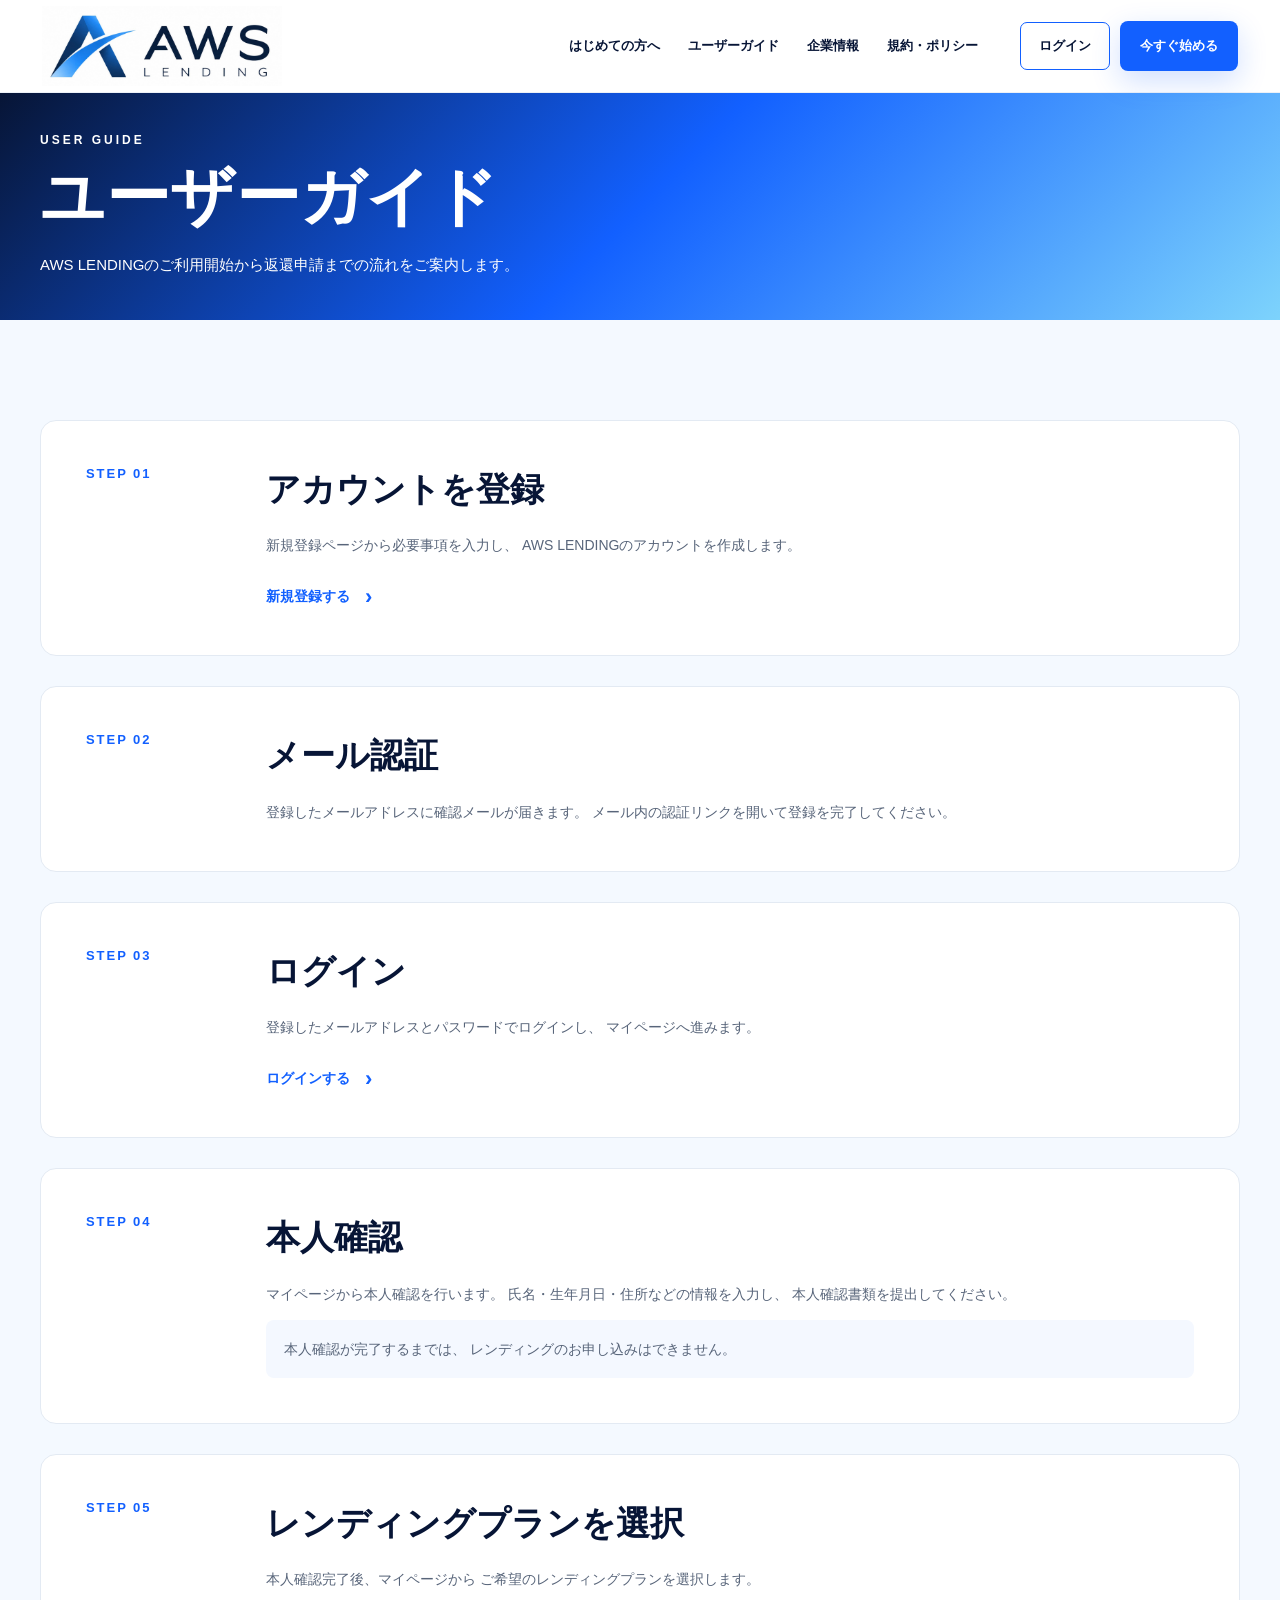
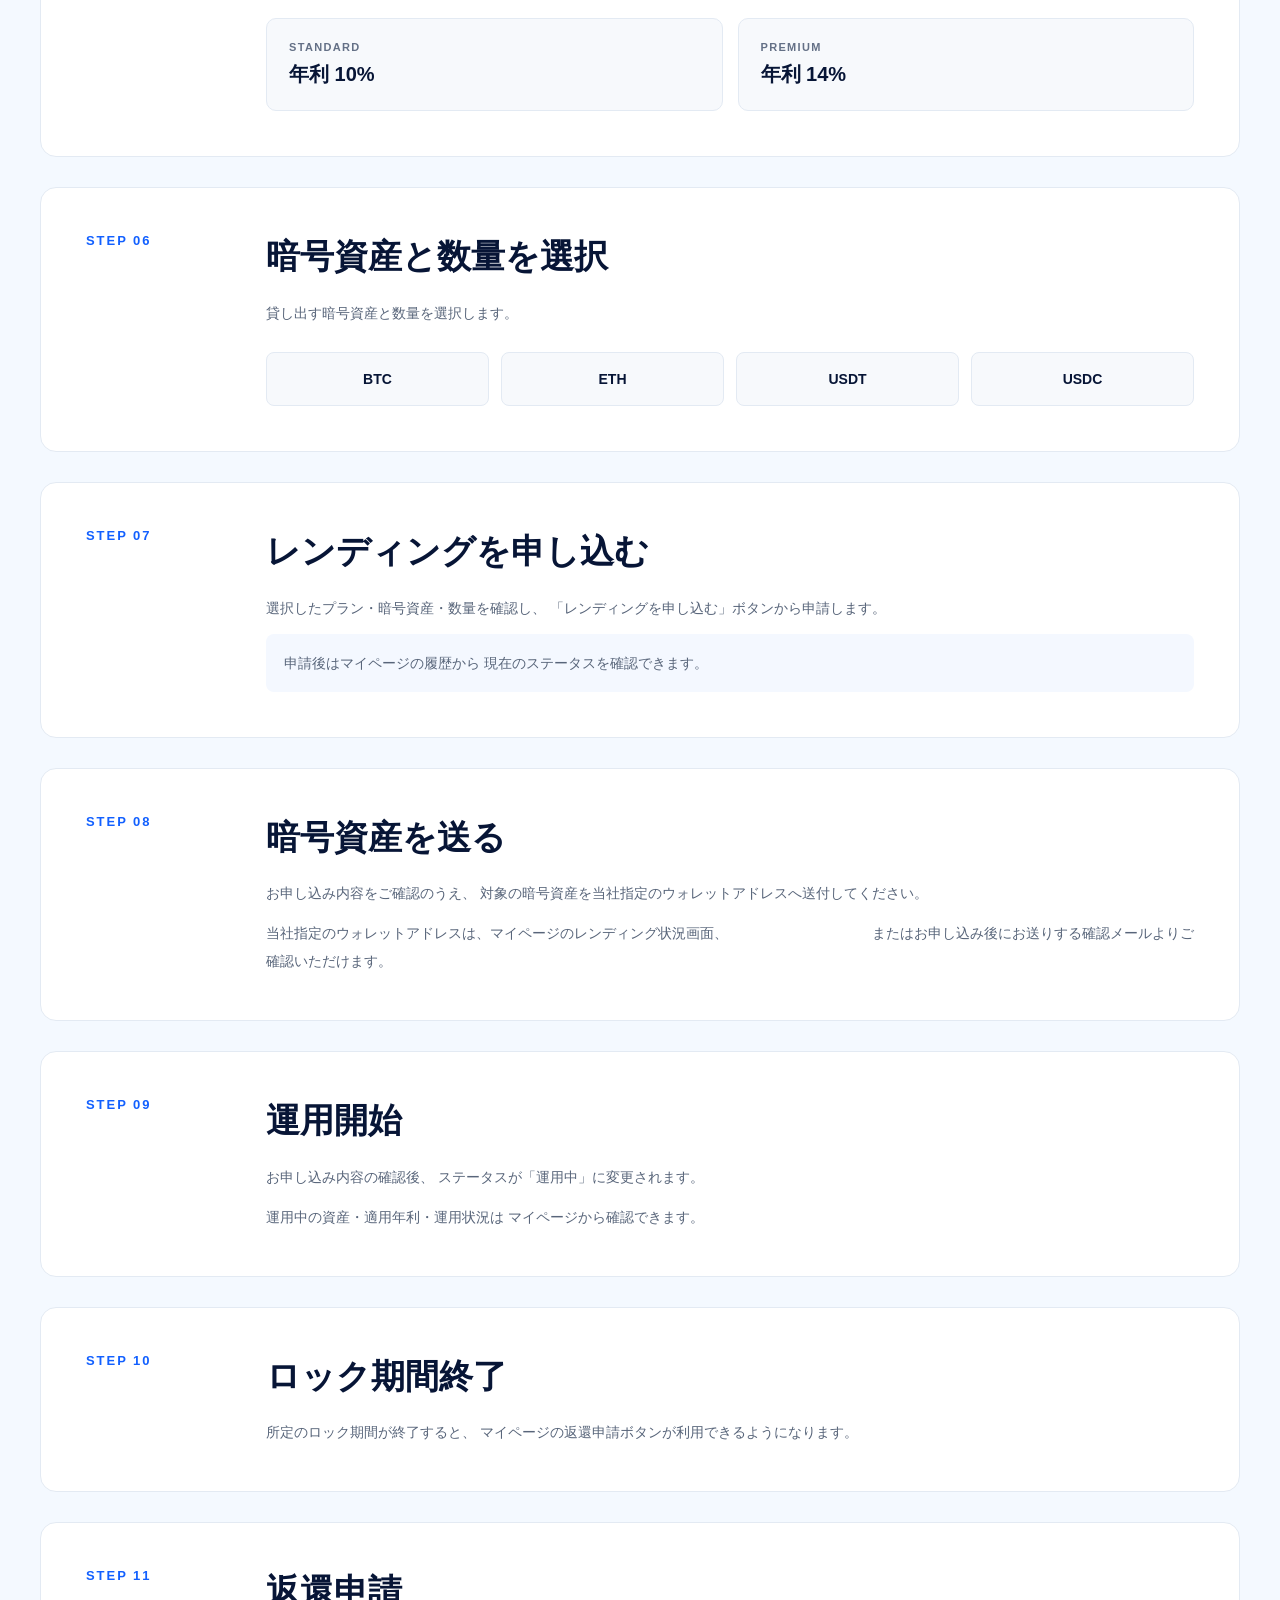
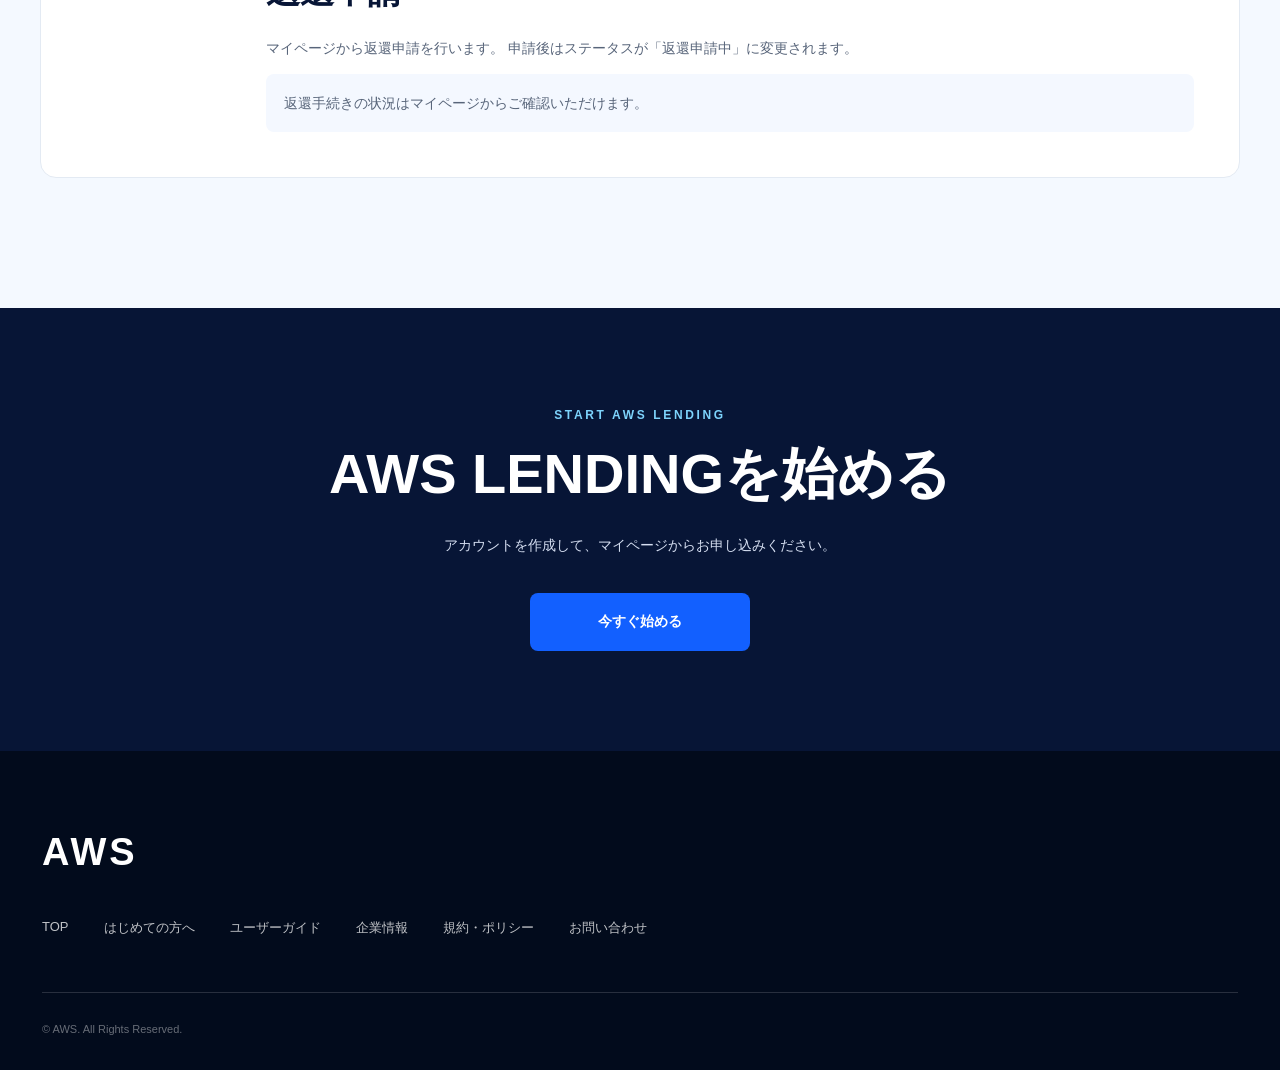
<file: user-guide.html>
﻿<!DOCTYPE html>
<html lang="ja">

<head>
  <meta charset="UTF-8">
  <meta name="viewport" content="width=device-width, initial-scale=1.0">

  <title>ユーザーガイド | AWS LENDING</title>

  <link rel="stylesheet" href="css/style.css">
  <link rel="stylesheet" href="css/user-guide.css">
</head>

<body>

<!-- =========================
     HEADER
========================= -->

<header class="header">

  <div class="header-inner">

    <a href="index.html" class="logo">
      <img src="images/logo.png" alt="AWS LENDING">
    </a>


    <nav class="nav" id="nav">

      <a href="services.html">
        はじめての方へ
      </a>

      <a href="user-guide.html">
        ユーザーガイド
      </a>

      <a href="overview.html">
        企業情報
      </a>

      <a href="policies.html">
        規約・ポリシー
      </a>

    </nav>


    <div class="header-actions">

      <a href="login.html" class="login-btn">
        ログイン
      </a>

      <a href="signup.html" class="start-btn">
        今すぐ始める
      </a>

    </div>


    <button
      class="menu-toggle"
      id="menuToggle"
      aria-label="メニューを開く"
    >
      <span></span>
      <span></span>
      <span></span>
    </button>

  </div>

</header>


<!-- =========================
     MOBILE MENU
========================= -->

<div
  class="mobile-menu"
  id="mobileMenu"
>

  <div class="mobile-menu-head">

    <a
      href="index.html"
      class="mobile-menu-logo"
    >
      <img
        src="images/logo.png"
        alt="AWS LENDING"
      >
    </a>


    <button
      type="button"
      class="mobile-menu-close"
      id="menuClose"
      aria-label="メニューを閉じる"
    >
      ×
    </button>

  </div>


  <div class="mobile-menu-actions">

    <a
      href="login.html"
      class="mobile-login-btn"
    >
      ログイン
      <span>›</span>
    </a>

    <a
      href="signup.html"
      class="mobile-start-btn"
    >
      今すぐ始める
      <span>›</span>
    </a>

  </div>


  <div class="mobile-menu-grid">

    <a href="services.html">
      <img
        src="images/beginner.png"
        alt=""
        class="mobile-menu-icon-img"
      >
      <strong>
        はじめての方へ
      </strong>
    </a>


    <a href="user-guide.html">
      <img
        src="images/guide.png"
        alt=""
        class="mobile-menu-icon-img"
      >
      <strong>
        ユーザーガイド
      </strong>
    </a>


    <a href="overview.html">
      <img
        src="images/company.png"
        alt=""
        class="mobile-menu-icon-img"
      >
      <strong>
        企業情報
      </strong>
    </a>


    <a href="policies.html">
      <img
        src="images/policy.png"
        alt=""
        class="mobile-menu-icon-img"
      >
      <strong>
        規約・ポリシー
      </strong>
    </a>

  </div>

</div>


<!-- =========================
     HERO
========================= -->

<main>

  <section class="guide-hero">

    <div class="guide-hero-inner">

      <p>
        USER GUIDE
      </p>

      <h1>
        ユーザーガイド
      </h1>

      <span>
        AWS LENDINGのご利用開始から返還申請までの流れをご案内します。
      </span>

    </div>

  </section>


<!-- =========================
     GUIDE
========================= -->

  <section class="guide-section">

    <div class="guide-container">


      <!-- STEP 01 -->

      <div class="guide-card">

        <div class="guide-step">
          STEP 01
        </div>

        <div class="guide-content">

          <h2>
            アカウントを登録
          </h2>

          <p>
            新規登録ページから必要事項を入力し、
            AWS LENDINGのアカウントを作成します。
          </p>

          <a
            href="signup.html"
            class="guide-link"
          >
            新規登録する
            <span>›</span>
          </a>

        </div>

      </div>


      <!-- STEP 02 -->

      <div class="guide-card">

        <div class="guide-step">
          STEP 02
        </div>

        <div class="guide-content">

          <h2>
            メール認証
          </h2>

          <p>
            登録したメールアドレスに確認メールが届きます。
            メール内の認証リンクを開いて登録を完了してください。
          </p>

        </div>

      </div>


      <!-- STEP 03 -->

      <div class="guide-card">

        <div class="guide-step">
          STEP 03
        </div>

        <div class="guide-content">

          <h2>
            ログイン
          </h2>

          <p>
            登録したメールアドレスとパスワードでログインし、
            マイページへ進みます。
          </p>

          <a
            href="login.html"
            class="guide-link"
          >
            ログインする
            <span>›</span>
          </a>

        </div>

      </div>


      <!-- STEP 04 -->

      <div class="guide-card">

        <div class="guide-step">
          STEP 04
        </div>

        <div class="guide-content">

          <h2>
            本人確認
          </h2>

          <p>
            マイページから本人確認を行います。
            氏名・生年月日・住所などの情報を入力し、
            本人確認書類を提出してください。
          </p>

          <p class="guide-note">
            本人確認が完了するまでは、
            レンディングのお申し込みはできません。
          </p>

        </div>

      </div>


      <!-- STEP 05 -->

      <div class="guide-card">

        <div class="guide-step">
          STEP 05
        </div>

        <div class="guide-content">

          <h2>
            レンディングプランを選択
          </h2>

          <p>
            本人確認完了後、マイページから
            ご希望のレンディングプランを選択します。
          </p>

          <div class="guide-plan-grid">

            <div class="guide-plan-card">

              <span>
                STANDARD
              </span>

              <strong>
                年利 10%
              </strong>

            </div>


            <div class="guide-plan-card">

              <span>
                PREMIUM
              </span>

              <strong>
                年利 14%
              </strong>

            </div>

          </div>

        </div>

      </div>


      <!-- STEP 06 -->

      <div class="guide-card">

        <div class="guide-step">
          STEP 06
        </div>

        <div class="guide-content">

          <h2>
            暗号資産と数量を選択
          </h2>

          <p>
            貸し出す暗号資産と数量を選択します。
          </p>

          <div class="guide-assets">

            <span>BTC</span>
            <span>ETH</span>
            <span>USDT</span>
            <span>USDC</span>

          </div>

        </div>

      </div>


      <!-- STEP 07 -->

      <div class="guide-card">

        <div class="guide-step">
          STEP 07
        </div>

        <div class="guide-content">

          <h2>
            レンディングを申し込む
          </h2>

          <p>
            選択したプラン・暗号資産・数量を確認し、
            「レンディングを申し込む」ボタンから申請します。
          </p>

          <p class="guide-note">
            申請後はマイページの履歴から
            現在のステータスを確認できます。
          </p>

        </div>

      </div>


      <!-- STEP 08 -->

      <div class="guide-card">

        <div class="guide-step">
          STEP 08
        </div>

        <div class="guide-content">

          <h2>
            暗号資産を送る
          </h2>

          <p>
            お申し込み内容をご確認のうえ、
            対象の暗号資産を当社指定のウォレットアドレスへ送付してください。
          </p>

          <p>
            当社指定のウォレットアドレスは、マイページのレンディング状況画面、
　　　　　　　　　　またはお申し込み後にお送りする確認メールよりご確認いただけます。
          </p>

        </div>

      </div>


      <!-- STEP 09 -->

      <div class="guide-card">

        <div class="guide-step">
          STEP 09
        </div>

        <div class="guide-content">

          <h2>
            運用開始
          </h2>

          <p>
            お申し込み内容の確認後、
            ステータスが「運用中」に変更されます。
          </p>

          <p>
            運用中の資産・適用年利・運用状況は
            マイページから確認できます。
          </p>

        </div>

      </div>


      <!-- STEP 10 -->

      <div class="guide-card">

        <div class="guide-step">
          STEP 10
        </div>

        <div class="guide-content">

          <h2>
            ロック期間終了
          </h2>

          <p>
            所定のロック期間が終了すると、
            マイページの返還申請ボタンが利用できるようになります。
          </p>

        </div>

      </div>


      <!-- STEP 11 -->

      <div class="guide-card">

        <div class="guide-step">
          STEP 11
        </div>

        <div class="guide-content">

          <h2>
            返還申請
          </h2>

          <p>
            マイページから返還申請を行います。
            申請後はステータスが「返還申請中」に変更されます。
          </p>

          <p class="guide-note">
            返還手続きの状況はマイページからご確認いただけます。
          </p>

        </div>

      </div>


    </div>

  </section>


<!-- =========================
     CTA
========================= -->

  <section class="guide-cta">

    <div class="guide-cta-inner">

      <p>
        START AWS LENDING
      </p>

      <h2>
        AWS LENDING<br class="sp-br">を始める
      </h2>

      <span>
        アカウントを作成して、<br class="sp-br">マイページからお申し込みください。
      </span>

      <a
        href="signup.html"
        class="guide-cta-button"
      >
        今すぐ始める
      </a>

    </div>

  </section>

</main>


<footer class="footer">

  <div class="footer-inner">

    <div class="footer-logo">
      AWS
    </div>

    <div class="footer-links">

      <a href="index.html">
        TOP
      </a>

      <a href="services.html">
        はじめての方へ
      </a>

      <a href="user-guide.html">
        ユーザーガイド
      </a>

      <a href="overview.html">
        企業情報
      </a>

      <a href="policies.html">
        規約・ポリシー
      </a>

      <a href="contact.html">
        お問い合わせ
      </a>

    </div>

    <p class="copyright">
      © AWS. All Rights Reserved.
    </p>

  </div>

</footer>


<script src="js/script.js"></script>

</body>
</html>
</file>
<file: css/style.css>
��/ *   = = = = = = = = = = = = = = = = = = = = = = = = =  
       R E S E T  
 = = = = = = = = = = = = = = = = = = = = = = = = =   * /  
  
 *   {  
     m a r g i n :   0 ;  
     p a d d i n g :   0 ;  
     b o x - s i z i n g :   b o r d e r - b o x ;  
 }  
  
 h t m l   {  
     s c r o l l - b e h a v i o r :   s m o o t h ;  
 }  
  
 b o d y   {  
     o v e r f l o w - x :   h i d d e n ;  
  
     c o l o r :   # 0 7 1 5 3 6 ;  
  
     b a c k g r o u n d :   # f f f f f f ;  
  
     f o n t - f a m i l y :  
         - a p p l e - s y s t e m ,  
         B l i n k M a c S y s t e m F o n t ,  
         " H e l v e t i c a   N e u e " ,  
         " N o t o   S a n s   J P " ,  
         A r i a l ,  
         s a n s - s e r i f ;  
 }  
  
 i m g   {  
     d i s p l a y :   b l o c k ;  
     m a x - w i d t h :   1 0 0 % ;  
 }  
  
 a   {  
     c o l o r :   i n h e r i t ;  
     t e x t - d e c o r a t i o n :   n o n e ;  
 }  
  
 b u t t o n   {  
     f o n t :   i n h e r i t ;  
 }  
  
  
  
 / *   = = = = = = = = = = = = = = = = = = = = = = = = =  
       H E A D E R  
 = = = = = = = = = = = = = = = = = = = = = = = = =   * /  
  
 . h e a d e r   {  
     p o s i t i o n :   r e l a t i v e ;  
  
     z - i n d e x :   1 0 0 0 ;  
  
     w i d t h :   1 0 0 % ;  
  
     b a c k g r o u n d :  
         r g b a ( 2 5 5 ,   2 5 5 ,   2 5 5 ,   0 . 9 4 ) ;  
  
     b o r d e r - b o t t o m :  
         1 p x   s o l i d   # e d f 1 f 7 ;  
 }  
  
 . h e a d e r - i n n e r   {  
     w i d t h :   1 0 0 % ;  
  
     m a x - w i d t h :   1 5 0 0 p x ;  
  
     m i n - h e i g h t :   9 2 p x ;  
  
     m a r g i n :   a u t o ;  
  
     p a d d i n g :  
         0   4 2 p x ;  
  
     d i s p l a y :   f l e x ;  
  
     a l i g n - i t e m s :   c e n t e r ;  
  
     g a p :   4 2 p x ;  
 }  
  
 . l o g o   {  
     m a r g i n - r i g h t :   a u t o ;  
  
     d i s p l a y :   f l e x ;  
     a l i g n - i t e m s :   c e n t e r ;  
 }  
  
 . l o g o   i m g   {  
     w i d t h :   2 4 0 p x ;  
     h e i g h t :   a u t o ;  
     d i s p l a y :   b l o c k ;  
 }  
  
 . n a v   {  
     d i s p l a y :   f l e x ;  
  
     a l i g n - i t e m s :   c e n t e r ;  
  
     g a p :   2 8 p x ;  
 }  
  
 . n a v   a   {  
     p o s i t i o n :   r e l a t i v e ;  
  
     f o n t - s i z e :   1 3 p x ;  
  
     f o n t - w e i g h t :   7 0 0 ;  
 }  
  
 . n a v   a : : a f t e r   {  
     c o n t e n t :   " " ;  
  
     p o s i t i o n :   a b s o l u t e ;  
  
     l e f t :   0 ;  
  
     b o t t o m :   - 8 p x ;  
  
     w i d t h :   0 ;  
  
     h e i g h t :   2 p x ;  
  
     b a c k g r o u n d :   # 1 2 6 0 f f ;  
  
     t r a n s i t i o n :  
         w i d t h   0 . 3 s   e a s e ;  
 }  
  
 . n a v   a : h o v e r : : a f t e r   {  
     w i d t h :   1 0 0 % ;  
 }  
  
 . h e a d e r - a c t i o n s   {  
     d i s p l a y :   f l e x ;  
  
     a l i g n - i t e m s :   c e n t e r ;  
  
     g a p :   1 0 p x ;  
 }  
  
 . l o g i n - b t n   {  
     p a d d i n g :  
         1 4 p x   1 8 p x ;  
  
     f o n t - s i z e :   1 3 p x ;  
  
     f o n t - w e i g h t :   7 0 0 ;  
  
     b o r d e r :   1 p x   s o l i d   # 1 2 6 0 f f ;  
     b o r d e r - r a d i u s :   7 p x ;  
 }  
  
 . s t a r t - b t n   {  
     p a d d i n g :  
         1 6 p x   2 0 p x ;  
  
     c o l o r :   # f f f f f f ;  
  
     b a c k g r o u n d :  
         # 1 2 6 0 f f ;  
  
     b o r d e r - r a d i u s :   8 p x ;  
  
     f o n t - s i z e :   1 3 p x ;  
  
     f o n t - w e i g h t :   8 0 0 ;  
  
     b o x - s h a d o w :  
         0   1 0 p x   3 0 p x  
         r g b a ( 1 8 ,   9 6 ,   2 5 5 ,   0 . 2 ) ;  
 }  
  
 . m e n u - t o g g l e   {  
     d i s p l a y :   n o n e ;  
  
     w i d t h :   4 2 p x ;  
  
     h e i g h t :   4 2 p x ;  
  
     b o r d e r :   0 ;  
  
     b a c k g r o u n d :   t r a n s p a r e n t ;  
  
     c u r s o r :   p o i n t e r ;  
 }  
  
 . m e n u - t o g g l e   s p a n   {  
     d i s p l a y :   b l o c k ;  
  
     w i d t h :   2 4 p x ;  
  
     h e i g h t :   2 p x ;  
  
     m a r g i n :  
         5 p x   a u t o ;  
  
     b a c k g r o u n d :   # 0 7 1 5 3 6 ;  
 }  
  
 . m o b i l e - m e n u   {  
     d i s p l a y :   n o n e ;  
 }  
  
 / *   = = = = = = = = = = = = = = = = = = = = = = = = =  
       N O T I C E  
 = = = = = = = = = = = = = = = = = = = = = = = = =   * /  
  
 . n o t i c e   {  
     p o s i t i o n :   r e l a t i v e ;  
  
     z - i n d e x :   2 0 ;  
  
     b a c k g r o u n d :   # f f f f f f ;  
  
     b o r d e r - b o t t o m :  
         1 p x   s o l i d   # e 9 e d f 3 ;  
 }  
  
 . n o t i c e - i n n e r   {  
     m a x - w i d t h :   1 5 0 0 p x ;  
  
     m i n - h e i g h t :   5 4 p x ;  
  
     m a r g i n :   a u t o ;  
  
     p a d d i n g :  
         0   4 2 p x ;  
  
     d i s p l a y :   f l e x ;  
  
     a l i g n - i t e m s :   c e n t e r ;  
  
     g a p :   1 8 p x ;  
 }  
  
 . n o t i c e - l a b e l   {  
     p a d d i n g :  
         5 p x   9 p x ;  
  
     c o l o r :   # f f f f f f ;  
  
     b a c k g r o u n d :   # f f 4 5 4 5 ;  
  
     b o r d e r - r a d i u s :   4 p x ;  
  
     f o n t - s i z e :   1 1 p x ;  
 }  
  
 . n o t i c e - i n n e r   p   {  
     f o n t - s i z e :   1 3 p x ;  
 }  
  
 . n o t i c e - i n n e r   a   {  
     m a r g i n - l e f t :   a u t o ;  
  
     f o n t - s i z e :   2 4 p x ;  
 }  
  
  
  
 / *   = = = = = = = = = = = = = = = = = = = = = = = = =  
       H E R O  
 = = = = = = = = = = = = = = = = = = = = = = = = =   * /  
  
 . h e r o   {  
     p o s i t i o n :   r e l a t i v e ;  
  
     m i n - h e i g h t :   7 6 0 p x ;  
  
     o v e r f l o w :   h i d d e n ;  
  
     b a c k g r o u n d :  
         # f 7 f a f f ;  
 }  
  
 . h e r o - b g   {  
     p o s i t i o n :   a b s o l u t e ;  
     i n s e t :   0 ;  
  
     b a c k g r o u n d :  
         u r l ( " . . / i m a g e s / h e r o - b g . j p g " )  
         c e n t e r   c e n t e r   /   c o v e r   n o - r e p e a t ;  
  
     o p a c i t y :   1 ;  
 }  
  
 . h e r o - i n n e r   {  
     p o s i t i o n :   r e l a t i v e ;  
  
     z - i n d e x :   5 ;  
  
     w i d t h :   1 0 0 % ;  
  
     m a x - w i d t h :   1 5 0 0 p x ;  
  
     m i n - h e i g h t :   7 6 0 p x ;  
  
     m a r g i n :   a u t o ;  
  
     p a d d i n g :  
         4 0 p x   4 0 p x ;  
  
     d i s p l a y :   f l e x ;  
  
     a l i g n - i t e m s :   c e n t e r ;  
 }  
  
 . h e r o - c o n t e n t   {  
     p o s i t i o n :   r e l a t i v e ;  
  
     z - i n d e x :   1 0 ;  
  
     w i d t h :   5 8 % ;  
 }  
  
 . h e r o - s e r v i c e   {  
     m a r g i n - b o t t o m :   2 4 p x ;  
  
     c o l o r :   # f f f ;  
  
     f o n t - s i z e :   1 4 p x ;  
  
     f o n t - w e i g h t :   9 0 0 ;  
  
     l e t t e r - s p a c i n g :   0 . 2 5 e m ;  
 }  
  
 . h e r o   h 1   {  
     m a r g i n - b o t t o m :   3 0 p x ;  
  
     c o l o r :   # 0 7 1 5 3 6 ;  
  
     f o n t - s i z e :   c l a m p ( 5 0 p x ,   6 v w ,   9 0 p x ) ;  
  
     f o n t - w e i g h t :   9 0 0 ;  
  
     l i n e - h e i g h t :   1 . 0 3 ;  
  
     l e t t e r - s p a c i n g :   - 0 . 0 7 e m ;  
 }  
  
 . h e r o   . r a t e - l a b e l   {  
     f o n t - s i z e :   c l a m p ( 4 5 p x ,   5 v w ,   8 0 p x ) ;  
  
     m a r g i n - l e f t :   0 p x ;  
     m a r g i n - r i g h t :   3 0 p x ;  
  
     f i l t e r :  
         d r o p - s h a d o w ( 0   0   3 p x   r g b a ( 2 5 5 ,   2 5 5 ,   2 5 5 ,   1 ) )  
         d r o p - s h a d o w ( 0   0   7 p x   r g b a ( 2 5 5 ,   2 5 5 ,   2 5 5 ,   0 . 9 ) )  
         d r o p - s h a d o w ( 0   0   1 4 p x   r g b a ( 2 5 5 ,   2 5 5 ,   2 5 5 ,   0 . 6 5 ) )  
         d r o p - s h a d o w ( 0   0   2 2 p x   r g b a ( 2 5 5 ,   2 5 5 ,   2 5 5 ,   0 . 3 5 ) )  
         d r o p - s h a d o w ( 0   3 p x   4 p x   r g b a ( 8 0 ,   5 5 ,   0 ,   0 . 3 ) ) ;  
 }  
  
 . h e r o   . r a t e - n u m b e r   {  
  
     b a c k g r o u n d :   l i n e a r - g r a d i e n t (  
         1 8 0 d e g ,  
         # F F F 8 C 5   0 % ,  
         # F F E 6 6 D   1 8 % ,  
         # D 4 A F 3 7   4 2 % ,  
         # B 8 8 6 0 B   6 2 % ,  
         # F 5 D 7 6 E   8 2 % ,  
         # F F F 2 A 6   1 0 0 %  
     ) ;  
  
     - w e b k i t - b a c k g r o u n d - c l i p :   t e x t ;  
     - w e b k i t - t e x t - f i l l - c o l o r :   t r a n s p a r e n t ;  
     b a c k g r o u n d - c l i p :   t e x t ;  
  
     f i l t e r :  
         d r o p - s h a d o w ( 0   0   3 p x   r g b a ( 2 5 5 ,   2 5 5 ,   2 5 5 ,   1 ) )  
         d r o p - s h a d o w ( 0   0   7 p x   r g b a ( 2 5 5 ,   2 5 5 ,   2 5 5 ,   0 . 9 ) )  
         d r o p - s h a d o w ( 0   0   1 4 p x   r g b a ( 2 5 5 ,   2 5 5 ,   2 5 5 ,   0 . 6 5 ) )  
         d r o p - s h a d o w ( 0   0   2 2 p x   r g b a ( 2 5 5 ,   2 5 5 ,   2 5 5 ,   0 . 3 5 ) )  
         d r o p - s h a d o w ( 0   3 p x   4 p x   r g b a ( 8 0 ,   5 5 ,   0 ,   0 . 3 ) ) ;  
  
     f o n t - w e i g h t :   7 0 0 ;  
 }  
  
 . h e r o   h 2   {  
     m a r g i n - b o t t o m :   3 6 p x ;  
  
     c o l o r :   # 0 7 1 5 3 6 ;  
  
     f o n t - s i z e :   c l a m p ( 1 1 0 p x ,   1 3 v w ,   1 9 0 p x ) ;  
  
     f o n t - w e i g h t :   9 0 0 ;  
  
     l i n e - h e i g h t :   1 . 0 3 ;  
  
 }  
  
 . h e r o - d e s c r i p t i o n   {  
     m a r g i n - b o t t o m :   3 0 p x ;  
  
     c o l o r :   # 0 2 0 8 1 7 ;  
  
     f o n t - s i z e :   2 0 p x ;  
     f o n t - w e i g h t :   6 0 0 ;  
     l i n e - h e i g h t :   1 . 6 ;  
  
     t e x t - s h a d o w :  
         0   0   3 p x   r g b a ( 2 5 5 ,   2 5 5 ,   2 5 5 ,   1 ) ,  
         0   0   7 p x   r g b a ( 2 5 5 ,   2 5 5 ,   2 5 5 ,   0 . 9 ) ,  
         0   0   1 2 p x   r g b a ( 2 5 5 ,   2 5 5 ,   2 5 5 ,   0 . 6 ) ;  
 }  
  
 . m a i n - b t n   {  
     w i d t h :   2 5 0 p x ;  
     m i n - h e i g h t :   6 0 p x ;  
  
     p a d d i n g :   0   2 4 p x ;  
  
     d i s p l a y :   f l e x ;  
     a l i g n - i t e m s :   c e n t e r ;  
     j u s t i f y - c o n t e n t :   s p a c e - b e t w e e n ;  
  
     c o l o r :   # f f f f f f ;  
  
 b a c k g r o u n d :   l i n e a r - g r a d i e n t (  
     1 3 5 d e g ,  
     # 0 1 0 4 0 B ,  
     # 0 7 1 5 3 6 ,  
     # 0 B 2 D 6 B ,  
     # 1 2 6 0 F F ,  
     # 8 7 B 4 F F ,  
     # F F E 0 8 2 ,  
     # F F D 7 0 0 ,  
     # F F E 0 8 2 ,  
     # 8 7 B 4 F F ,  
     # 1 2 6 0 F F ,  
     # 0 B 2 D 6 B ,  
     # 0 7 1 5 3 6 ,  
     # 0 1 0 4 0 B  
 ) ;  
  
     b a c k g r o u n d - s i z e :   4 0 0 %   4 0 0 % ;  
  
     a n i m a t i o n :   g r a d i e n t F l o w   3 s   e a s e   i n f i n i t e ;  
  
     b o r d e r - r a d i u s :   7 p x ;  
  
     f o n t - s i z e :   1 5 p x ;  
     f o n t - w e i g h t :   8 0 0 ;  
  
     b o x - s h a d o w :  
         0   1 8 p x   4 5 p x   r g b a ( 7 ,   2 1 ,   5 4 ,   0 . 3 ) ;  
  
     t r a n s i t i o n :  
         t r a n s f o r m   0 . 3 s   e a s e ,  
         b o x - s h a d o w   0 . 3 s   e a s e ;  
 }  
  
 . m a i n - b t n : h o v e r   {  
     t r a n s f o r m :   t r a n s l a t e Y ( - 3 p x ) ;  
  
     b o x - s h a d o w :  
         0   2 4 p x   5 5 p x   r g b a ( 7 ,   2 1 ,   5 4 ,   0 . 4 ) ;  
 }  
  
  
 / *   �0�0�0�0�0�0�0�0AmY0  * /  
 @ k e y f r a m e s   g r a d i e n t F l o w   {  
     0 %   {  
         b a c k g r o u n d - p o s i t i o n :   1 0 0 %   5 0 % ;  
     }  
  
     1 0 0 %   {  
         b a c k g r o u n d - p o s i t i o n :   0 %   5 0 % ;  
     }  
 }  
  
  
  
 / *   = = = = = = = = = = = = = = = = = = = = = = = = =  
       H E R O   C O I N S  
 = = = = = = = = = = = = = = = = = = = = = = = = =   * /  
  
 . h e r o - c o i n s   {  
     p o s i t i o n :   a b s o l u t e ;  
  
     t o p :   0 ;  
  
     r i g h t :   0 ;  
  
     w i d t h :   5 5 % ;  
  
     h e i g h t :   1 0 0 % ;  
  
     p o i n t e r - e v e n t s :   n o n e ;  
 }  
  
 . h e r o - c o i n   {  
     p o s i t i o n :   a b s o l u t e ;  
  
     f i l t e r :  
         d r o p - s h a d o w (  
             0   3 0 p x   3 0 p x  
             r g b a ( 2 0 ,   6 6 ,   1 5 0 ,   0 . 1 8 )  
         ) ;  
 }  
  
 . c o i n - b t c   {  
     t o p :   7 0 p x ;  
  
     l e f t :   7 0 p x ;  
  
     w i d t h :   1 9 0 p x ;  
  
     a n i m a t i o n :  
         c o i n F l o a t 1   6 s  
         e a s e - i n - o u t  
         i n f i n i t e ;  
 }  
  
 . c o i n - e t h   {  
     l e f t :   2 0 p x ;  
  
     b o t t o m :   8 0 p x ;  
  
     w i d t h :   1 7 5 p x ;  
  
     a n i m a t i o n :  
         c o i n F l o a t 2   7 s  
         e a s e - i n - o u t  
         i n f i n i t e ;  
 }  
  
 . c o i n - u s d t   {  
     t o p :   9 0 p x ;  
  
     r i g h t :   4 0 p x ;  
  
     w i d t h :   1 7 0 p x ;  
  
     a n i m a t i o n :  
         c o i n F l o a t 2   6 . 5 s  
         e a s e - i n - o u t  
         i n f i n i t e ;  
 }  
  
 . c o i n - u s d c   {  
     r i g h t :   7 0 p x ;  
  
     b o t t o m :   7 5 p x ;  
  
     w i d t h :   1 8 0 p x ;  
  
     a n i m a t i o n :  
         c o i n F l o a t 1   7 . 5 s  
         e a s e - i n - o u t  
         i n f i n i t e ;  
 }  
  
 @ k e y f r a m e s   c o i n F l o a t 1   {  
  
     0 % ,  
     1 0 0 %   {  
         t r a n s f o r m :  
             t r a n s l a t e Y ( 0 )  
             r o t a t e ( - 4 d e g ) ;  
     }  
  
     5 0 %   {  
         t r a n s f o r m :  
             t r a n s l a t e Y ( - 2 5 p x )  
             r o t a t e ( 3 d e g ) ;  
     }  
  
 }  
  
 @ k e y f r a m e s   c o i n F l o a t 2   {  
  
     0 % ,  
     1 0 0 %   {  
         t r a n s f o r m :  
             t r a n s l a t e Y ( 0 )  
             r o t a t e ( 4 d e g ) ;  
     }  
  
     5 0 %   {  
         t r a n s f o r m :  
             t r a n s l a t e Y ( 2 2 p x )  
             r o t a t e ( - 3 d e g ) ;  
     }  
  
 }  
  
  
  
 / *   = = = = = = = = = = = = = = = = = = = = = = = = =  
       I N T R O  
 = = = = = = = = = = = = = = = = = = = = = = = = =   * /  
  
 . i n t r o   {  
     p a d d i n g :  
         8 0 p x   4 2 p x ;  
  
     b a c k g r o u n d :  
         l i n e a r - g r a d i e n t (  
             1 8 0 d e g ,  
             # f f f f f f ,  
             # f 7 f a f f  
         ) ;  
  
     t e x t - a l i g n :   c e n t e r ;  
 }  
  
 . i n t r o - i n n e r   {  
     m a x - w i d t h :   1 0 0 0 p x ;  
  
     m a r g i n :   a u t o ;  
 }  
  
 . s m a l l - e n   {  
     m a r g i n - b o t t o m :   3 0 p x ;  
  
     c o l o r :   # 1 2 6 0 f f ;  
  
     f o n t - s i z e :   1 4 p x ;  
  
     f o n t - w e i g h t :   9 0 0 ;  
  
     l e t t e r - s p a c i n g :   0 . 2 8 e m ;  
 }  
  
 . i n t r o   h 2   {  
     m a r g i n - b o t t o m :   3 0 p x ;  
  
     f o n t - s i z e :  
         c l a m p ( 4 8 p x ,   6 v w ,   8 2 p x ) ;  
  
     f o n t - w e i g h t :   9 0 0 ;  
  
     l i n e - h e i g h t :   1 . 2 5 ;  
  
 }  
  
 . i n t r o - t e x t   {  
     c o l o r :   # 6 8 7 3 8 a ;  
  
     f o n t - s i z e :   1 6 p x ;  
  
     l i n e - h e i g h t :   2 ;  
  
 }  
  
 . s p - b r   {  
     d i s p l a y :   n o n e ;  
 }  
  
 . s p - b r - p c   {  
     d i s p l a y :   b l o c k ;  
 }  
  
 / *   = = = = = = = = = = = = = = = = = = = = = = = = =  
       C O M M O N   S E C T I O N  
 = = = = = = = = = = = = = = = = = = = = = = = = =   * /  
  
 . s e c t i o n   {  
     p a d d i n g :  
         8 0 p x   4 2 p x ;  
 }  
  
 . s e c t i o n - i n n e r   {  
     w i d t h :   1 0 0 % ;  
  
     m a x - w i d t h :   1 2 0 0 p x ;  
  
     m a r g i n :   a u t o ;  
 }  
  
 . s e c t i o n - h e a d i n g   {  
     m a r g i n - b o t t o m :   7 0 p x ;  
 }  
  
 . s e c t i o n - e n   {  
     m a r g i n - b o t t o m :   2 0 p x ;  
  
     c o l o r :   # 1 2 6 0 f f ;  
  
     f o n t - s i z e :   1 2 p x ;  
  
     f o n t - w e i g h t :   9 0 0 ;  
  
     l e t t e r - s p a c i n g :   0 . 2 5 e m ;  
 }  
  
 . s e c t i o n - h e a d i n g   h 2   {  
     m a r g i n - b o t t o m :   2 8 p x ;  
  
     f o n t - s i z e :  
         c l a m p ( 4 0 p x ,   5 v w ,   6 8 p x ) ;  
  
     l i n e - h e i g h t :   1 . 2 5 ;  
  
     l e t t e r - s p a c i n g :   0 e m ;  
 }  
  
 . s e c t i o n - h e a d i n g   >   p : l a s t - c h i l d   {  
     m a x - w i d t h :   7 0 0 p x ;  
  
     c o l o r :   # 6 8 7 3 8 a ;  
  
     f o n t - s i z e :   1 6 p x ;  
  
     l i n e - h e i g h t :   2 ;  
 }  
  
  
  
 / *   = = = = = = = = = = = = = = = = = = = = = = = = =  
       A B O U T  
 = = = = = = = = = = = = = = = = = = = = = = = = =   * /  
  
 . a b o u t   {  
     b a c k g r o u n d :   # f f f f f f ;  
 }  
  
 . f l o w - i m a g e   {  
     w i d t h :   1 0 0 % ;  
  
     o v e r f l o w :   h i d d e n ;  
  
     b o r d e r - r a d i u s :   2 0 p x ;  
  
     b a c k g r o u n d :   # f 5 f 8 f f ;  
  
     b o x - s h a d o w :  
         0   3 0 p x   8 0 p x  
         r g b a ( 2 0 ,   5 0 ,   1 1 0 ,   0 . 1 2 ) ;  
 }  
  
 . f l o w - i m a g e   i m g   {  
     w i d t h :   1 0 0 % ;  
 }  
  
  
  
 / *   = = = = = = = = = = = = = = = = = = = = = = = = =  
       P L A N  
 = = = = = = = = = = = = = = = = = = = = = = = = =   * /  
  
 . p l a n   {  
     b a c k g r o u n d :  
         # f 4 f 7 f c ;  
 }  
  
 . p l a n - g r i d   {  
     d i s p l a y :   g r i d ;  
  
     g r i d - t e m p l a t e - c o l u m n s :  
         r e p e a t ( 2 ,   1 f r ) ;  
  
     g a p :   2 5 p x ;  
 }  
  
 . p l a n - c a r d   {  
     p o s i t i o n :   r e l a t i v e ;  
  
     m i n - h e i g h t :   4 4 0 p x ;  
  
     p a d d i n g :  
         5 5 p x ;  
  
     o v e r f l o w :   h i d d e n ;  
  
     b a c k g r o u n d :   # E A F 8 F A ;  
  
     b o r d e r :  
         1 p x   s o l i d   # B 8 E 7 E F ;  
  
     b o r d e r - r a d i u s :   1 8 p x ;  
  
     b o x - s h a d o w :  
         0   2 0 p x   6 0 p x  
         r g b a ( 2 1 ,   5 4 ,   1 1 0 ,   0 . 0 6 ) ;  
 }  
  
 . p l a n - c a r d - b l u e   {  
  
     b a c k g r o u n d :   # F F F B E 5 ;  
  
     b o r d e r :  
         1 p x   s o l i d   # F F E 6 8 0 ;  
 }  
  
 . p l a n - n u m b e r   {  
     m a r g i n - b o t t o m :   4 0 p x ;  
  
     c o l o r :   # 1 2 6 0 f f ;  
  
     f o n t - s i z e :   1 4 p x ;  
  
     f o n t - w e i g h t :   9 0 0 ;  
  
     l e t t e r - s p a c i n g :   0 . 2 e m ;  
 }  
  
  
 . p l a n - c a r d   h 3   {  
     f o n t - s i z e :   4 5 p x ;  
  
     l e t t e r - s p a c i n g :   - 0 . 0 4 e m ;  
 }  
  
 . p l a n - j p   {  
     m a r g i n - t o p :   5 p x ;  
  
     f o n t - w e i g h t :   7 0 0 ;  
 }  
  
 . p l a n - l i n e   {  
     w i d t h :   1 0 0 % ;  
  
     h e i g h t :   1 p x ;  
  
     m a r g i n :  
         3 5 p x   0 ;  
  
     b a c k g r o u n d :   # d f e 6 e f ;  
 }  
  
  
 / *   t^)R�R  * /  
  
 . p l a n - r a t e   {  
     m i n - h e i g h t :   1 5 0 p x ;  
  
     d i s p l a y :   f l e x ;  
  
     a l i g n - i t e m s :   c e n t e r ;  
  
     j u s t i f y - c o n t e n t :   c e n t e r ;  
  
     g a p :   7 p x ;  
  
     c o l o r :   # 1 6 4 b 5 2 ;  
 }  
  
  
 . r a t e - t e x t   {  
     a l i g n - s e l f :   f l e x - e n d ;  
  
     m a r g i n - b o t t o m :   3 7 p x ;  
  
     f o n t - s i z e :   2 0 p x ;  
  
     f o n t - w e i g h t :   8 0 0 ;  
 }  
  
  
 . r a t e - n u m b e r   {  
     f o n t - s i z e :  
         c l a m p ( 1 0 0 p x ,   1 0 v w ,   1 5 0 p x ) ;  
  
     f o n t - w e i g h t :   8 0 0 ;  
  
     l i n e - h e i g h t :   1 ;  
 }  
  
  
 . r a t e - p e r c e n t   {  
     a l i g n - s e l f :   f l e x - e n d ;  
  
     m a r g i n - b o t t o m :   2 7 p x ;  
  
     f o n t - s i z e :   5 2 p x ;  
  
     f o n t - w e i g h t :   8 0 0 ;  
 }  
  
  
 / *   �0�0�0g��  * /  
  
 . l o c k - p e r i o d   {  
     m a r g i n :  
         2 5 p x   0   3 0 p x ;  
  
     p a d d i n g :  
         2 0 p x ;  
  
     b a c k g r o u n d :   # f f f ;  
  
     b o r d e r - r a d i u s :   1 0 p x ;  
  
     c o l o r :   # 2 3 4 b 5 3 ;  
  
     f o n t - s i z e :   1 8 p x ;  
  
     f o n t - w e i g h t :   8 0 0 ;  
 }  
  
 . p l a n - d e s c r i p t i o n   {  
     m a x - w i d t h :   4 0 0 p x ;  
  
     m a r g i n - b o t t o m :   5 0 p x ;  
  
     c o l o r :   # 6 9 7 5 8 b ;  
  
     l i n e - h e i g h t :   2 ;  
 }  
  
  
 / *   �0�0�0  * /  
  
 . p l a n - b t n   {  
     w i d t h :   1 0 0 % ;  
  
     m i n - h e i g h t :   6 5 p x ;  
  
     p a d d i n g :  
         0   2 5 p x ;  
  
     d i s p l a y :   f l e x ;  
  
     a l i g n - i t e m s :   c e n t e r ;  
  
     j u s t i f y - c o n t e n t :   s p a c e - b e t w e e n ;  
  
     c o l o r :   # 2 3 4 b 5 3 ;  
  
     b a c k g r o u n d :   # f f f ;  
  
     b o r d e r - r a d i u s :   1 0 p x ;  
  
     f o n t - w e i g h t :   8 0 0 ;  
  
     t r a n s i t i o n :  
         t r a n s f o r m   0 . 3 s   e a s e ,  
         b o x - s h a d o w   0 . 3 s   e a s e ;  
  
     b o r d e r :  
         1 p x   s o l i d   # B 8 E 7 E F ;  
 }  
  
 . p l a n - c a r d - b l u e    
 . p l a n - b t n {  
  
     b o r d e r :  
         1 p x   s o l i d   # F F E 6 8 0 ;  
 }  
  
 . p l a n - b t n : h o v e r   {  
     t r a n s f o r m :  
         t r a n s l a t e Y ( - 3 p x ) ;  
  
     b o x - s h a d o w :  
         0   1 5 p x   3 5 p x  
         r g b a ( 1 8 ,   9 6 ,   2 5 5 ,   0 . 2 5 ) ;  
 }  
  
  
  
 / *   = = = = = = = = = = = = = = = = = = = = = = = = =  
       A S S E T S  
 = = = = = = = = = = = = = = = = = = = = = = = = =   * /  
  
 . a s s e t s   {  
     b a c k g r o u n d :   # f f f f f f ;  
 }  
  
 . a s s e t - g r i d   {  
     d i s p l a y :   g r i d ;  
  
     g r i d - t e m p l a t e - c o l u m n s :  
         r e p e a t ( 4 ,   1 f r ) ;  
  
     g a p :   1 8 p x ;  
 }  
  
 . a s s e t - c a r d   {  
     m i n - h e i g h t :   3 0 0 p x ;  
  
     p a d d i n g :  
         3 2 p x   2 5 p x ;  
  
     d i s p l a y :   f l e x ;  
  
     f l e x - d i r e c t i o n :   c o l u m n ;  
  
     j u s t i f y - c o n t e n t :   s p a c e - b e t w e e n ;  
  
     b a c k g r o u n d :  
         l i n e a r - g r a d i e n t (  
             1 4 5 d e g ,  
             # f f f f f f ,  
             # f 5 f 8 f f  
         ) ;  
  
     b o r d e r :  
         1 p x   s o l i d   # e 4 e a f 4 ;  
  
     b o r d e r - r a d i u s :   1 6 p x ;  
  
     t r a n s i t i o n :  
         t r a n s f o r m   0 . 3 5 s   e a s e ,  
         b o x - s h a d o w   0 . 3 5 s   e a s e ;  
 }  
  
 . a s s e t - c a r d : h o v e r   {  
     t r a n s f o r m :  
         t r a n s l a t e Y ( - 1 0 p x ) ;  
  
     b o x - s h a d o w :  
         0   2 5 p x   5 5 p x  
         r g b a ( 2 0 ,   7 0 ,   1 6 0 ,   0 . 1 2 ) ;  
 }  
  
 . a s s e t - c a r d   i m g   {  
     w i d t h :   1 5 0 p x ;  
  
     h e i g h t :   1 5 0 p x ;  
  
     m a r g i n :   a u t o ;  
  
     o b j e c t - f i t :   c o n t a i n ;  
 }  
  
 . a s s e t - c a r d   h 3   {  
     m a r g i n - t o p :   2 5 p x ;  
  
     f o n t - s i z e :   1 9 p x ;  
 }  
  
 . a s s e t - c a r d   p   {  
     m a r g i n - t o p :   5 p x ;  
  
     c o l o r :   # 1 2 6 0 f f ;  
  
     f o n t - s i z e :   1 2 p x ;  
  
     f o n t - w e i g h t :   9 0 0 ;  
 }  
  
  
  
 / *   = = = = = = = = = = = = = = = = = = = = = = = = =  
       R E A S O N  
 = = = = = = = = = = = = = = = = = = = = = = = = =   * /  
  
 . r e a s o n   {  
     b a c k g r o u n d :  
         # f 4 f 7 f c ;  
 }  
  
  
 / *   3 �g  * /  
  
 . r e a s o n - g r i d   {  
     d i s p l a y :   g r i d ;  
  
     g r i d - t e m p l a t e - c o l u m n s :  
         r e p e a t ( 3 ,   1 f r ) ;  
  
     g a p :   2 5 p x ;  
 }  
  
  
 / *   �0�0�0  * /  
  
 . r e a s o n - c a r d   {  
     o v e r f l o w :   h i d d e n ;  
  
     b a c k g r o u n d :   # f f f f f f ;  
  
     b o r d e r - r a d i u s :   1 6 p x ;  
  
     b o x - s h a d o w :  
         0   1 5 p x   4 0 p x  
         r g b a ( 2 0 ,   6 0 ,   1 2 0 ,   0 . 0 8 ) ;  
  
     t e x t - a l i g n :   c e n t e r ;  
  
     b o r d e r :  
         1 p x   s o l i d   # B 8 E 7 E F ;  
 }  
  
  
 . r e a s o n - n u m b e r   {  
     p a d d i n g :   2 2 p x   1 5 p x ;  
  
     b a c k g r o u n d :   # d f f 4 f a ;  
  
     c o l o r :   # 0 7 1 5 3 6 ;  
  
     f o n t - s i z e :   2 0 p x ;  
  
     f o n t - w e i g h t :   8 0 0 ;  
 }  
  
  
 / *   ;u�P  * /  
  
 . r e a s o n - i m a g e   {  
     h e i g h t :   3 3 0 p x ;  
  
     p a d d i n g :   2 5 p x ;  
  
     d i s p l a y :   f l e x ;  
  
     a l i g n - i t e m s :   c e n t e r ;  
  
     j u s t i f y - c o n t e n t :   c e n t e r ;  
 }  
  
  
 . r e a s o n - i m a g e   i m g   {  
     w i d t h :   1 0 0 % ;  
  
     h e i g h t :   1 0 0 % ;  
  
     o b j e c t - f i t :   c o n t a i n ;  
 }  
  
  
 / *   �0�0�0�0  * /  
  
 . r e a s o n - c a r d   h 3   {  
     p a d d i n g :   0   3 0 p x ;  
  
     c o l o r :   # 5 6 8 B E 3 ;  
  
     f o n t - s i z e :   2 2 p x ;  
  
     l i n e - h e i g h t :   1 . 5 ;  
  
     f o n t - w e i g h t :   8 0 0 ;  
 }  
  
  
 / *   ��f  * /  
  
 . r e a s o n - c a r d   >   p   {  
     p a d d i n g :   2 0 p x   3 5 p x   4 0 p x ;  
  
     c o l o r :   # 5 2 6 1 7 6 ;  
  
     f o n t - s i z e :   1 4 p x ;  
  
     l i n e - h e i g h t :   2 ;  
  
     t e x t - a l i g n :   l e f t ;  
 }  
  
 . r e a s o n - b t n   {  
     w i d t h :   c a l c ( 1 0 0 %   -   6 0 p x ) ;  
  
     m i n - h e i g h t :   5 8 p x ;  
  
     m a r g i n :  
         0   3 0 p x   3 5 p x ;  
  
     p a d d i n g :  
         0   2 4 p x ;  
  
     d i s p l a y :   f l e x ;  
  
     a l i g n - i t e m s :   c e n t e r ;  
  
     j u s t i f y - c o n t e n t :   s p a c e - b e t w e e n ;  
  
     c o l o r :   # 5 6 8 B E 3 ;  
  
     b a c k g r o u n d :   # f f f ;  
  
     b o r d e r :  
         1 p x   s o l i d   # 5 6 8 B E 3 ;  
  
     b o r d e r - r a d i u s :   3 0 p x ;  
  
     f o n t - s i z e :   1 5 p x ;  
  
     f o n t - w e i g h t :   8 0 0 ;  
  
     t e x t - d e c o r a t i o n :   n o n e ;  
  
     t r a n s i t i o n :  
         t r a n s f o r m   0 . 3 s   e a s e ,  
         b o x - s h a d o w   0 . 3 s   e a s e ;  
 }  
  
  
 . r e a s o n - b t n : h o v e r   {  
     t r a n s f o r m :   t r a n s l a t e Y ( - 3 p x ) ;  
  
     b o x - s h a d o w :  
         0   1 0 p x   2 5 p x  
         r g b a ( 7 4 ,   1 2 7 ,   2 3 2 ,   0 . 2 5 ) ;  
 }  
  
 / *   = = = = = = = = = = = = = = = = = = = = = = = = =  
       H O W   T O  
 = = = = = = = = = = = = = = = = = = = = = = = = =   * /  
  
 . h o w   {  
     b a c k g r o u n d :  
         # f 6 f 8 f c ;  
 }  
  
 . s t e p s   {  
     d i s p l a y :   f l e x ;  
  
     a l i g n - i t e m s :   c e n t e r ;  
  
     j u s t i f y - c o n t e n t :   s p a c e - b e t w e e n ;  
 }  
  
 . s t e p   {  
     w i d t h :   2 8 % ;  
  
     t e x t - a l i g n :   c e n t e r ;  
 }  
  
 . s t e p   >   s p a n   {  
     c o l o r :   # 1 2 6 0 f f ;  
  
     f o n t - s i z e :   1 1 p x ;  
  
     f o n t - w e i g h t :   9 0 0 ;  
  
     l e t t e r - s p a c i n g :   0 . 1 5 e m ;  
 }  
  
 . s t e p - c i r c l e   {  
     w i d t h :   1 0 5 p x ;  
  
     h e i g h t :   1 0 5 p x ;  
  
     m a r g i n :  
         2 5 p x   a u t o ;  
  
     d i s p l a y :   f l e x ;  
  
     a l i g n - i t e m s :   c e n t e r ;  
  
     j u s t i f y - c o n t e n t :   c e n t e r ;  
  
     c o l o r :   # f f f f f f ;  
  
     b a c k g r o u n d :  
         l i n e a r - g r a d i e n t (  
             1 3 5 d e g ,  
             # 1 2 6 0 f f ,  
             # 6 3 a 1 f f  
         ) ;  
  
     b o r d e r - r a d i u s :   5 0 % ;  
  
     f o n t - s i z e :   2 7 p x ;  
  
     f o n t - w e i g h t :   9 0 0 ;  
  
     b o x - s h a d o w :  
         0   1 8 p x   4 0 p x  
         r g b a ( 1 8 , 9 6 , 2 5 5 , 0 . 2 ) ;  
 }  
  
 . s t e p   h 3   {  
     m a r g i n - b o t t o m :   1 5 p x ;  
  
     f o n t - s i z e :   2 1 p x ;  
 }  
  
 . s t e p   p   {  
     c o l o r :   # 6 8 7 3 8 a ;  
  
     l i n e - h e i g h t :   1 . 8 ;  
 }  
  
 . s t e p - a r r o w   {  
     c o l o r :   # 1 2 6 0 f f ;  
  
     f o n t - s i z e :   3 5 p x ;  
 }  
  
  
  
 / *   = = = = = = = = = = = = = = = = = = = = = = = = =  
       F A Q  
 = = = = = = = = = = = = = = = = = = = = = = = = =   * /  
  
 . f a q   {  
     b a c k g r o u n d :   # f f f f f f ;  
 }  
  
 . f a q - l i s t   {  
     b o r d e r - t o p :  
         1 p x   s o l i d   # d f e 5 e e ;  
 }  
  
 . f a q - i t e m   {  
     b o r d e r - b o t t o m :  
         1 p x   s o l i d   # d f e 5 e e ;  
 }  
  
 . f a q - q u e s t i o n   {  
     w i d t h :   1 0 0 % ;  
  
     p a d d i n g :  
         3 2 p x   1 0 p x ;  
  
     d i s p l a y :   g r i d ;  
  
     g r i d - t e m p l a t e - c o l u m n s :  
         5 0 p x   1 f r   4 0 p x ;  
  
     a l i g n - i t e m s :   c e n t e r ;  
  
     b o r d e r :   0 ;  
  
     c o l o r :   # 0 7 1 5 3 6 ;  
  
     b a c k g r o u n d :   t r a n s p a r e n t ;  
  
     t e x t - a l i g n :   l e f t ;  
  
     c u r s o r :   p o i n t e r ;  
 }  
  
 . f a q - q ,  
 . f a q - a   {  
     c o l o r :   # 1 2 6 0 f f ;  
  
     f o n t - s i z e :   2 2 p x ;  
  
     f o n t - w e i g h t :   9 0 0 ;  
 }  
  
 . f a q - q u e s t i o n   >   s p a n : n t h - c h i l d ( 2 )   {  
     f o n t - s i z e :   1 6 p x ;  
  
     f o n t - w e i g h t :   7 0 0 ;  
 }  
  
 . f a q - p l u s   {  
     f o n t - s i z e :   2 5 p x ;  
  
     t r a n s i t i o n :  
         t r a n s f o r m   0 . 3 s   e a s e ;  
 }  
  
 . f a q - i t e m . o p e n  
 . f a q - p l u s   {  
     t r a n s f o r m :  
         r o t a t e ( 4 5 d e g ) ;  
 }  
  
 . f a q - a n s w e r   {  
     m a x - h e i g h t :   0 ;  
  
     o v e r f l o w :   h i d d e n ;  
  
     t r a n s i t i o n :  
         m a x - h e i g h t   0 . 4 s   e a s e ;  
 }  
  
 . f a q - a n s w e r - i n n e r   {  
     p a d d i n g :  
         0   1 0 p x   3 5 p x ;  
  
     d i s p l a y :   g r i d ;  
  
     g r i d - t e m p l a t e - c o l u m n s :  
         5 0 p x   1 f r ;  
 }  
  
 . f a q - a n s w e r   p   {  
     c o l o r :   # 6 8 7 3 8 a ;  
  
     l i n e - h e i g h t :   1 . 9 ;  
 }  
  
  
 / *   = = = = = = = = = = = = = = = = = = = = = = = = =  
       F O O T E R  
 = = = = = = = = = = = = = = = = = = = = = = = = =   * /  
  
 . f o o t e r   {  
     p a d d i n g :  
         8 0 p x   4 2 p x   3 5 p x ;  
  
     c o l o r :   # f f f f f f ;  
  
     b a c k g r o u n d :   # 0 2 0 b 1 c ;  
 }  
  
 . f o o t e r - i n n e r   {  
     m a x - w i d t h :   1 2 0 0 p x ;  
  
     m a r g i n :   a u t o ;  
 }  
  
 . f o o t e r - l o g o   {  
     m a r g i n - b o t t o m :   4 5 p x ;  
  
     f o n t - s i z e :   3 8 p x ;  
  
     f o n t - w e i g h t :   9 0 0 ;  
  
     l e t t e r - s p a c i n g :   0 . 0 8 e m ;  
 }  
  
 . f o o t e r - l i n k s   {  
     p a d d i n g - b o t t o m :   5 5 p x ;  
  
     d i s p l a y :   f l e x ;  
  
     f l e x - w r a p :   w r a p ;  
  
     g a p :  
         2 0 p x   3 5 p x ;  
  
     b o r d e r - b o t t o m :  
         1 p x   s o l i d  
         r g b a ( 2 5 5 , 2 5 5 , 2 5 5 , 0 . 1 5 ) ;  
 }  
  
 . f o o t e r - l i n k s   a   {  
     c o l o r :  
         r g b a ( 2 5 5 , 2 5 5 , 2 5 5 , 0 . 7 5 ) ;  
  
     f o n t - s i z e :   1 3 p x ;  
 }  
  
 . c o p y r i g h t   {  
     m a r g i n - t o p :   3 0 p x ;  
  
     c o l o r :  
         r g b a ( 2 5 5 , 2 5 5 , 2 5 5 , 0 . 4 ) ;  
  
     f o n t - s i z e :   1 1 p x ;  
 }  
  
  
  
 / *   = = = = = = = = = = = = = = = = = = = = = = = = =  
       S C R O L L   A N I M A T I O N  
 = = = = = = = = = = = = = = = = = = = = = = = = =   * /  
  
 . r e v e a l   {  
     o p a c i t y :   0 ;  
  
     t r a n s f o r m :  
         t r a n s l a t e Y ( 4 5 p x ) ;  
  
     t r a n s i t i o n :  
         o p a c i t y   0 . 9 s   e a s e ,  
         t r a n s f o r m   0 . 9 s   e a s e ;  
 }  
  
 . r e v e a l . s h o w   {  
     o p a c i t y :   1 ;  
  
     t r a n s f o r m :  
         t r a n s l a t e Y ( 0 ) ;  
 }  
  
  
  
 / *   = = = = = = = = = = = = = = = = = = = = = = = = =  
       M O B I L E  
 = = = = = = = = = = = = = = = = = = = = = = = = =   * /  
  
 @ m e d i a   ( m a x - w i d t h :   9 0 0 p x )   {  
  
     . h e a d e r - i n n e r   {  
         m i n - h e i g h t :   8 2 p x ;  
  
         p a d d i n g :  
             0   1 0 p x ;  
         g a p :   2 0 p x ;  
     }  
  
     . l o g o   i m g   {  
         w i d t h :   1 6 0 p x ;  
     }  
  
     . n a v   {  
         p o s i t i o n :   f i x e d ;  
  
         t o p :   8 2 p x ;  
  
         l e f t :   0 ;  
  
         w i d t h :   1 0 0 % ;  
  
         p a d d i n g :  
             3 5 p x   2 5 p x ;  
  
         d i s p l a y :   f l e x ;  
  
         f l e x - d i r e c t i o n :   c o l u m n ;  
  
         a l i g n - i t e m s :   f l e x - s t a r t ;  
  
         g a p :   2 5 p x ;  
  
         b a c k g r o u n d :   # f f f f f f ;  
  
         b o x - s h a d o w :  
             0   2 0 p x   4 0 p x  
             r g b a ( 0 , 0 , 0 , 0 . 0 8 ) ;  
  
         t r a n s f o r m :  
             t r a n s l a t e Y ( - 1 5 0 % ) ;  
  
         t r a n s i t i o n :  
             t r a n s f o r m   0 . 3 5 s   e a s e ;  
     }  
  
     . n a v . o p e n   {  
         t r a n s f o r m :  
             t r a n s l a t e Y ( 0 ) ;  
     }  
  
     . l o g i n - b t n   {  
         d i s p l a y :   n o n e ;  
     }  
  
     . s t a r t - b t n   {  
         p a d d i n g :  
             1 0 p x   1 0 p x ;  
  
         b o r d e r - r a d i u s :   1 0 p x ;  
     }  
  
     . m e n u - t o g g l e   {  
         d i s p l a y :   b l o c k ;  
     }  
  
  
  
     . m o b i l e - m e n u   {  
         p o s i t i o n :   f i x e d ;  
         t o p :   0 ;  
         l e f t :   0 ;  
  
         w i d t h :   1 0 0 % ;  
         h e i g h t :   1 0 0 % ;  
  
         p a d d i n g - b o t t o m :   5 0 p x ;  
  
         b a c k g r o u n d :   r g b a ( 2 5 5 ,   2 5 5 ,   2 5 5 ,   0 . 9 4 ) ;  
  
         o v e r f l o w - y :   a u t o ;  
  
         z - i n d e x :   9 9 9 9 ;  
  
         d i s p l a y :   n o n e ;  
     }  
  
     . m o b i l e - m e n u . o p e n   {  
         d i s p l a y :   b l o c k ;  
     }  
  
     . m o b i l e - m e n u - h e a d   {  
         m i n - h e i g h t :   8 2 p x ;  
         p a d d i n g :   0   1 0 p x ;  
  
         d i s p l a y :   f l e x ;  
         a l i g n - i t e m s :   c e n t e r ;  
         j u s t i f y - c o n t e n t :   s p a c e - b e t w e e n ;  
  
         b o r d e r - b o t t o m :   1 p x   s o l i d   # e d f 1 f 7 ;  
     }  
  
     . m o b i l e - m e n u - l o g o   i m g   {  
         w i d t h :   1 6 0 p x ;  
         h e i g h t :   a u t o ;  
         d i s p l a y :   b l o c k ;  
     }  
  
     . m o b i l e - m e n u - c l o s e   {  
         p a d d i n g :   0   6 p x ;  
  
         c o l o r :   # 1 2 6 0 f f ;  
         b a c k g r o u n d :   n o n e ;  
  
         b o r d e r :   0 ;  
  
         f o n t - s i z e :   4 0 p x ;  
         l i n e - h e i g h t :   1 ;  
  
         c u r s o r :   p o i n t e r ;  
     }  
  
  
     . m o b i l e - m e n u - a c t i o n s   {  
         p a d d i n g :   4 0 p x   2 5 p x   3 0 p x ;  
  
         d i s p l a y :   g r i d ;  
         g r i d - t e m p l a t e - c o l u m n s :   1 f r   1 f r ;  
  
         g a p :   1 5 p x ;  
     }  
  
     . m o b i l e - m e n u - a c t i o n s   a   {  
  
         p a d d i n g :   1 5 p x   2 0 p x ;  
  
         d i s p l a y :   f l e x ;  
         a l i g n - i t e m s :   c e n t e r ;  
         j u s t i f y - c o n t e n t :   s p a c e - b e t w e e n ;  
  
         b o r d e r - r a d i u s :   8 p x ;  
  
         f o n t - s i z e :   1 6 p x ;  
         f o n t - w e i g h t :   9 0 0 ;  
     }  
  
     . m o b i l e - l o g i n - b t n   {  
         c o l o r :   # 1 2 6 0 f f ;  
         b a c k g r o u n d :   # f f f f f f ;  
         b o r d e r :   2 p x   s o l i d   # 1 2 6 0 f f ;  
     }  
  
     . m o b i l e - s t a r t - b t n   {  
         c o l o r :   # f f f f f f ;  
         b a c k g r o u n d :   # 1 2 6 0 f f ;  
         b o r d e r :   2 p x   s o l i d   # 1 2 6 0 f f ;  
     }  
  
  
     . m o b i l e - m e n u - g r i d   {  
         p a d d i n g :   0   2 5 p x ;  
  
         d i s p l a y :   g r i d ;  
         g r i d - t e m p l a t e - c o l u m n s :   r e p e a t ( 2 ,   1 f r ) ;  
  
         g a p :   1 5 p x ;  
     }  
  
     . m o b i l e - m e n u - g r i d   >   a   {  
         m i n - h e i g h t :   1 4 5 p x ;  
  
         p a d d i n g :   2 5 p x   1 5 p x ;  
  
         d i s p l a y :   f l e x ;  
         f l e x - d i r e c t i o n :   c o l u m n ;  
         a l i g n - i t e m s :   c e n t e r ;  
         j u s t i f y - c o n t e n t :   c e n t e r ;  
  
         g a p :   1 4 p x ;  
  
         c o l o r :   # 0 7 1 5 3 6 ;  
  
         b a c k g r o u n d :   # f f f f f f ;  
  
         b o r d e r :   1 p x   s o l i d   # 1 2 6 0 f f ;  
         b o r d e r - r a d i u s :   1 0 p x ;  
  
         b o x - s h a d o w :  
             0   8 p x   2 5 p x  
             r g b a ( 1 8 ,   9 6 ,   2 5 5 ,   0 . 0 8 ) ;  
  
         t e x t - a l i g n :   c e n t e r ;  
     }  
  
     . m o b i l e - m e n u - i c o n - i m g   {  
         w i d t h :   5 8 p x ;  
         h e i g h t :   5 8 p x ;  
  
         d i s p l a y :   b l o c k ;  
  
         o b j e c t - f i t :   c o n t a i n ;  
     }  
  
     . m o b i l e - m e n u - g r i d   s t r o n g   {  
         f o n t - s i z e :   1 5 p x ;  
         f o n t - w e i g h t :   8 0 0 ;  
     }  
  
     . n o t i c e - i n n e r   {  
         p a d d i n g :  
             0   2 0 p x ;  
     }  
  
     . n o t i c e - i n n e r   p   {  
         o v e r f l o w :   h i d d e n ;  
  
         w h i t e - s p a c e :   n o w r a p ;  
  
         t e x t - o v e r f l o w :   e l l i p s i s ;  
     }  
  
  
  
     . h e r o   {  
         m i n - h e i g h t :   8 2 0 p x ;  
     }  
  
     . h e r o - b g   {  
         b a c k g r o u n d :  
             u r l ( " . . / i m a g e s / h e r o - b g . j p g " )  
             c e n t e r   c e n t e r   /   c o v e r   n o - r e p e a t ;  
  
         o p a c i t y :   1 ;  
     }  
  
     . h e r o - i n n e r   {  
         m i n - h e i g h t :   8 2 0 p x ;  
  
         p a d d i n g :  
             6 0 p x   2 0 p x   3 3 0 p x ;  
  
         a l i g n - i t e m s :   f l e x - s t a r t ;  
     }  
  
     . h e r o - c o n t e n t   {  
         w i d t h :   1 0 0 % ;  
     }  
  
     . h e r o - s e r v i c e   {  
         m a r g i n - b o t t o m :   2 2 p x ;  
  
         f o n t - s i z e :   1 2 p x ;  
     }  
  
     . h e r o   h 1   {  
  
         m a r g i n - b o t t o m :   0 p x ;  
         f o n t - s i z e :   5 4 p x ;  
  
         l i n e - h e i g h t :   1 . 0 8 ;  
  
         l e t t e r - s p a c i n g :   - 0 . 0 6 e m ;  
     }  
  
     . h e r o   . r a t e - l a b e l   {  
  
         m a r g i n - l e f t :   0 p x ;  
         m a r g i n - r i g h t :   1 0 p x ;  
     }  
  
     . h e r o - d e s c r i p t i o n   {  
         f o n t - s i z e :   1 5 p x ;  
     }  
  
     . m a i n - b t n   {  
         w i d t h :   2 3 0 p x ;  
     }  
  
  
  
     . h e r o - c o i n s   {  
         t o p :   a u t o ;  
  
         b o t t o m :   0 ;  
  
         l e f t :   0 ;  
  
         w i d t h :   1 0 0 % ;  
  
         h e i g h t :   3 5 0 p x ;  
     }  
  
     . c o i n - b t c   {  
         t o p :   4 0 p x ;  
  
         l e f t :   6 0 p x ;  
  
         w i d t h :   1 2 0 p x ;  
     }  
  
     . c o i n - e t h   {  
         b o t t o m :   3 5 p x ;  
  
         l e f t :   2 0 p x ;  
  
         w i d t h :   1 1 5 p x ;  
     }  
  
     . c o i n - u s d t   {  
         t o p :   2 0 p x ;  
  
         r i g h t :   2 5 p x ;  
  
         w i d t h :   1 1 0 p x ;  
     }  
  
     . c o i n - u s d c   {  
         r i g h t :   6 5 p x ;  
  
         b o t t o m :   2 5 p x ;  
  
         w i d t h :   1 1 5 p x ;  
     }  
  
  
  
     . i n t r o   {  
         p a d d i n g :  
             5 0 p x   2 0 p x ;  
     }  
  
     . i n t r o   h 2   {  
         f o n t - s i z e :   4 4 p x ;  
     }  
  
     . i n t r o - t e x t   {  
         t e x t - a l i g n :   c e n t e r ;  
     }  
  
     . s p - b r   {  
         d i s p l a y :   b l o c k ;  
     }  
  
     . s p - b r - p c   {  
         d i s p l a y :   n o n e ;  
     }  
  
  
     . s e c t i o n   {  
         p a d d i n g :  
             5 0 p x   2 0 p x ;  
     }  
  
     . s e c t i o n - h e a d i n g   {  
         m a r g i n - b o t t o m :   5 0 p x ;  
     }  
  
     . s e c t i o n - h e a d i n g   h 2   {  
         f o n t - s i z e :   4 0 p x ;  
     }  
  
  
  
     . f l o w - i m a g e   {  
         b o r d e r - r a d i u s :   1 0 p x ;  
     }  
  
  
  
     . p l a n - g r i d   {  
         g r i d - t e m p l a t e - c o l u m n s :   1 f r ;  
     }  
  
     . p l a n - c a r d   {  
         m i n - h e i g h t :   4 0 0 p x ;  
  
         p a d d i n g :  
             4 0 p x   2 8 p x ;  
     }  
  
     . p l a n - c a r d   h 3   {  
         f o n t - s i z e :   3 6 p x ;  
     }  
  
     . p l a n - r a t e   {  
         m i n - h e i g h t :   1 3 0 p x ;  
     }  
  
  
     . r a t e - n u m b e r   {  
         f o n t - s i z e :   1 1 0 p x ;  
     }  
  
  
     . r a t e - p e r c e n t   {  
         m a r g i n - b o t t o m :   2 1 p x ;  
  
         f o n t - s i z e :   4 3 p x ;  
     }  
  
  
     . r a t e - t e x t   {  
         m a r g i n - b o t t o m :   3 0 p x ;  
  
         f o n t - s i z e :   1 7 p x ;  
     }  
  
  
     . l o c k - p e r i o d   {  
         m a r g i n :  
             2 0 p x   0   2 5 p x ;  
  
         p a d d i n g :  
             1 7 p x   1 0 p x ;  
  
         f o n t - s i z e :   1 6 p x ;  
     }  
  
     . p l a n - b t n   {  
         m i n - h e i g h t :   6 0 p x ;  
     }  
  
     . a s s e t - g r i d   {  
         g r i d - t e m p l a t e - c o l u m n s :  
             r e p e a t ( 2 ,   1 f r ) ;  
  
         g a p :   1 0 p x ;  
     }  
  
     . a s s e t - c a r d   {  
         m i n - h e i g h t :   2 4 0 p x ;  
  
         p a d d i n g :  
             2 0 p x   1 5 p x ;  
     }  
  
     . a s s e t - c a r d   i m g   {  
         w i d t h :   1 1 0 p x ;  
  
         h e i g h t :   1 1 0 p x ;  
     }  
  
     . a s s e t - c a r d   h 3   {  
         f o n t - s i z e :   1 5 p x ;  
     }  
  
  
     . r e a s o n - g r i d   {  
         g r i d - t e m p l a t e - c o l u m n s :   1 f r ;  
  
         g a p :   3 0 p x ;  
     }  
  
  
     . r e a s o n - i m a g e   {  
         h e i g h t :   3 0 0 p x ;  
  
         p a d d i n g :   2 5 p x ;  
     }  
  
  
     . r e a s o n - c a r d   h 3   {  
         f o n t - s i z e :   2 2 p x ;  
     }  
  
  
     . r e a s o n - c a r d   >   p   {  
         p a d d i n g :  
             1 8 p x   2 5 p x   3 5 p x ;  
     }  
  
  
  
     . s t e p s   {  
         f l e x - d i r e c t i o n :   c o l u m n ;  
  
         g a p :   3 0 p x ;  
     }  
  
     . s t e p   {  
         w i d t h :   1 0 0 % ;  
     }  
  
     . s t e p - a r r o w   {  
         t r a n s f o r m :  
             r o t a t e ( 9 0 d e g ) ;  
     }  
  
  
  
     . f a q - q u e s t i o n   {  
         g r i d - t e m p l a t e - c o l u m n s :  
             4 0 p x   1 f r   3 0 p x ;  
  
         p a d d i n g :  
             2 5 p x   0 ;  
     }  
  
     . f a q - q u e s t i o n   >   s p a n : n t h - c h i l d ( 2 )   {  
         f o n t - s i z e :   1 4 p x ;  
     }  
  
     . f a q - a n s w e r - i n n e r   {  
         g r i d - t e m p l a t e - c o l u m n s :  
             4 0 p x   1 f r ;  
  
         p a d d i n g :  
             0   0   3 0 p x ;  
     }  
  
  
  
     . f o o t e r   {  
         p a d d i n g :  
             7 0 p x   2 0 p x   3 0 p x ;  
     }  
  
     . f o o t e r - l i n k s   {  
         f l e x - d i r e c t i o n :   c o l u m n ;  
     }  
  
 }  
  
 / *   = = = = =   h�:yNwQT  �Ock  = = = = =   * /  
  
 . r e v e a l   {  
     o p a c i t y :   1   ! i m p o r t a n t ;  
     t r a n s f o r m :   t r a n s l a t e Y ( 0 )   ! i m p o r t a n t ;  
 } 
</file>
<file: css/contact.css>
��/ *   = = = = = = = = = = = = = = = = = = = = = = = = =  
       C O N T A C T  
 = = = = = = = = = = = = = = = = = = = = = = = = =   * /  
  
 . c o n t a c t - s e c t i o n   {  
     m i n - h e i g h t :   c a l c ( 1 0 0 v h   -   9 0 p x ) ;  
  
     p a d d i n g :   4 0 p x   4 0 p x ;  
  
     b a c k g r o u n d :   # f 4 f 9 f f ;  
 }  
  
  
 . c o n t a c t - c o n t a i n e r   {  
     w i d t h :   1 0 0 % ;  
     m a x - w i d t h :   7 6 0 p x ;  
  
     m a r g i n :   0   a u t o ;  
 }  
  
  
 / *   ���QW0  * /  
  
 . c o n t a c t - h e a d i n g   {  
     m a r g i n - b o t t o m :   4 5 p x ;  
  
     t e x t - a l i g n :   c e n t e r ;  
 }  
  
  
 . c o n t a c t - h e a d i n g   >   p   {  
     m a r g i n - b o t t o m :   1 2 p x ;  
  
     c o l o r :   # 1 2 6 0 f f ;  
  
     f o n t - s i z e :   1 2 p x ;  
     f o n t - w e i g h t :   9 0 0 ;  
  
     l e t t e r - s p a c i n g :   0 . 2 e m ;  
 }  
  
  
 . c o n t a c t - h e a d i n g   h 1   {  
     m a r g i n - b o t t o m :   1 8 p x ;  
  
     c o l o r :   # 0 7 1 5 3 6 ;  
  
     f o n t - s i z e :  
         c l a m p ( 3 8 p x ,   5 v w ,   5 6 p x ) ;  
 }  
  
  
 . c o n t a c t - h e a d i n g   >   s p a n   {  
     c o l o r :   # 6 4 7 0 8 6 ;  
  
     f o n t - s i z e :   1 4 p x ;  
  
     l i n e - h e i g h t :   1 . 8 ;  
 }  
  
  
 / *   �0�0�0�0  * /  
  
 . c o n t a c t - f o r m   {  
     p a d d i n g :   4 5 p x ;  
  
     b a c k g r o u n d :   # f f f f f f ;  
  
     b o r d e r :   1 p x   s o l i d   # e 5 e b f 3 ;  
     b o r d e r - r a d i u s :   1 5 p x ;  
 }  
  
  
 . c o n t a c t - f o r m - g r o u p   {  
     m a r g i n - b o t t o m :   3 0 p x ;  
 }  
  
  
 . c o n t a c t - f o r m - g r o u p   l a b e l   {  
     m a r g i n - b o t t o m :   1 0 p x ;  
  
     d i s p l a y :   b l o c k ;  
  
     c o l o r :   # 0 7 1 5 3 6 ;  
  
     f o n t - s i z e :   1 4 p x ;  
     f o n t - w e i g h t :   8 0 0 ;  
 }  
  
  
 . c o n t a c t - f o r m - g r o u p   i n p u t ,  
 . c o n t a c t - f o r m - g r o u p   s e l e c t ,  
 . c o n t a c t - f o r m - g r o u p   t e x t a r e a   {  
     w i d t h :   1 0 0 % ;  
  
     p a d d i n g :   0   1 8 p x ;  
  
     c o l o r :   # 0 7 1 5 3 6 ;  
     b a c k g r o u n d :   # f f f f f f ;  
  
     b o r d e r :   1 p x   s o l i d   # d c e 5 f 0 ;  
     b o r d e r - r a d i u s :   8 p x ;  
  
     f o n t - s i z e :   1 5 p x ;  
 }  
  
  
 . c o n t a c t - f o r m - g r o u p   i n p u t ,  
 . c o n t a c t - f o r m - g r o u p   s e l e c t   {  
     m i n - h e i g h t :   5 8 p x ;  
 }  
  
  
 . c o n t a c t - f o r m - g r o u p   t e x t a r e a   {  
     m i n - h e i g h t :   1 8 0 p x ;  
  
     p a d d i n g - t o p :   1 6 p x ;  
  
     r e s i z e :   v e r t i c a l ;  
  
     l i n e - h e i g h t :   1 . 7 ;  
 }  
  
  
 . c o n t a c t - f o r m - g r o u p   i n p u t : f o c u s ,  
 . c o n t a c t - f o r m - g r o u p   s e l e c t : f o c u s ,  
 . c o n t a c t - f o r m - g r o u p   t e x t a r e a : f o c u s   {  
     o u t l i n e :   n o n e ;  
  
     b o r d e r - c o l o r :   # 1 2 6 0 f f ;  
 }  
  
  
 / *   Ta  * /  
  
 . c o n t a c t - c h e c k   {  
     m a r g i n :   3 5 p x   0 ;  
  
     d i s p l a y :   f l e x ;  
     a l i g n - i t e m s :   c e n t e r ;  
  
     g a p :   1 0 p x ;  
  
     c o l o r :   # 3 9 4 4 5 a ;  
  
     f o n t - s i z e :   1 3 p x ;  
 }  
  
  
 . c o n t a c t - c h e c k   i n p u t   {  
     w i d t h :   1 8 p x ;  
     h e i g h t :   1 8 p x ;  
 }  
  
  
 / *   ��O  * /  
  
 . c o n t a c t - s u b m i t - b u t t o n   {  
     w i d t h :   1 0 0 % ;  
     h e i g h t :   6 2 p x ;  
  
     c o l o r :   # f f f f f f ;  
     b a c k g r o u n d :   # 1 2 6 0 f f ;  
  
     b o r d e r :   0 ;  
     b o r d e r - r a d i u s :   8 p x ;  
  
     f o n t - s i z e :   1 5 p x ;  
     f o n t - w e i g h t :   9 0 0 ;  
  
     c u r s o r :   p o i n t e r ;  
 }  
  
  
 . c o n t a c t - s u b m i t - b u t t o n : d i s a b l e d   {  
     b a c k g r o u n d :   # c b d 3 d f ;  
  
     c u r s o r :   n o t - a l l o w e d ;  
 }  
  
  
 / *   = = = = = = = = = = = = = = = = = = = = = = = = =  
       M O B I L E  
 = = = = = = = = = = = = = = = = = = = = = = = = =   * /  
  
 @ m e d i a   ( m a x - w i d t h :   9 0 0 p x )   {  
  
     . c o n t a c t - s e c t i o n   {  
         p a d d i n g :  
             4 0 p x   2 0 p x ;  
     }  
  
  
     . c o n t a c t - f o r m   {  
         p a d d i n g :  
             3 0 p x   2 0 p x ;  
     }  
  
  
     . c o n t a c t - f o r m - g r o u p   i n p u t ,  
     . c o n t a c t - f o r m - g r o u p   s e l e c t ,  
     . c o n t a c t - f o r m - g r o u p   t e x t a r e a   {  
         f o n t - s i z e :   1 6 p x ;  
     }  
  
 } 
</file>
<file: css/overview.css>
��/ *   = = = = = = = = = = = = = = = = = = = = = = = = =  
       O V E R V I E W   C O M M O N  
 = = = = = = = = = = = = = = = = = = = = = = = = =   * /  
  
 . o v e r v i e w - c o n t a i n e r   {  
     w i d t h :   1 0 0 % ;  
     m a x - w i d t h :   1 2 8 0 p x ;  
     m a r g i n :   0   a u t o ;  
 }  
  
  
 . o v e r v i e w - e y e b r o w   {  
     m a r g i n - b o t t o m :   1 8 p x ;  
  
     c o l o r :   # 4 A 7 F E 8 ;  
  
     f o n t - s i z e :   1 2 p x ;  
  
     f o n t - w e i g h t :   9 0 0 ;  
  
     l e t t e r - s p a c i n g :   0 . 2 8 e m ;  
 }  
  
  
 . o v e r v i e w - s e c t i o n   {  
     p a d d i n g :  
         4 0 p x   4 0 p x ;  
 }  
  
  
 . o v e r v i e w - g r a y   {  
     b a c k g r o u n d :   # f 6 f 9 f d ;  
 }  
  
  
 . o v e r v i e w - s e c t i o n - h e a d   {  
     m a r g i n - b o t t o m :   7 0 p x ;  
 }  
  
  
 . o v e r v i e w - s e c t i o n - h e a d   h 2   {  
     c o l o r :   # 0 7 1 5 3 6 ;  
  
     f o n t - s i z e :  
         c l a m p ( 4 4 p x ,   5 v w ,   7 2 p x ) ;  
  
     l i n e - h e i g h t :   1 . 2 ;  
  
     l e t t e r - s p a c i n g :   - 0 . 0 5 e m ;  
 }  
  
  
  
 / *   = = = = = = = = = = = = = = = = = = = = = = = = =  
       H E R O  
 = = = = = = = = = = = = = = = = = = = = = = = = =   * /  
  
 . o v e r v i e w - h e r o   {  
     p a d d i n g :  
         4 0 p x   4 0 p x   8 0 p x ;  
  
 }  
  
  
 . o v e r v i e w - h e r o   h 1   {  
     m a r g i n - b o t t o m :   5 0 p x ;  
  
     c o l o r :   # 0 7 1 5 3 6 ;  
  
     f o n t - s i z e :   c l a m p ( 4 2 p x ,   5 v w ,   7 2 p x ) ;  
  
     l i n e - h e i g h t :   1 ;  
  
     l e t t e r - s p a c i n g :   0 e m ;  
 }  
  
 . o v e r v i e w - h e r o - m e s s a g e   {  
     d i s p l a y :   g r i d ;  
  
     g r i d - t e m p l a t e - c o l u m n s :  
         0 . 8 f r   1 . 2 f r ;  
  
     g a p :   1 0 0 p x ;  
  
     a l i g n - i t e m s :   s t a r t ;  
  
     p a d d i n g :   4 0 p x   0 ;  
  
     p o s i t i o n :   r e l a t i v e ;  
  
     z - i n d e x :   0 ;  
 }  
  
  
 . o v e r v i e w - h e r o - m e s s a g e : : b e f o r e   {  
     c o n t e n t :   " " ;  
  
     p o s i t i o n :   a b s o l u t e ;  
  
     t o p :   0 ;  
     b o t t o m :   0 ;  
  
     l e f t :   5 0 % ;  
  
     w i d t h :   1 0 0 v w ;  
  
     t r a n s f o r m :   t r a n s l a t e X ( - 5 0 % ) ;  
  
     b a c k g r o u n d :  
         l i n e a r - g r a d i e n t (  
             1 3 5 d e g ,  
             # 0 7 1 5 3 6   0 % ,  
             # 1 2 6 0 F F   5 0 % ,  
             # 7 D D 3 F C   1 0 0 %  
         ) ;  
  
     z - i n d e x :   - 1 ;  
 }  
  
 . o v e r v i e w - h e r o - m e s s a g e   >   h 2   {  
     c o l o r :   # f f f ;  
  
     f o n t - s i z e :   c l a m p ( 3 6 p x ,   4 v w ,   6 0 p x ) ;  
  
     l i n e - h e i g h t :   1 . 2 5 ;  
  
     l e t t e r - s p a c i n g :   0 e m ;  
  
     p a d d i n g - t o p :   5 0 p x ;  
 }  
  
  
 . o v e r v i e w - h e r o - c o p y   {  
     p a d d i n g - t o p :   1 0 p x ;  
 }  
  
  
 . o v e r v i e w - h e r o - c o p y   h 3   {  
     m a r g i n - b o t t o m :   3 0 p x ;  
  
     c o l o r :   # f f f ;  
  
     f o n t - s i z e :   2 7 p x ;  
  
     l i n e - h e i g h t :   1 . 6 ;  
 }  
  
  
 . o v e r v i e w - h e r o - c o p y   p   {  
     m a r g i n - b o t t o m :   2 2 p x ;  
  
     c o l o r :   # f f f ;  
  
     f o n t - s i z e :   1 6 p x ;  
  
     l i n e - h e i g h t :   2 . 1 ;  
 }  
  
  
  
 / *   = = = = = = = = = = = = = = = = = = = = = = = = =  
       A N C H O R   N A V  
 = = = = = = = = = = = = = = = = = = = = = = = = =   * /  
  
 . o v e r v i e w - a n c h o r - n a v   {  
     m a r g i n - t o p :   8 0 p x ;  
  
     d i s p l a y :   g r i d ;  
  
     g r i d - t e m p l a t e - c o l u m n s :  
         r e p e a t ( 3 ,   1 f r ) ;  
  
     g a p :   1 5 p x ;  
 }  
  
  
 . o v e r v i e w - a n c h o r - n a v   a   {  
     m i n - h e i g h t :   6 0 p x ;  
  
     p a d d i n g :  
         0   2 0 p x ;  
  
     d i s p l a y :   f l e x ;  
  
     a l i g n - i t e m s :   c e n t e r ;  
  
     j u s t i f y - c o n t e n t :   s p a c e - b e t w e e n ;  
  
     g a p :   1 5 p x ;  
  
     c o l o r :   # 0 7 1 5 3 6 ;  
  
     b o r d e r - r a d i u s :   8 p x ;  
  
     b o r d e r :  
         1 p x   s o l i d   # 4 A 7 F E 8 ;  
  
     f o n t - s i z e :   1 4 p x ;  
  
     b a c k g r o u n d :   # f f f ;  
  
     f o n t - w e i g h t :   8 0 0 ;  
 }  
  
  
 . o v e r v i e w - a n c h o r - n a v   s p a n   {  
     c o l o r :   # 4 A 7 F E 8 ;  
  
     f o n t - s i z e :   2 0 p x ;  
 }  
  
  
  
 / *   = = = = = = = = = = = = = = = = = = = = = = = = =  
       M E S S A G E  
 = = = = = = = = = = = = = = = = = = = = = = = = =   * /  
  
 . m e s s a g e - l a y o u t   {  
     d i s p l a y :   g r i d ;  
  
     g r i d - t e m p l a t e - c o l u m n s :  
         0 . 8 5 f r   1 . 1 5 f r ;  
  
     g a p :   9 0 p x ;  
  
     a l i g n - i t e m s :   s t a r t ;  
 }  
  
  
 . m e s s a g e - p l a c e h o l d e r   {  
     m i n - h e i g h t :   6 2 0 p x ;  
  
     d i s p l a y :   f l e x ;  
  
     a l i g n - i t e m s :   c e n t e r ;  
  
     j u s t i f y - c o n t e n t :   c e n t e r ;  
  
     o v e r f l o w :   h i d d e n ;  
  
     b a c k g r o u n d :  
         l i n e a r - g r a d i e n t (  
             1 4 5 d e g ,  
             # e a f 3 f f ,  
             # c f e 2 f f  
         ) ;  
  
     b o r d e r - r a d i u s :   1 2 p x ;  
  
     c o l o r :  
         r g b a ( 7 ,   2 1 ,   5 4 ,   0 . 1 2 ) ;  
  
     f o n t - s i z e :   1 0 0 p x ;  
  
     f o n t - w e i g h t :   9 0 0 ;  
  
     l e t t e r - s p a c i n g :   0 . 0 5 e m ;  
 }  
  
  
 . m e s s a g e - c o n t e n t   h 3   {  
     m a r g i n - b o t t o m :   4 0 p x ;  
  
     c o l o r :   # 0 7 1 5 3 6 ;  
  
     f o n t - s i z e :  
         c l a m p ( 3 2 p x ,   3 v w ,   4 6 p x ) ;  
  
     l i n e - h e i g h t :   1 . 5 ;  
  
     l e t t e r - s p a c i n g :   - 0 . 0 4 e m ;  
 }  
  
  
 . m e s s a g e - c o n t e n t   p   {  
     m a r g i n - b o t t o m :   2 5 p x ;  
  
     c o l o r :   # 5 3 6 1 7 7 ;  
  
     f o n t - s i z e :   1 5 p x ;  
  
     l i n e - h e i g h t :   2 . 1 5 ;  
 }  
  
  
 . m e s s a g e - s i g n   {  
     m a r g i n - t o p :   5 0 p x ;  
  
     t e x t - a l i g n :   r i g h t ;  
 }  
  
  
 . m e s s a g e - s i g n   s p a n   {  
     d i s p l a y :   b l o c k ;  
  
     m a r g i n - b o t t o m :   8 p x ;  
  
     c o l o r :   # 6 9 7 5 8 a ;  
  
     f o n t - s i z e :   1 3 p x ;  
 }  
  
  
 . m e s s a g e - s i g n   s t r o n g   {  
     c o l o r :   # 0 7 1 5 3 6 ;  
  
     f o n t - s i z e :   2 4 p x ;  
 }  
  
  
  
 / *   = = = = = = = = = = = = = = = = = = = = = = = = =  
       M V V  
 = = = = = = = = = = = = = = = = = = = = = = = = =   * /  
  
 . m v v - l i s t   {  
     b o r d e r - t o p :  
         1 p x   s o l i d   # d c e 4 e e ;  
 }  
  
  
 . m v v - i t e m   {  
     p a d d i n g :  
         7 0 p x   0 ;  
  
     d i s p l a y :   g r i d ;  
  
     g r i d - t e m p l a t e - c o l u m n s :  
         2 6 0 p x   1 f r ;  
  
     g a p :   6 0 p x ;  
  
     b o r d e r - b o t t o m :  
         1 p x   s o l i d   # d c e 4 e e ;  
 }  
  
  
 . m v v - l a b e l   {  
     c o l o r :   # 4 A 7 F E 8 ;  
  
     f o n t - s i z e :   1 3 p x ;  
  
     f o n t - w e i g h t :   9 0 0 ;  
  
     l e t t e r - s p a c i n g :   0 . 2 e m ;  
 }  
  
  
 . m v v - b o d y   h 3   {  
     m a r g i n - b o t t o m :   2 5 p x ;  
  
     c o l o r :   # 0 7 1 5 3 6 ;  
  
     f o n t - s i z e :  
         c l a m p ( 3 0 p x ,   4 v w ,   5 2 p x ) ;  
  
     l i n e - h e i g h t :   1 . 4 ;  
  
     l e t t e r - s p a c i n g :   - 0 . 0 4 e m ;  
 }  
  
  
 . m v v - b o d y   >   p   {  
     m a x - w i d t h :   7 6 0 p x ;  
  
     c o l o r :   # 5 8 6 6 7 b ;  
  
     f o n t - s i z e :   1 5 p x ;  
  
     l i n e - h e i g h t :   2 ;  
 }  
  
  
  
 / *   = = = = = = = = = = = = = = = = = = = = = = = = =  
       V A L U E S  
 = = = = = = = = = = = = = = = = = = = = = = = = =   * /  
  
 . v a l u e - l i s t   {  
     d i s p l a y :   g r i d ;  
  
     g a p :   0 ;  
  
     b o r d e r - t o p :  
         1 p x   s o l i d   # d c e 4 e e ;  
 }  
  
  
 . v a l u e - i t e m   {  
     p a d d i n g :  
         2 7 p x   0 ;  
  
     d i s p l a y :   g r i d ;  
  
     g r i d - t e m p l a t e - c o l u m n s :  
         7 0 p x   1 f r ;  
  
     g a p :   2 5 p x ;  
  
     b o r d e r - b o t t o m :  
         1 p x   s o l i d   # d c e 4 e e ;  
 }  
  
  
 . v a l u e - i t e m   >   s p a n   {  
     c o l o r :   # 4 A 7 F E 8 ;  
  
     f o n t - s i z e :   1 2 p x ;  
  
     f o n t - w e i g h t :   9 0 0 ;  
 }  
  
  
 . v a l u e - i t e m   h 4   {  
     m a r g i n - b o t t o m :   9 p x ;  
  
     c o l o r :   # 0 7 1 5 3 6 ;  
  
     f o n t - s i z e :   2 0 p x ;  
 }  
  
  
 . v a l u e - i t e m   p   {  
     c o l o r :   # 6 4 7 0 8 6 ;  
  
     f o n t - s i z e :   1 4 p x ;  
  
     l i n e - h e i g h t :   1 . 8 ;  
 }  
  
  
  
 / *   = = = = = = = = = = = = = = = = = = = = = = = = =  
       P O L I C Y  
 = = = = = = = = = = = = = = = = = = = = = = = = =   * /  
  
 . p o l i c y - g r i d   {  
     d i s p l a y :   g r i d ;  
  
     g r i d - t e m p l a t e - c o l u m n s :  
         r e p e a t ( 2 ,   1 f r ) ;  
  
     g a p :   1 5 p x ;  
 }  
  
  
 . p o l i c y - c a r d   {  
     m i n - h e i g h t :   1 1 5 p x ;  
  
     p a d d i n g :  
         0   3 0 p x ;  
  
     d i s p l a y :   g r i d ;  
  
     g r i d - t e m p l a t e - c o l u m n s :  
         4 5 p x   1 f r   3 0 p x ;  
  
     a l i g n - i t e m s :   c e n t e r ;  
  
     g a p :   1 5 p x ;  
  
     b a c k g r o u n d :   # f 6 f 9 f d ;  
  
     b o r d e r :  
         1 p x   s o l i d   # e 3 e 9 f 2 ;  
  
     b o r d e r - r a d i u s :   9 p x ;  
  
     t r a n s i t i o n :  
         t r a n s f o r m   0 . 3 s   e a s e ,  
         b a c k g r o u n d   0 . 3 s   e a s e ;  
 }  
  
  
 . p o l i c y - c a r d : h o v e r   {  
     t r a n s f o r m :  
         t r a n s l a t e Y ( - 3 p x ) ;  
  
     b a c k g r o u n d :   # e e f 5 f f ;  
 }  
  
  
 . p o l i c y - c a r d   s p a n   {  
     c o l o r :   # 4 A 7 F E 8 ;  
  
     f o n t - s i z e :   1 2 p x ;  
  
     f o n t - w e i g h t :   9 0 0 ;  
 }  
  
  
 . p o l i c y - c a r d   p   {  
     c o l o r :   # 0 7 1 5 3 6 ;  
  
     f o n t - s i z e :   1 5 p x ;  
  
     f o n t - w e i g h t :   8 0 0 ;  
 }  
  
  
 . p o l i c y - c a r d   s t r o n g   {  
     c o l o r :   # 4 A 7 F E 8 ;  
  
     f o n t - s i z e :   2 0 p x ;  
 }  
  
  
  
 / *   = = = = = = = = = = = = = = = = = = = = = = = = =  
       B U S I N E S S  
 = = = = = = = = = = = = = = = = = = = = = = = = =   * /  
  
 . b u s i n e s s - m a i n   {  
     m a r g i n - b o t t o m :   3 5 p x ;  
  
     d i s p l a y :   g r i d ;  
  
     g r i d - t e m p l a t e - c o l u m n s :  
         1 f r   1 f r ;  
  
     o v e r f l o w :   h i d d e n ;  
  
     b a c k g r o u n d :   # f f f f f f ;  
  
     b o r d e r - r a d i u s :   1 5 p x ;  
  
     b o x - s h a d o w :  
         0   1 8 p x   6 0 p x  
         r g b a ( 2 0 ,   6 0 ,   1 2 0 ,   0 . 0 8 ) ;  
 }  
  
  
 . b u s i n e s s - m a i n - c o p y   {  
     p a d d i n g :  
         6 0 p x ;  
 }  
  
  
 . b u s i n e s s - n u m b e r   {  
     m a r g i n - b o t t o m :   3 5 p x ;  
  
     c o l o r :   # 4 A 7 F E 8 ;  
  
     f o n t - s i z e :   1 2 p x ;  
  
     f o n t - w e i g h t :   9 0 0 ;  
 }  
  
  
 . b u s i n e s s - m a i n - c o p y   h 3   {  
     m a r g i n - b o t t o m :   3 0 p x ;  
  
     c o l o r :   # 0 7 1 5 3 6 ;  
  
     f o n t - s i z e :  
         c l a m p ( 3 0 p x ,   3 v w ,   4 5 p x ) ;  
  
     l i n e - h e i g h t :   1 . 4 5 ;  
 }  
  
  
 . b u s i n e s s - m a i n - c o p y   >   p   {  
     m a r g i n - b o t t o m :   2 0 p x ;  
  
     c o l o r :   # 5 e 6 a 7 f ;  
  
     f o n t - s i z e :   1 5 p x ;  
  
     l i n e - h e i g h t :   2 ;  
 }  
  
  
 . o v e r v i e w - b u t t o n   {  
     w i d t h :   1 0 0 % ;  
  
     m a x - w i d t h :   3 6 0 p x ;  
  
     m i n - h e i g h t :   6 5 p x ;  
  
     m a r g i n - t o p :   2 5 p x ;  
  
     p a d d i n g :  
         0   2 5 p x ;  
  
     d i s p l a y :   f l e x ;  
  
     a l i g n - i t e m s :   c e n t e r ;  
  
     j u s t i f y - c o n t e n t :   s p a c e - b e t w e e n ;  
  
     c o l o r :   # f f f f f f ;  
  
     b a c k g r o u n d :   # 4 A 7 F E 8 ;  
  
     b o r d e r - r a d i u s :   7 p x ;  
  
     f o n t - s i z e :   1 4 p x ;  
  
     f o n t - w e i g h t :   8 0 0 ;  
 }  
  
  
 . b u s i n e s s - m a i n - v i s u a l   {  
     m i n - h e i g h t :   5 3 0 p x ;  
  
     d i s p l a y :   f l e x ;  
  
     a l i g n - i t e m s :   f l e x - e n d ;      
 }  
  
  
 . b u s i n e s s - m a i n - v i s u a l   i m g   {  
     w i d t h :   1 0 0 % ;  
  
     h e i g h t :   a u t o ;  
  
     d i s p l a y :   b l o c k ;  
  
     o b j e c t - f i t :   c o n t a i n ;  
 }  
  
  
  
 / *   = = = = = = = = = = = = = = = = = = = = = = = = =  
       B U S I N E S S   S U B  
 = = = = = = = = = = = = = = = = = = = = = = = = =   * /  
  
 . b u s i n e s s - s u b - g r i d   {  
     d i s p l a y :   g r i d ;  
  
     g r i d - t e m p l a t e - c o l u m n s :  
         r e p e a t ( 3 ,   1 f r ) ;  
  
     g a p :   2 0 p x ;  
 }  
  
  
 . b u s i n e s s - s u b - c a r d   {  
     m i n - h e i g h t :   2 6 0 p x ;  
  
     p a d d i n g :  
         3 5 p x ;  
  
     b a c k g r o u n d :   # f f f f f f ;  
  
     b o r d e r :  
         1 p x   s o l i d   # e 4 e a f 2 ;  
  
     b o r d e r - r a d i u s :   1 2 p x ;  
 }  
  
  
 . b u s i n e s s - s u b - c a r d   >   s p a n   {  
     d i s p l a y :   b l o c k ;  
  
     m a r g i n - b o t t o m :   4 5 p x ;  
  
     c o l o r :   # 4 A 7 F E 8 ;  
  
     f o n t - s i z e :   1 2 p x ;  
  
     f o n t - w e i g h t :   9 0 0 ;  
 }  
  
  
 . b u s i n e s s - s u b - c a r d   h 3   {  
     m a r g i n - b o t t o m :   1 8 p x ;  
  
     c o l o r :   # 0 7 1 5 3 6 ;  
  
     f o n t - s i z e :   2 3 p x ;  
 }  
  
  
 . b u s i n e s s - s u b - c a r d   p   {  
     c o l o r :   # 6 0 7 0 8 6 ;  
  
     f o n t - s i z e :   1 4 p x ;  
  
     l i n e - h e i g h t :   1 . 9 ;  
 }  
  
  
  
 / *   = = = = = = = = = = = = = = = = = = = = = = = = =  
       C O M P A N Y  
 = = = = = = = = = = = = = = = = = = = = = = = = =   * /  
  
 . o v e r v i e w - c o m p a n y   {  
     b a c k g r o u n d :   # 0 7 1 5 3 6 ;  
  
     c o l o r :   # f f f f f f ;  
 }  
  
  
 . o v e r v i e w - c o m p a n y  
 . o v e r v i e w - e y e b r o w   {  
     c o l o r :   # 7 8 a 6 f f ;  
 }  
  
  
 . o v e r v i e w - c o m p a n y  
 . o v e r v i e w - s e c t i o n - h e a d   h 2   {  
     c o l o r :   # f f f f f f ;  
 }  
  
  
 . c o m p a n y - t a b l e   {  
     b o r d e r - t o p :  
         1 p x   s o l i d  
         r g b a ( 2 5 5 , 2 5 5 , 2 5 5 , 0 . 2 ) ;  
 }  
  
  
 . c o m p a n y - t a b l e   >   d i v   {  
     p a d d i n g :  
         3 0 p x   0 ;  
  
     d i s p l a y :   g r i d ;  
  
     g r i d - t e m p l a t e - c o l u m n s :  
         2 5 0 p x   1 f r ;  
  
     g a p :   5 0 p x ;  
  
     b o r d e r - b o t t o m :  
         1 p x   s o l i d  
         r g b a ( 2 5 5 , 2 5 5 , 2 5 5 , 0 . 2 ) ;  
 }  
  
  
 . c o m p a n y - t a b l e   d t   {  
     c o l o r :  
         r g b a ( 2 5 5 , 2 5 5 , 2 5 5 , 0 . 5 5 ) ;  
  
     f o n t - s i z e :   1 3 p x ;  
  
     f o n t - w e i g h t :   7 0 0 ;  
 }  
  
  
 . c o m p a n y - t a b l e   d d   {  
     c o l o r :   # f f f f f f ;  
  
     f o n t - s i z e :   1 5 p x ;  
  
     l i n e - h e i g h t :   2 ;  
 }  
  
  
  
 / *   = = = = = = = = = = = = = = = = = = = = = = = = =  
       M O B I L E  
 = = = = = = = = = = = = = = = = = = = = = = = = =   * /  
  
 @ m e d i a   ( m a x - w i d t h :   9 0 0 p x )   {  
  
     . o v e r v i e w - s e c t i o n   {  
         p a d d i n g :  
             8 5 p x   2 0 p x ;  
     }  
  
  
     . o v e r v i e w - s e c t i o n - h e a d   {  
         m a r g i n - b o t t o m :   4 5 p x ;  
     }  
  
  
     . o v e r v i e w - s e c t i o n - h e a d   h 2   {  
         f o n t - s i z e :   3 8 p x ;  
     }  
  
  
  
     / *   H E R O   * /  
  
     . o v e r v i e w - h e r o   {  
         p a d d i n g :  
             4 0 p x   2 0 p x   6 0 p x ;  
     }  
  
  
     . o v e r v i e w - h e r o   h 1   {  
         m a r g i n - b o t t o m :   4 0 p x ;  
  
         f o n t - s i z e :   4 2 p x ;  
     }  
  
  
     . o v e r v i e w - h e r o - m e s s a g e   {  
         g r i d - t e m p l a t e - c o l u m n s :   1 f r ;  
  
         g a p :   3 0 p x ;  
  
         p a d d i n g :   2 0 p x   0 ;  
     }  
  
  
     . o v e r v i e w - h e r o - m e s s a g e   >   h 2   {  
         f o n t - s i z e :   3 6 p x ;  
         p a d d i n g - t o p :   2 0 p x ;  
     }  
  
  
     . o v e r v i e w - h e r o - c o p y   h 3   {  
         f o n t - s i z e :   2 2 p x ;  
     }  
  
  
     . o v e r v i e w - h e r o - c o p y   p   {  
         f o n t - s i z e :   1 4 p x ;  
     }  
  
  
  
     / *   A N C H O R   * /  
  
     . o v e r v i e w - a n c h o r - n a v   {  
         m a r g i n - t o p :   5 0 p x ;  
  
         g r i d - t e m p l a t e - c o l u m n s :   1 f r ;  
     }  
  
  
     . o v e r v i e w - a n c h o r - n a v   a   {  
         m i n - h e i g h t :   7 0 p x ;  
  
     }  
  
  
  
     / *   M E S S A G E   * /  
  
     . m e s s a g e - l a y o u t   {  
         g r i d - t e m p l a t e - c o l u m n s :   1 f r ;  
  
         g a p :   4 5 p x ;  
     }  
  
  
     . m e s s a g e - p l a c e h o l d e r   {  
         m i n - h e i g h t :   4 2 0 p x ;  
  
         f o n t - s i z e :   7 5 p x ;  
     }  
  
  
     . m e s s a g e - c o n t e n t   h 3   {  
         f o n t - s i z e :   3 0 p x ;  
     }  
  
  
     . m e s s a g e - c o n t e n t   p   {  
         f o n t - s i z e :   1 4 p x ;  
     }  
  
  
  
     / *   M V V   * /  
  
     . m v v - i t e m   {  
         p a d d i n g :  
             5 0 p x   0 ;  
  
         g r i d - t e m p l a t e - c o l u m n s :   1 f r ;  
  
         g a p :   2 5 p x ;  
     }  
  
  
     . m v v - b o d y   h 3   {  
         f o n t - s i z e :   3 1 p x ;  
     }  
  
  
  
     / *   P O L I C Y   * /  
  
     . p o l i c y - g r i d   {  
         g r i d - t e m p l a t e - c o l u m n s :   1 f r ;  
     }  
  
  
     . p o l i c y - c a r d   {  
         m i n - h e i g h t :   9 5 p x ;  
  
         p a d d i n g :  
             0   1 8 p x ;  
  
         g r i d - t e m p l a t e - c o l u m n s :  
             3 5 p x   1 f r   2 5 p x ;  
     }  
  
  
     . p o l i c y - c a r d   p   {  
         f o n t - s i z e :   1 3 p x ;  
     }  
  
  
  
     / *   B U S I N E S S   * /  
  
     . b u s i n e s s - m a i n   {  
         g r i d - t e m p l a t e - c o l u m n s :   1 f r ;  
     }  
  
  
     . b u s i n e s s - m a i n - c o p y   {  
         p a d d i n g :  
             3 5 p x   2 5 p x ;  
     }  
  
  
     . b u s i n e s s - m a i n - c o p y   h 3   {  
         f o n t - s i z e :   2 9 p x ;  
     }  
  
  
     . b u s i n e s s - m a i n - v i s u a l   {  
         m i n - h e i g h t :   a u t o ;  
     }  
  
  
     . b u s i n e s s - m a i n - v i s u a l   i m g   {  
         h e i g h t :   a u t o ;  
     }  
  
  
     . b u s i n e s s - s u b - g r i d   {  
         g r i d - t e m p l a t e - c o l u m n s :   1 f r ;  
     }  
  
  
  
     / *   C S R   * /  
  
     . c s r - l a y o u t   {  
         g r i d - t e m p l a t e - c o l u m n s :   1 f r ;  
  
         g a p :   3 5 p x ;  
     }  
  
  
     . c s r - l a y o u t   h 3   {  
         f o n t - s i z e :   3 4 p x ;  
     }  
  
  
  
     / *   C O M P A N Y   * /  
  
     . c o m p a n y - t a b l e   >   d i v   {  
         p a d d i n g :  
             2 4 p x   0 ;  
  
         g r i d - t e m p l a t e - c o l u m n s :   1 f r ;  
  
         g a p :   9 p x ;  
     }  
  
  
 } 
</file>
<file: css/policies.css>
��/ *   = = = = = = = = = = = = = = = = = = = = = = = = =  
       H E R O  
 = = = = = = = = = = = = = = = = = = = = = = = = =   * /  
  
 . p o l i c y - h e r o   {  
     p a d d i n g :   4 0 p x   4 0 p x ;  
  
     b a c k g r o u n d :  
         l i n e a r - g r a d i e n t (  
             1 3 5 d e g ,  
             # 0 7 1 5 3 6   0 % ,  
             # 1 2 6 0 f f   5 0 % ,  
             # 7 d d 3 f c   1 0 0 %  
         ) ;  
 }  
  
  
 . p o l i c y - h e r o - i n n e r   {  
     w i d t h :   1 0 0 % ;  
     m a x - w i d t h :   1 1 0 0 p x ;  
  
     m a r g i n :   0   0 ;  
  
     c o l o r :   # f f f f f f ;  
 }  
  
  
 . p o l i c y - h e r o - i n n e r   >   p   {  
     m a r g i n - b o t t o m :   1 8 p x ;  
  
     f o n t - s i z e :   1 2 p x ;  
     f o n t - w e i g h t :   9 0 0 ;  
  
     l e t t e r - s p a c i n g :   0 . 2 5 e m ;  
 }  
  
  
 . p o l i c y - h e r o - i n n e r   h 1   {  
     m a r g i n - b o t t o m :   2 2 p x ;  
  
     f o n t - s i z e :  
         c l a m p ( 4 2 p x ,   5 v w ,   7 2 p x ) ;  
  
     l i n e - h e i g h t :   1 ;  
 }  
  
  
 . p o l i c y - h e r o - i n n e r   >   s p a n   {  
     d i s p l a y :   b l o c k ;  
  
     m a x - w i d t h :   7 0 0 p x ;  
  
     f o n t - s i z e :   1 5 p x ;  
  
     l i n e - h e i g h t :   1 . 9 ;  
 }  
  
  
 / *   = = = = = = = = = = = = = = = = = = = = = = = = =  
       C O M M O N  
 = = = = = = = = = = = = = = = = = = = = = = = = =   * /  
  
 . p o l i c y - c o n t a i n e r   {  
     w i d t h :   1 0 0 % ;  
  
     m a r g i n :   0   0 ;  
 }  
  
  
 / *   = = = = = = = = = = = = = = = = = = = = = = = = =  
       M E N U  
 = = = = = = = = = = = = = = = = = = = = = = = = =   * /  
  
 . p o l i c y - m e n u - s e c t i o n   {  
     p a d d i n g :   4 0 p x   4 0 p x ;  
  
     b a c k g r o u n d :   # f f f f f f ;  
 }  
  
  
 . p o l i c y - m e n u - g r i d   {  
     d i s p l a y :   g r i d ;  
  
     g r i d - t e m p l a t e - c o l u m n s :  
         r e p e a t ( 2 ,   1 f r ) ;  
  
     g a p :   2 0 p x ;  
 }  
  
  
 . p o l i c y - m e n u - c a r d   {  
     m i n - h e i g h t :   1 9 0 p x ;  
  
     p a d d i n g :   3 0 p x ;  
  
     d i s p l a y :   f l e x ;  
     f l e x - d i r e c t i o n :   c o l u m n ;  
  
     c o l o r :   # 0 7 1 5 3 6 ;  
     b a c k g r o u n d :   # f 7 f 9 f c ;  
  
     b o r d e r :   1 p x   s o l i d   # e 3 e a f 3 ;  
     b o r d e r - r a d i u s :   1 2 p x ;  
  
     t r a n s i t i o n :   0 . 2 s ;  
 }  
  
  
 . p o l i c y - m e n u - c a r d : h o v e r   {  
     t r a n s f o r m :  
         t r a n s l a t e Y ( - 3 p x ) ;  
  
     b o r d e r - c o l o r :  
         # 1 2 6 0 f f ;  
 }  
  
  
 . p o l i c y - m e n u - c a r d   >   s p a n   {  
     m a r g i n - b o t t o m :   2 5 p x ;  
  
     c o l o r :   # 1 2 6 0 f f ;  
  
     f o n t - s i z e :   1 2 p x ;  
     f o n t - w e i g h t :   9 0 0 ;  
 }  
  
  
 . p o l i c y - m e n u - c a r d   h 2   {  
     m a r g i n - b o t t o m :   1 2 p x ;  
  
     f o n t - s i z e :   2 2 p x ;  
 }  
  
  
 . p o l i c y - m e n u - c a r d   p   {  
     c o l o r :   # 6 4 7 0 8 6 ;  
  
     f o n t - s i z e :   1 3 p x ;  
  
     l i n e - h e i g h t :   1 . 8 ;  
 }  
  
  
 / *   = = = = = = = = = = = = = = = = = = = = = = = = =  
       C O N T E N T  
 = = = = = = = = = = = = = = = = = = = = = = = = =   * /  
  
 . p o l i c y - c o n t e n t - s e c t i o n   {  
     p a d d i n g :   4 0 p x   4 0 p x ;  
  
     b a c k g r o u n d :   # f f f f f f ;  
  
     s c r o l l - m a r g i n - t o p :   0 p x ;  
 }  
  
  
 . p o l i c y - g r a y   {  
     b a c k g r o u n d :   # f 4 f 9 f f ;  
 }  
  
  
 / *   ���QW0  * /  
  
 . p o l i c y - t i t l e   {  
     m a r g i n - b o t t o m :   5 0 p x ;  
 }  
  
  
 . p o l i c y - t i t l e   >   p   {  
     m a r g i n - b o t t o m :   1 2 p x ;  
  
     c o l o r :   # 1 2 6 0 f f ;  
  
     f o n t - s i z e :   1 2 p x ;  
     f o n t - w e i g h t :   9 0 0 ;  
  
     l e t t e r - s p a c i n g :   0 . 2 e m ;  
 }  
  
  
 . p o l i c y - t i t l e   h 2   {  
     c o l o r :   # 0 7 1 5 3 6 ;  
  
     f o n t - s i z e :  
         c l a m p ( 3 2 p x ,   5 v w ,   5 0 p x ) ;  
  
     l i n e - h e i g h t :   1 . 4 ;  
 }  
  
  
 / *   ,g�e  * /  
  
 . p o l i c y - d o c u m e n t   {  
     p a d d i n g :   4 0 p x ;  
  
     b a c k g r o u n d :   # f f f f f f ;  
  
     b o r d e r :   1 p x   s o l i d   # e 3 e a f 3 ;  
     b o r d e r - r a d i u s :   1 4 p x ;  
 }  
  
  
 . p o l i c y - d o c u m e n t   h 3   {  
     m a r g i n - t o p :   3 0 p x ;  
     m a r g i n - b o t t o m :   1 0 p x ;  
  
     c o l o r :   # 0 7 1 5 3 6 ;  
  
     f o n t - s i z e :   1 8 p x ;  
  
     l i n e - h e i g h t :   1 . 5 ;  
 }  
  
  
 . p o l i c y - d o c u m e n t   h 3 : f i r s t - c h i l d   {  
     m a r g i n - t o p :   0 ;  
 }  
  
  
 . p o l i c y - d o c u m e n t   p   {  
     c o l o r :   # 4 f 5 c 7 0 ;  
  
     f o n t - s i z e :   1 4 p x ;  
  
     l i n e - h e i g h t :   1 . 5 ;  
 }  
  
  
 . p o l i c y - l e a d   {  
     m a r g i n - b o t t o m :   3 5 p x ;  
  
     p a d d i n g :   2 0 p x ;  
  
     b a c k g r o u n d :   # f 4 f 8 f f ;  
  
     b o r d e r - r a d i u s :   8 p x ;  
  
     f o n t - w e i g h t :   7 0 0 ;  
 }  
  
  
 / *   = = = = = = = = = = = = = = = = = = = = = = = = =  
       P L A N  
 = = = = = = = = = = = = = = = = = = = = = = = = =   * /  
  
 . p o l i c y - p l a n - t a b l e   {  
     m a r g i n :   2 0 p x   0   1 0 p x ;  
  
     d i s p l a y :   g r i d ;  
  
     g r i d - t e m p l a t e - c o l u m n s :  
         r e p e a t ( 2 ,   1 f r ) ;  
  
     g a p :   1 5 p x ;  
 }  
  
  
 . p o l i c y - p l a n - t a b l e   >   d i v   {  
     p a d d i n g :   2 5 p x ;  
  
     b a c k g r o u n d :   # f 7 f 9 f c ;  
  
     b o r d e r :   1 p x   s o l i d   # e 3 e a f 3 ;  
     b o r d e r - r a d i u s :   1 0 p x ;  
 }  
  
  
 . p o l i c y - p l a n - t a b l e   s p a n   {  
     m a r g i n - b o t t o m :   1 0 p x ;  
  
     d i s p l a y :   b l o c k ;  
  
     c o l o r :   # 6 4 7 0 8 6 ;  
  
     f o n t - s i z e :   1 1 p x ;  
     f o n t - w e i g h t :   9 0 0 ;  
  
     l e t t e r - s p a c i n g :   0 . 1 e m ;  
 }  
  
  
 . p o l i c y - p l a n - t a b l e   s t r o n g   {  
     m a r g i n - b o t t o m :   8 p x ;  
  
     d i s p l a y :   b l o c k ;  
  
     c o l o r :   # 0 7 1 5 3 6 ;  
  
     f o n t - s i z e :   2 4 p x ;  
 }  
  
  
 / *   = = = = = = = = = = = = = = = = = = = = = = = = =  
       M O B I L E  
 = = = = = = = = = = = = = = = = = = = = = = = = =   * /  
  
 @ m e d i a   ( m a x - w i d t h :   9 0 0 p x )   {  
  
     . p o l i c y - h e r o   {  
         p a d d i n g :  
             4 0 p x   2 0 p x ;  
     }  
  
  
     . p o l i c y - h e r o - i n n e r   h 1   {  
         f o n t - s i z e :   4 2 p x ;  
     }  
  
  
     . p o l i c y - m e n u - s e c t i o n   {  
         p a d d i n g :  
             4 0 p x   2 0 p x ;  
     }  
  
  
     . p o l i c y - m e n u - g r i d   {  
         g r i d - t e m p l a t e - c o l u m n s :  
             1 f r ;  
     }  
  
  
     . p o l i c y - m e n u - c a r d   {  
         m i n - h e i g h t :   a u t o ;  
  
         p a d d i n g :   2 5 p x ;  
     }  
  
  
     . p o l i c y - m e n u - c a r d   >   s p a n   {  
         m a r g i n - b o t t o m :   1 5 p x ;  
     }  
  
  
     . p o l i c y - c o n t e n t - s e c t i o n   {  
         p a d d i n g :  
             4 0 p x   2 0 p x ;  
     }  
  
  
     . p o l i c y - t i t l e   {  
         m a r g i n - b o t t o m :   3 0 p x ;  
     }  
  
  
     . p o l i c y - d o c u m e n t   {  
         p a d d i n g :  
             3 0 p x   2 0 p x ;  
     }  
  
  
     . p o l i c y - d o c u m e n t   h 3   {  
         m a r g i n - t o p :   2 0 p x ;  
  
         f o n t - s i z e :   1 7 p x ;  
     }  
  
  
     . p o l i c y - d o c u m e n t   p   {  
         f o n t - s i z e :   1 3 p x ;  
     }  
  
  
     . p o l i c y - p l a n - t a b l e   {  
         g r i d - t e m p l a t e - c o l u m n s :  
             1 f r ;  
     }  
  
 } 
</file>
<file: css/services.css>
��/ *   = = = = = = = = = = = = = = = = = = = = = = = = =  
       C O M M O N  
 = = = = = = = = = = = = = = = = = = = = = = = = =   * /  
  
 . s e r v i c e s - c o n t a i n e r   {  
     w i d t h :   1 0 0 % ;  
     m a x - w i d t h :   1 2 8 0 p x ;  
     m a r g i n :   0   a u t o ;  
 }  
  
 . s e r v i c e s - s e c t i o n   {  
     p a d d i n g :   4 0 p x   4 0 p x ;  
 }  
  
 . s e r v i c e s - e n   {  
     m a r g i n - b o t t o m :   1 8 p x ;  
  
     c o l o r :   # 4 A 7 F E 8 ;  
  
     f o n t - s i z e :   1 2 p x ;  
     f o n t - w e i g h t :   9 0 0 ;  
  
     l e t t e r - s p a c i n g :   0 . 2 5 e m ;  
 }  
  
 . s e r v i c e s - t i t l e   {  
     m a r g i n - b o t t o m :   7 0 p x ;  
 }  
  
 . s e r v i c e s - t i t l e . c e n t e r   {  
     t e x t - a l i g n :   c e n t e r ;  
 }  
  
 . s e r v i c e s - t i t l e   h 2   {  
     m a r g i n - b o t t o m :   2 5 p x ;  
  
     c o l o r :   # 0 7 1 5 3 6 ;  
  
     f o n t - s i z e :   c l a m p ( 4 2 p x ,   5 v w ,   6 8 p x ) ;  
  
     l i n e - h e i g h t :   1 . 3 ;  
  
     l e t t e r - s p a c i n g :   - 0 . 0 5 e m ;  
 }  
  
 . s e r v i c e s - t i t l e   >   p : l a s t - c h i l d   {  
     c o l o r :   # 6 4 7 0 8 6 ;  
  
     f o n t - s i z e :   1 5 p x ;  
  
     l i n e - h e i g h t :   2 ;  
 }  
  
 . s e r v i c e s - s m a l l   {  
     m a r g i n - b o t t o m :   1 5 p x ;  
  
     c o l o r :   # 4 A 7 F E 8   ! i m p o r t a n t ;  
  
     f o n t - s i z e :   1 5 p x   ! i m p o r t a n t ;  
  
     f o n t - w e i g h t :   8 0 0 ;  
 }  
  
  
 / *   = = = = = = = = = = = = = = = = = = = = = = = = =  
       H E R O  
 = = = = = = = = = = = = = = = = = = = = = = = = =   * /  
  
 . s e r v i c e s - h e r o   {  
     p a d d i n g :   4 0 p x   4 0 p x   8 0 p x ;  
  
 }  
  
 . s e r v i c e s - h e r o   h 1   {  
     m a r g i n - b o t t o m :   5 0 p x ;  
  
     c o l o r :   # 0 7 1 5 3 6 ;  
  
     f o n t - s i z e :   c l a m p ( 4 2 p x ,   5 v w ,   7 2 p x ) ;  
  
     l i n e - h e i g h t :   1 ;  
 }  
  
 . s e r v i c e s - h e r o - c o p y   {  
     d i s p l a y :   g r i d ;  
  
     g r i d - t e m p l a t e - c o l u m n s :  
         0 . 9 f r   1 . 1 f r ;  
  
     g a p :   6 0 p x ;  
  
     a l i g n - i t e m s :   s t a r t ;  
  
     p a d d i n g :   4 0 p x   0 ;  
  
     p o s i t i o n :   r e l a t i v e ;  
  
     z - i n d e x :   0 ;  
 }  
  
 . s e r v i c e s - h e r o - c o p y : : b e f o r e   {  
     c o n t e n t :   " " ;  
  
     p o s i t i o n :   a b s o l u t e ;  
  
     t o p :   0 ;  
     b o t t o m :   0 ;  
  
     l e f t :   5 0 % ;  
  
     w i d t h :   1 0 0 v w ;  
  
     t r a n s f o r m :   t r a n s l a t e X ( - 5 0 % ) ;  
  
     b a c k g r o u n d :  
         l i n e a r - g r a d i e n t (  
             1 3 5 d e g ,  
             # 0 7 1 5 3 6   0 % ,  
             # 1 2 6 0 F F   5 0 % ,  
             # 7 D D 3 F C   1 0 0 %  
         ) ;  
  
     z - i n d e x :   - 1 ;  
 }  
  
 . s e r v i c e s - h e r o - c o p y   h 2   {  
     c o l o r :   # f f f ;  
  
     f o n t - s i z e :   c l a m p ( 3 6 p x ,   4 v w ,   6 0 p x ) ;  
  
     l i n e - h e i g h t :   1 . 3 5 ;  
  
     l e t t e r - s p a c i n g :   - 0 . 0 5 e m ;  
 }  
  
 . s e r v i c e s - h e r o - c o p y   p   {  
     m a r g i n - b o t t o m :   2 0 p x ;  
  
     c o l o r :   # f f f ;  
  
     f o n t - s i z e :   1 6 p x ;  
  
     l i n e - h e i g h t :   2 . 1 ;  
 }  
  
 . s e r v i c e s - l e a d   {  
     c o l o r :   # f f f ;  
  
     f o n t - s i z e :   2 5 p x   ! i m p o r t a n t ;  
  
     l i n e - h e i g h t :   1 . 6   ! i m p o r t a n t ;  
  
     f o n t - w e i g h t :   8 0 0 ;  
 }  
  
  
 / *   = = = = = = = = = = = = = = = = = = = = = = = = =  
       A N C H O R   N A V  
 = = = = = = = = = = = = = = = = = = = = = = = = =   * /  
  
 . s e r v i c e s - a n c h o r - n a v   {  
     m a r g i n - t o p :   8 0 p x ;  
  
     d i s p l a y :   g r i d ;  
  
     g r i d - t e m p l a t e - c o l u m n s :  
         r e p e a t ( 2 ,   1 f r ) ;  
  
     g a p :   1 5 p x ;  
 }  
  
 . s e r v i c e s - a n c h o r - n a v   a   {  
     m i n - h e i g h t :   6 0 p x ;  
  
     p a d d i n g :   0   2 0 p x ;  
  
     d i s p l a y :   f l e x ;  
  
     a l i g n - i t e m s :   c e n t e r ;  
  
     j u s t i f y - c o n t e n t :   s p a c e - b e t w e e n ;  
  
     g a p :   1 5 p x ;  
  
     c o l o r :   # 0 7 1 5 3 6 ;  
  
     b a c k g r o u n d :   # f f f ;  
  
     b o r d e r :  
         1 p x   s o l i d   # 4 A 7 F E 8 ;  
  
     b o r d e r - r a d i u s :   8 p x ;  
  
     f o n t - s i z e :   1 4 p x ;  
  
     f o n t - w e i g h t :   8 0 0 ;  
 }  
  
 . s e r v i c e s - a n c h o r - n a v   a   s p a n   {  
     c o l o r :   # 4 A 7 F E 8 ;  
  
     f o n t - s i z e :   2 0 p x ;  
 }  
  
  
 / *   = = = = = = = = = = = = = = = = = = = = = = = = =  
       A B O U T  
 = = = = = = = = = = = = = = = = = = = = = = = = =   * /  
  
 . a b o u t - l a y o u t   {  
     d i s p l a y :   g r i d ;  
  
     g r i d - t e m p l a t e - c o l u m n s :  
         1 . 1 f r   0 . 9 f r ;  
  
     g a p :   8 0 p x ;  
  
     a l i g n - i t e m s :   c e n t e r ;  
 }  
  
 . a b o u t - i m a g e   i m g   {  
     w i d t h :   1 0 0 % ;  
  
     d i s p l a y :   b l o c k ;  
  
     b o r d e r - r a d i u s :   1 5 p x ;  
 }  
  
 . a b o u t - c o p y   h 3   {  
     m a r g i n - b o t t o m :   3 0 p x ;  
  
     c o l o r :   # 0 7 1 5 3 6 ;  
  
     f o n t - s i z e :   c l a m p ( 3 0 p x ,   3 v w ,   4 4 p x ) ;  
  
     l i n e - h e i g h t :   1 . 5 ;  
 }  
  
 . a b o u t - c o p y   p   {  
     m a r g i n - b o t t o m :   2 0 p x ;  
  
     c o l o r :   # 5 e 6 c 8 0 ;  
  
     f o n t - s i z e :   1 5 p x ;  
  
     l i n e - h e i g h t :   2 . 1 ;  
 }  
  
  
 / *   = = = = = = = = = = = = = = = = = = = = = = = = =  
       F L O W  
 = = = = = = = = = = = = = = = = = = = = = = = = =   * /  
  
 . f l o w - g r i d   {  
     d i s p l a y :   g r i d ;  
  
     g r i d - t e m p l a t e - c o l u m n s :  
         r e p e a t ( 4 ,   1 f r ) ;  
  
     g a p :   1 5 p x ;  
 }  
  
 . f l o w - c a r d   {  
     m i n - h e i g h t :   2 5 0 p x ;  
  
     p a d d i n g :   3 5 p x ;  
  
     b a c k g r o u n d :   # f f f f f f ;  
  
     b o r d e r :   2 p x   s o l i d   # 1 9 d 3 c 5 ;  
  
     b o r d e r - r a d i u s :   1 2 p x ;  
 }  
  
 . f l o w - c a r d   s p a n   {  
     d i s p l a y :   b l o c k ;  
  
     m a r g i n - b o t t o m :   2 0 p x ;  
  
     c o l o r :   # 1 9 d 3 c 5 ;  
  
     f o n t - s i z e :   2 2 p x ;  
  
     f o n t - w e i g h t :   9 0 0 ;  
 }  
  
 . f l o w - c a r d   h 3   {  
     m a r g i n - b o t t o m :   1 8 p x ;  
  
     c o l o r :   # 0 7 1 5 3 6 ;  
  
     f o n t - s i z e :   2 3 p x ;  
 }  
  
 . f l o w - c a r d   p   {  
     c o l o r :   # 6 4 7 0 8 6 ;  
  
     f o n t - s i z e :   1 4 p x ;  
  
     l i n e - h e i g h t :   1 . 9 ;  
 }  
  
  
 / *   = = = = = = = = = = = = = = = = = = = = = = = = =  
       P L A N  
 = = = = = = = = = = = = = = = = = = = = = = = = =   * /  
  
 . s e r v i c e s - p l a n - g r i d   {  
     m a x - w i d t h :   1 0 0 0 p x ;  
  
     m a r g i n :   0   a u t o   8 0 p x ;  
  
     d i s p l a y :   g r i d ;  
  
     g r i d - t e m p l a t e - c o l u m n s :  
         r e p e a t ( 2 ,   1 f r ) ;  
  
     g a p :   2 5 p x ;  
 }  
  
 . s e r v i c e s - p l a n - c a r d   {  
     p a d d i n g :   5 0 p x ;  
  
     b a c k g r o u n d :   # e a f 8 f a ;  
  
     b o r d e r :   1 p x   s o l i d   # b 8 e 7 e f ;  
  
     b o r d e r - r a d i u s :   1 8 p x ;  
 }  
  
 . s e r v i c e s - p l a n - c a r d . p r e m i u m   {  
     b a c k g r o u n d :   # f f f b e 5 ;  
  
     b o r d e r - c o l o r :   # f f e 6 8 0 ;  
 }  
  
 . p l a n - l a b e l   {  
     m a r g i n - b o t t o m :   1 2 p x ;  
  
     c o l o r :   # 4 A 7 F E 8 ;  
  
     f o n t - s i z e :   1 2 p x ;  
  
     f o n t - w e i g h t :   9 0 0 ;  
  
     l e t t e r - s p a c i n g :   0 . 2 e m ;  
 }  
  
 . s e r v i c e s - p l a n - c a r d   h 3   {  
     c o l o r :   # 0 7 1 5 3 6 ;  
  
     f o n t - s i z e :   2 4 p x ;  
 }  
  
 . s e r v i c e s - r a t e   {  
     m a r g i n :   5 0 p x   0 ;  
  
     d i s p l a y :   f l e x ;  
  
     a l i g n - i t e m s :   f l e x - e n d ;  
  
     j u s t i f y - c o n t e n t :   c e n t e r ;  
  
     c o l o r :   # 0 7 1 5 3 6 ;  
 }  
  
 . s e r v i c e s - r a t e   s p a n   {  
     m a r g i n - r i g h t :   1 0 p x ;  
  
     m a r g i n - b o t t o m :   1 4 p x ;  
  
     f o n t - w e i g h t :   8 0 0 ;  
 }  
  
 . s e r v i c e s - r a t e   s t r o n g   {  
     f o n t - s i z e :   9 5 p x ;  
  
     l i n e - h e i g h t :   0 . 8 ;  
 }  
  
 . s e r v i c e s - r a t e   b   {  
     m a r g i n - l e f t :   5 p x ;  
  
     f o n t - s i z e :   4 0 p x ;  
 }  
  
 . p l a n - d a t a   {  
     b o r d e r - t o p :   1 p x   s o l i d   r g b a ( 7 ,   2 1 ,   5 4 ,   0 . 1 5 ) ;  
 }  
  
 . p l a n - d a t a   >   d i v   {  
     p a d d i n g :   2 0 p x   0 ;  
  
     d i s p l a y :   f l e x ;  
  
     a l i g n - i t e m s :   c e n t e r ;  
  
     j u s t i f y - c o n t e n t :   s p a c e - b e t w e e n ;  
  
     b o r d e r - b o t t o m :  
         1 p x   s o l i d   r g b a ( 7 ,   2 1 ,   5 4 ,   0 . 1 5 ) ;  
 }  
  
 . p l a n - d a t a   s p a n   {  
     c o l o r :   # 6 4 7 0 8 6 ;  
  
     f o n t - s i z e :   1 3 p x ;  
 }  
  
 . p l a n - d a t a   s t r o n g   {  
     c o l o r :   # 0 7 1 5 3 6 ;  
  
     f o n t - s i z e :   1 6 p x ;  
 }  
  
  
 / *   = = = = = = = = = = = = = = = = = = = = = = = = =  
       A S S E T S  
 = = = = = = = = = = = = = = = = = = = = = = = = =   * /  
  
 . s e r v i c e s - a s s e t s   {  
     m a x - w i d t h :   1 0 0 0 p x ;  
  
     m a r g i n :   0   a u t o ;  
 }  
  
 . s e r v i c e s - a s s e t s   >   h 3   {  
     m a r g i n - b o t t o m :   3 0 p x ;  
  
     c o l o r :   # 0 7 1 5 3 6 ;  
  
     f o n t - s i z e :   2 5 p x ;  
  
     t e x t - a l i g n :   c e n t e r ;  
 }  
  
 . s e r v i c e s - a s s e t s - g r i d   {  
     d i s p l a y :   g r i d ;  
  
     g r i d - t e m p l a t e - c o l u m n s :  
         r e p e a t ( 4 ,   1 f r ) ;  
  
     g a p :   1 5 p x ;  
 }  
  
 . s e r v i c e s - a s s e t s - g r i d   >   d i v   {  
     m i n - h e i g h t :   1 3 0 p x ;  
  
     p a d d i n g :   2 0 p x   0 ;  
  
     d i s p l a y :   f l e x ;  
  
     f l e x - d i r e c t i o n :   c o l u m n ;  
  
     a l i g n - i t e m s :   c e n t e r ;  
  
     j u s t i f y - c o n t e n t :   c e n t e r ;  
  
     g a p :   1 2 p x ;  
  
     b a c k g r o u n d :   # f 7 f 9 f c ;  
  
     b o r d e r - r a d i u s :   1 0 p x ;  
 }  
  
 . s e r v i c e s - a s s e t s - g r i d   i m g   {  
     w i d t h :   4 5 p x ;  
  
     h e i g h t :   4 5 p x ;  
  
     o b j e c t - f i t :   c o n t a i n ;  
 }  
  
 . s e r v i c e s - a s s e t s - g r i d   s p a n   {  
     c o l o r :   # 0 7 1 5 3 6 ;  
  
     f o n t - s i z e :   1 4 p x ;  
  
     f o n t - w e i g h t :   9 0 0 ;  
 }  
  
 . a s s e t s - d a t e   {  
     w i d t h :   8 0 % ;  
  
     b o r d e r - t o p :   1 p x   s o l i d   # d c e 5 f 0 ;  
 }  
  
 . a s s e t s - d a t e   >   d i v   {  
     p a d d i n g :   1 2 p x   0 ;  
  
     b o r d e r - b o t t o m :   1 p x   s o l i d   # d c e 5 f 0 ;  
  
     t e x t - a l i g n :   c e n t e r ;  
 }  
  
 . a s s e t s - d a t e   p   {  
  
     m a r g i n - b o t t o m :   8 p x ;  
  
     c o l o r :   # 6 4 7 0 8 6 ;  
  
     f o n t - s i z e :   1 2 p x ;  
 }  
  
 . a s s e t s - d a t e   s t r o n g   {  
     d i s p l a y :   b l o c k ;  
  
     c o l o r :   # 0 7 1 5 3 6 ;  
  
     f o n t - s i z e :   1 5 p x ;  
  
     f o n t - w e i g h t :   9 0 0 ;  
 }  
  
 / *   = = = = = = = = = = = = = = = = = = = = = = = = =  
       R E A S O N  
 = = = = = = = = = = = = = = = = = = = = = = = = =   * /  
  
 . s e r v i c e s - r e a s o n   {  
     p a d d i n g :   4 0 p x   4 0 p x   0 p x ;  
 }  
  
 / *   = = = = = = = = = = = = = = = = = = = = = = = = =  
       R E A S O N   D E T A I L  
 = = = = = = = = = = = = = = = = = = = = = = = = =   * /  
  
 . r e a s o n - d e t a i l   {  
     p a d d i n g :   0 p x   0 p x   4 0 p x ;  
 }  
  
 . r e a s o n - d e t a i l - n u m b e r   {  
     m a r g i n - b o t t o m :   4 0 p x ;  
  
     p a d d i n g - b o t t o m :   2 5 p x ;  
  
     c o l o r :   # 4 A 7 F E 8 ;  
  
     b o r d e r - b o t t o m :   1 p x   s o l i d   # d c e 5 f 0 ;  
  
     f o n t - s i z e :   2 0 p x ;  
  
     f o n t - w e i g h t :   9 0 0 ;  
 }  
  
 . r e a s o n - d e t a i l - l a y o u t   {  
     d i s p l a y :   g r i d ;  
  
     g r i d - t e m p l a t e - c o l u m n s :  
         1 f r   1 f r ;  
  
     g a p :   9 0 p x ;  
  
     a l i g n - i t e m s :   c e n t e r ;  
 }  
  
 . r e a s o n - d e t a i l - l a y o u t   h 2   {  
     m a r g i n - b o t t o m :   3 0 p x ;  
  
     c o l o r :   # 0 7 1 5 3 6 ;  
  
     f o n t - s i z e :   3 8 p x ;  
  
     l i n e - h e i g h t :   1 . 4 ;  
 }  
  
 . r e a s o n - d e t a i l - l a y o u t   p   {  
     m a r g i n - b o t t o m :   2 0 p x ;  
  
     c o l o r :   # 6 4 7 0 8 6 ;  
  
     f o n t - s i z e :   1 5 p x ;  
  
     l i n e - h e i g h t :   2 . 1 ;  
 }  
  
 . r e a s o n - d e t a i l - i m a g e   i m g   {  
     w i d t h :   1 0 0 % ;  
  
     d i s p l a y :   b l o c k ;  
 }  
  
  
 . g r o w - d e t a i l   {  
     m a r g i n - t o p :   4 0 p x ;  
  
     c o l o r :   # 6 4 7 0 8 6 ;  
 }  
  
 . g r o w - d e t a i l   h 3   {  
     m a r g i n - b o t t o m :   3 0 p x ;  
  
     p a d d i n g - l e f t :   2 0 p x ;  
  
     b o r d e r - l e f t :   6 p x   s o l i d   # 1 9 d 3 c 5 ;  
  
     f o n t - s i z e :   3 0 p x ;  
     l i n e - h e i g h t :   1 . 6 ;  
 }  
  
 . g r o w - d e t a i l - t e x t   {  
     m a r g i n - b o t t o m :   4 5 p x ;  
  
     f o n t - s i z e :   1 6 p x ;  
     l i n e - h e i g h t :   2 ;  
 }  
  
 . g r o w - d e t a i l - g r i d   {  
     d i s p l a y :   g r i d ;  
  
     g r i d - t e m p l a t e - c o l u m n s :  
         1 f r   a u t o   1 f r ;  
  
     g a p :   3 0 p x ;  
  
     a l i g n - i t e m s :   c e n t e r ;  
  
     m a r g i n - b o t t o m :   4 0 p x ;  
 }  
  
 . g r o w - d e t a i l - c a r d   {  
     m i n - h e i g h t :   3 5 0 p x ;  
  
     p a d d i n g :   4 0 p x   3 0 p x ;  
  
     b o r d e r :   2 p x   s o l i d   # 1 9 d 3 c 5 ;  
     b o r d e r - r a d i u s :   1 5 p x ;  
  
     t e x t - a l i g n :   c e n t e r ;  
 }  
  
 . g r o w - i c o n   {  
     w i d t h :   1 1 0 p x ;  
     h e i g h t :   1 1 0 p x ;  
     m a r g i n :   0   a u t o   3 0 p x ;  
 }  
  
 . g r o w - i c o n   i m g   {  
     w i d t h :   1 0 0 % ;  
     h e i g h t :   1 0 0 % ;  
     d i s p l a y :   b l o c k ;  
     o b j e c t - f i t :   c o n t a i n ;  
 }  
  
 . g r o w - d e t a i l - c a r d   h 4   {  
     m a r g i n - b o t t o m :   2 0 p x ;  
  
     f o n t - s i z e :   2 2 p x ;  
 }  
  
 . g r o w - d e t a i l - c a r d   p   {  
     t e x t - a l i g n :   c e n t e r ;  
  
     f o n t - s i z e :   1 5 p x ;  
     l i n e - h e i g h t :   2 ;  
 }  
  
 . g r o w - c r o s s   {  
     f o n t - s i z e :   5 5 p x ;  
     f o n t - w e i g h t :   3 0 0 ;  
     c o l o r :   # 1 9 d 3 c 5 ;  
 }  
  
  
 . g r o w - l i s t   {  
     m a r g i n - t o p :   3 5 p x ;  
  
     p a d d i n g :   2 0 p x   0 ;  
  
     b o r d e r - t o p :   1 p x   s o l i d   # d c e 5 f 0 ;  
     b o r d e r - b o t t o m :   1 p x   s o l i d   # d c e 5 f 0 ;  
 }  
  
 . g r o w - l i s t   s t r o n g   {  
     c o l o r :   # 0 7 1 5 3 6 ;  
 }  
  
  
 . p r o t e c t - l i s t   {  
     m a r g i n - t o p :   3 5 p x ;  
  
     b o r d e r - t o p :   1 p x   s o l i d   # d c e 5 f 0 ;  
 }  
  
 . p r o t e c t - l i s t   >   d i v   {  
     p a d d i n g :   2 0 p x   0 ;  
  
     d i s p l a y :   g r i d ;  
  
     g r i d - t e m p l a t e - c o l u m n s :  
         5 0 p x   1 f r ;  
  
     b o r d e r - b o t t o m :   1 p x   s o l i d   # d c e 5 f 0 ;  
 }  
  
 . p r o t e c t - l i s t   s p a n   {  
     c o l o r :   # 4 A 7 F E 8 ;  
  
     f o n t - w e i g h t :   9 0 0 ;  
 }  
  
 . p r o t e c t - l i s t   s t r o n g   {  
     c o l o r :   # 0 7 1 5 3 6 ;  
 }  
  
  
 / *   = = = = = = = = = = = = = = = = = = = = = = = = =  
       R I S K  
 = = = = = = = = = = = = = = = = = = = = = = = = =   * /  
  
 . s e r v i c e s - r i s k   {  
     p a d d i n g :   0 p x   4 0 p x   4 0 p x ;  
 }  
  
 . r i s k - g r i d   {  
     d i s p l a y :   g r i d ;  
  
     g r i d - t e m p l a t e - c o l u m n s :  
         r e p e a t ( 2 ,   1 f r ) ;  
  
     g a p :   1 5 p x ;  
 }  
  
 . r i s k - g r i d   a r t i c l e   {  
     m i n - h e i g h t :   2 5 0 p x ;  
  
     p a d d i n g :   3 5 p x ;  
  
     b o r d e r :  
         2 p x   s o l i d   # 1 9 d 3 c 5 ;  
  
     b o r d e r - r a d i u s :   1 0 p x ;  
 }  
  
 . r i s k - g r i d   s p a n   {  
     d i s p l a y :   b l o c k ;  
  
     m a r g i n - b o t t o m :   2 0 p x ;  
  
     c o l o r :   # 1 9 d 3 c 5 ;  
  
     f o n t - s i z e :   2 2 p x ;  
  
     f o n t - w e i g h t :   9 0 0 ;  
 }  
  
 . r i s k - g r i d   h 3   {  
     m a r g i n - b o t t o m :   1 8 p x ;  
  
     f o n t - s i z e :   2 4 p x ;  
 }  
  
 . r i s k - i m a g e   {  
     w i d t h :   1 0 0 % ;  
     h e i g h t :   a u t o ;  
     d i s p l a y :   b l o c k ;  
     m a r g i n :   3 0 p x   0 ;  
     b o r d e r - r a d i u s :   1 2 p x ;  
 }  
  
 . r i s k - g r i d   h 4   {  
     m a r g i n - b o t t o m :   1 8 p x ;  
  
     f o n t - s i z e :   1 8 p x ;  
  
     b o r d e r - b o t t o m :   1 p x   d a s h e d   # d c e 5 f 0 ;  
 }  
  
 . r i s k - g r i d   p   {  
     c o l o r :   # 6 4 7 0 8 6 ;  
  
     f o n t - s i z e :   1 4 p x ;  
  
     l i n e - h e i g h t :   1 . 9 ;  
 }  
  
  
 / *   = = = = = = = = = = = = = = = = = = = = = = = = =  
       S T A R T  
 = = = = = = = = = = = = = = = = = = = = = = = = =   * /  
  
 . s t a r t - g r i d   {  
     d i s p l a y :   g r i d ;  
  
     g r i d - t e m p l a t e - c o l u m n s :  
         r e p e a t ( 3 ,   1 f r ) ;  
  
     g a p :   1 5 p x ;  
 }  
  
 . s t a r t - g r i d   a r t i c l e   {  
     m i n - h e i g h t :   2 7 0 p x ;  
  
     p a d d i n g :   3 5 p x ;  
  
     b a c k g r o u n d :   # f f f ;  
  
     b o r d e r :  
         2 p x   s o l i d   # 1 9 d 3 c 5 ;  
  
     b o r d e r - r a d i u s :   1 0 p x ;  
 }  
  
 . s t a r t - g r i d   s p a n   {  
     d i s p l a y :   b l o c k ;  
  
     m a r g i n - b o t t o m :   2 0 p x ;  
  
     c o l o r :   # 1 9 d 3 c 5 ;  
  
     f o n t - s i z e :   2 2 p x ;  
  
     f o n t - w e i g h t :   9 0 0 ;  
 }  
  
 . s t e p - s u b   {  
     w i d t h :   f i t - c o n t e n t ;  
  
     p a d d i n g :   4 p x   8 p x ;  
  
     c o l o r :   # 1 9 d 3 c 5 ;  
  
     f o n t - s i z e :   1 8 p x ;  
  
     f o n t - w e i g h t :   6 0 0 ;  
  
     b o r d e r :  
         2 p x   s o l i d   # 1 9 d 3 c 5 ;  
  
     b o r d e r - r a d i u s :   4 p x ;  
  
     m a r g i n - b o t t o m :   1 0 p x ;  
 }  
  
 . s t a r t - g r i d   h 3   {  
     m a r g i n - b o t t o m :   1 8 p x ;  
  
     c o l o r :   # 0 7 1 5 3 6 ;  
  
     f o n t - s i z e :   2 2 p x ;  
 }  
  
 . s t a r t - g r i d   p   {  
     c o l o r :   # 6 4 7 0 8 6 ;  
  
     f o n t - s i z e :   1 4 p x ;  
  
     l i n e - h e i g h t :   1 . 9 ;  
 }  
  
  
 / *   = = = = = = = = = = = = = = = = = = = = = = = = =  
       C T A  
 = = = = = = = = = = = = = = = = = = = = = = = = =   * /  
  
 . s e r v i c e s - c t a   {  
     p a d d i n g :   4 0 p x   4 0 p x ;  
  
     c o l o r :   # f f f f f f ;  
  
     b a c k g r o u n d :  
         l i n e a r - g r a d i e n t (  
             1 3 5 d e g ,  
             # 0 7 1 5 3 6 ,  
             # 1 2 6 0 f f ,  
             # 7 d d 3 f c  
         ) ;  
 }  
  
 . s e r v i c e s - c t a   >   . s e r v i c e s - c o n t a i n e r   >   p   {  
     m a r g i n - b o t t o m :   2 5 p x ;  
  
     f o n t - s i z e :   1 2 p x ;  
  
     f o n t - w e i g h t :   9 0 0 ;  
  
     l e t t e r - s p a c i n g :   0 . 2 5 e m ;  
 }  
  
 . s e r v i c e s - c t a   h 2   {  
     m a r g i n - b o t t o m :   5 0 p x ;  
  
     f o n t - s i z e :   c l a m p ( 3 6 p x ,   4 v w ,   6 0 p x ) ;  
  
     l i n e - h e i g h t :   1 . 3 ;  
 }  
  
 . s e r v i c e s - c t a - b u t t o n s   {  
     d i s p l a y :   f l e x ;  
  
     g a p :   1 5 p x ;  
 }  
  
 . s e r v i c e s - c t a - b u t t o n s   a   {  
     w i d t h :   2 8 0 p x ;  
  
     m i n - h e i g h t :   6 5 p x ;  
  
     p a d d i n g :   0   2 5 p x ;  
  
     d i s p l a y :   f l e x ;  
  
     a l i g n - i t e m s :   c e n t e r ;  
  
     j u s t i f y - c o n t e n t :   s p a c e - b e t w e e n ;  
  
     b o r d e r - r a d i u s :   7 p x ;  
  
     f o n t - s i z e :   1 4 p x ;  
  
     f o n t - w e i g h t :   9 0 0 ;  
 }  
  
 . c t a - m a i n   {  
     c o l o r :   # 0 7 1 5 3 6 ;  
  
     b a c k g r o u n d :   # f f f f f f ;  
 }  
  
 . c t a - s u b   {  
     c o l o r :   # f f f f f f ;  
  
     b o r d e r :   1 p x   s o l i d   r g b a ( 2 5 5 , 2 5 5 , 2 5 5 , 0 . 6 ) ;  
 }  
  
  
 / *   = = = = = = = = = = = = = = = = = = = = = = = = =  
       M O B I L E  
 = = = = = = = = = = = = = = = = = = = = = = = = =   * /  
  
 @ m e d i a   ( m a x - w i d t h :   9 0 0 p x )   {  
  
     . s e r v i c e s - s e c t i o n {  
         p a d d i n g :   4 0 p x   2 0 p x ;  
     }  
  
     . s e r v i c e s - t i t l e   {  
         m a r g i n - b o t t o m :   4 5 p x ;  
     }  
  
     . s e r v i c e s - t i t l e   h 2   {  
         f o n t - s i z e :   3 7 p x ;  
     }  
  
  
     / *   H E R O   * /  
  
     . s e r v i c e s - h e r o   {  
         p a d d i n g :   4 0 p x   2 0 p x   6 0 p x ;  
     }  
  
     . s e r v i c e s - h e r o   h 1   {  
         m a r g i n - b o t t o m :   4 0 p x ;  
  
         f o n t - s i z e :   4 2 p x ;  
     }  
  
     . s e r v i c e s - h e r o - c o p y   {  
         g r i d - t e m p l a t e - c o l u m n s :   1 f r ;  
  
         g a p :   3 0 p x ;  
     }  
  
     . s e r v i c e s - h e r o - c o p y   h 2   {  
         f o n t - s i z e :   3 6 p x ;  
     }  
  
     . s e r v i c e s - h e r o - c o p y   p   {  
         f o n t - s i z e :   1 4 p x ;  
     }  
  
     . s e r v i c e s - l e a d   {  
         f o n t - s i z e :   2 2 p x   ! i m p o r t a n t ;  
     }  
  
     . s e r v i c e s - a n c h o r - n a v   {  
         m a r g i n - t o p :   5 0 p x ;  
  
         g r i d - t e m p l a t e - c o l u m n s :   1 f r ;  
     }  
  
  
     / *   A B O U T   * /  
  
     . a b o u t - l a y o u t   {  
         g r i d - t e m p l a t e - c o l u m n s :   1 f r ;  
  
         g a p :   4 0 p x ;  
     }  
  
  
     / *   F L O W   * /  
  
     . f l o w - g r i d   {  
         g r i d - t e m p l a t e - c o l u m n s :   1 f r ;  
     }  
  
     . f l o w - c a r d   {  
         m i n - h e i g h t :   a u t o ;  
     }  
  
     . f l o w - c a r d   s p a n   {  
         m a r g i n - b o t t o m :   3 5 p x ;  
     }  
  
  
     / *   P L A N   * /  
  
     . s e r v i c e s - p l a n - g r i d   {  
         g r i d - t e m p l a t e - c o l u m n s :   1 f r ;  
     }  
  
     . s e r v i c e s - p l a n - c a r d   {  
         p a d d i n g :   3 5 p x   2 5 p x ;  
     }  
  
     . s e r v i c e s - r a t e   s t r o n g   {  
         f o n t - s i z e :   8 0 p x ;  
     }  
  
  
     / *   A S S E T S   * /  
  
     . s e r v i c e s - a s s e t s - g r i d   {  
         g r i d - t e m p l a t e - c o l u m n s :  
             r e p e a t ( 2 ,   1 f r ) ;  
     }  
  
  
     / *   R E A S O N   * /  
  
     . s e r v i c e s - r e a s o n   {  
         p a d d i n g :   4 0 p x   2 0 p x   0 p x ;  
     }  
  
  
     / *   D E T A I L   * /  
  
     . r e a s o n - d e t a i l - l a y o u t   {  
         g r i d - t e m p l a t e - c o l u m n s :   1 f r ;  
  
         g a p :   4 0 p x ;  
     }  
  
     . r e a s o n - d e t a i l - l a y o u t   h 2   {  
         f o n t - s i z e :   3 6 p x ;  
     }  
  
     . g r o w - d e t a i l   h 3   {  
         f o n t - s i z e :   2 4 p x ;  
     }  
  
     . g r o w - d e t a i l - g r i d   {  
  
         g r i d - t e m p l a t e - c o l u m n s :   1 f r ;  
  
         g a p :   0 p x ;  
     }  
  
     . g r o w - c r o s s   {  
         j u s t i f y - s e l f :   c e n t e r ;  
     }  
  
     . g r o w - d e t a i l - c a r d   {  
         m i n - h e i g h t :   2 0 0 p x ;  
  
         p a d d i n g :   2 0 p x   2 0 p x ;  
     }  
  
     . g r o w - i c o n   {  
         m a r g i n :   0   a u t o   0 p x ;  
     }  
  
     . g r o w - d e t a i l - c a r d   h 4   {  
         m a r g i n - b o t t o m :   1 0 p x ;  
     }  
  
     . g r o w - d e t a i l - c a r d   p   {  
         t e x t - a l i g n :   l e f t ;  
  
         f o n t - s i z e :   1 4 p x ;  
         l i n e - h e i g h t :   2 ;  
     }  
  
     / *   R I S K   * /  
  
     . s e r v i c e s - r i s k {  
         p a d d i n g :   0 p x   2 0 p x   4 0 p x ;  
     }  
  
     . r i s k - g r i d   {  
         g r i d - t e m p l a t e - c o l u m n s :   1 f r ;  
     }  
  
  
     / *   S T A R T   * /  
  
     . s t a r t - g r i d   {  
         g r i d - t e m p l a t e - c o l u m n s :   1 f r ;  
     }  
  
  
     / *   C T A   * /  
  
     . s e r v i c e s - c t a   {  
         p a d d i n g :   4 0 p x   2 0 p x ;  
     }  
  
     . s e r v i c e s - c t a   h 2   {  
         f o n t - s i z e :   3 4 p x ;  
     }  
  
     . s e r v i c e s - c t a - b u t t o n s   {  
         f l e x - d i r e c t i o n :   c o l u m n ;  
     }  
  
     . s e r v i c e s - c t a - b u t t o n s   a   {  
         w i d t h :   1 0 0 % ;  
     }  
  
 } 
</file>
<file: css/user-guide.css>
��/ *   = = = = = = = = = = = = = = = = = = = = = = = = =  
       H E R O  
 = = = = = = = = = = = = = = = = = = = = = = = = =   * /  
  
 . g u i d e - h e r o   {  
     p a d d i n g :   4 0 p x   4 0 p x ;  
  
     b a c k g r o u n d :  
         l i n e a r - g r a d i e n t (  
             1 3 5 d e g ,  
             # 0 7 1 5 3 6   0 % ,  
             # 1 2 6 0 f f   5 0 % ,  
             # 7 d d 3 f c   1 0 0 %  
         ) ;  
 }  
  
  
 . g u i d e - h e r o - i n n e r   {  
     w i d t h :   1 0 0 % ;  
     m a x - w i d t h :   1 1 0 0 p x ;  
  
     m a r g i n :   0   0 ;  
  
     c o l o r :   # f f f f f f ;  
 }  
  
  
 . g u i d e - h e r o - i n n e r   >   p   {  
     m a r g i n - b o t t o m :   1 8 p x ;  
  
     f o n t - s i z e :   1 2 p x ;  
     f o n t - w e i g h t :   9 0 0 ;  
  
     l e t t e r - s p a c i n g :   0 . 2 5 e m ;  
 }  
  
  
 . g u i d e - h e r o - i n n e r   h 1   {  
     m a r g i n - b o t t o m :   2 2 p x ;  
  
     f o n t - s i z e :  
         c l a m p ( 4 2 p x ,   5 v w ,   7 2 p x ) ;  
  
     l i n e - h e i g h t :   1 ;  
 }  
  
  
 . g u i d e - h e r o - i n n e r   >   s p a n   {  
     d i s p l a y :   b l o c k ;  
  
     f o n t - s i z e :   1 5 p x ;  
     l i n e - h e i g h t :   1 . 9 ;  
 }  
  
  
 / *   = = = = = = = = = = = = = = = = = = = = = = = = =  
       G U I D E  
 = = = = = = = = = = = = = = = = = = = = = = = = =   * /  
  
 . g u i d e - s e c t i o n   {  
     p a d d i n g :   1 0 0 p x   4 0 p x ;  
  
     b a c k g r o u n d :   # f 4 f 9 f f ;  
 }  
  
  
 . g u i d e - c o n t a i n e r   {  
     w i d t h :   1 0 0 % ;  
  
     m a r g i n :   0   0 ;  
 }  
  
  
 / *   �0�0�0  * /  
  
 . g u i d e - c a r d   {  
     m a r g i n - b o t t o m :   3 0 p x ;  
  
     p a d d i n g :   4 5 p x ;  
  
     d i s p l a y :   g r i d ;  
  
     g r i d - t e m p l a t e - c o l u m n s :  
         1 4 0 p x   1 f r ;  
  
     g a p :   4 0 p x ;  
  
     b a c k g r o u n d :   # f f f f f f ;  
  
     b o r d e r :   1 p x   s o l i d   # e 3 e a f 3 ;  
     b o r d e r - r a d i u s :   1 6 p x ;  
 }  
  
  
 / *   S T E P   * /  
  
 . g u i d e - s t e p   {  
     c o l o r :   # 1 2 6 0 f f ;  
  
     f o n t - s i z e :   1 3 p x ;  
     f o n t - w e i g h t :   9 0 0 ;  
  
     l e t t e r - s p a c i n g :   0 . 1 5 e m ;  
 }  
  
  
 / *   �Q�[  * /  
  
 . g u i d e - c o n t e n t   h 2   {  
     m a r g i n - b o t t o m :   1 8 p x ;  
  
     c o l o r :   # 0 7 1 5 3 6 ;  
  
     f o n t - s i z e :  
         c l a m p ( 2 4 p x ,   3 v w ,   3 4 p x ) ;  
  
     l i n e - h e i g h t :   1 . 4 ;  
 }  
  
  
 . g u i d e - c o n t e n t   p   {  
     c o l o r :   # 5 8 6 5 7 a ;  
  
     f o n t - s i z e :   1 4 p x ;  
  
     l i n e - h e i g h t :   2 ;  
 }  
  
  
 . g u i d e - c o n t e n t   p   +   p   {  
     m a r g i n - t o p :   1 2 p x ;  
 }  
  
  
 / *   �la  * /  
  
 . g u i d e - n o t e   {  
     p a d d i n g :   1 5 p x   1 8 p x ;  
  
     b a c k g r o u n d :   # f 4 f 8 f f ;  
  
     b o r d e r - r a d i u s :   8 p x ;  
 }  
  
  
 / *   �0�0�0  * /  
  
 . g u i d e - l i n k   {  
     w i d t h :   f i t - c o n t e n t ;  
  
     m a r g i n - t o p :   2 5 p x ;  
  
     d i s p l a y :   f l e x ;  
     a l i g n - i t e m s :   c e n t e r ;  
  
     g a p :   1 5 p x ;  
  
     c o l o r :   # 1 2 6 0 f f ;  
  
     f o n t - s i z e :   1 4 p x ;  
     f o n t - w e i g h t :   8 0 0 ;  
 }  
  
  
 . g u i d e - l i n k   s p a n   {  
     f o n t - s i z e :   2 2 p x ;  
 }  
  
  
 / *   = = = = = = = = = = = = = = = = = = = = = = = = =  
       P L A N  
 = = = = = = = = = = = = = = = = = = = = = = = = =   * /  
  
 . g u i d e - p l a n - g r i d   {  
     m a r g i n - t o p :   2 5 p x ;  
  
     d i s p l a y :   g r i d ;  
  
     g r i d - t e m p l a t e - c o l u m n s :  
         r e p e a t ( 2 ,   1 f r ) ;  
  
     g a p :   1 5 p x ;  
 }  
  
  
 . g u i d e - p l a n - c a r d   {  
     p a d d i n g :   2 2 p x ;  
  
     b a c k g r o u n d :   # f 7 f 9 f c ;  
  
     b o r d e r :   1 p x   s o l i d   # e 3 e a f 3 ;  
     b o r d e r - r a d i u s :   1 0 p x ;  
 }  
  
  
 . g u i d e - p l a n - c a r d   s p a n   {  
     m a r g i n - b o t t o m :   8 p x ;  
  
     d i s p l a y :   b l o c k ;  
  
     c o l o r :   # 6 4 7 0 8 6 ;  
  
     f o n t - s i z e :   1 1 p x ;  
     f o n t - w e i g h t :   9 0 0 ;  
  
     l e t t e r - s p a c i n g :   0 . 1 2 e m ;  
 }  
  
  
 . g u i d e - p l a n - c a r d   s t r o n g   {  
     c o l o r :   # 0 7 1 5 3 6 ;  
  
     f o n t - s i z e :   2 0 p x ;  
 }  
  
  
 / *   = = = = = = = = = = = = = = = = = = = = = = = = =  
       A S S E T S  
 = = = = = = = = = = = = = = = = = = = = = = = = =   * /  
  
 . g u i d e - a s s e t s   {  
     m a r g i n - t o p :   2 5 p x ;  
  
     d i s p l a y :   g r i d ;  
  
     g r i d - t e m p l a t e - c o l u m n s :  
         r e p e a t ( 4 ,   1 f r ) ;  
  
     g a p :   1 2 p x ;  
 }  
  
  
 . g u i d e - a s s e t s   s p a n   {  
     p a d d i n g :   1 8 p x   1 0 p x ;  
  
     d i s p l a y :   f l e x ;  
     a l i g n - i t e m s :   c e n t e r ;  
     j u s t i f y - c o n t e n t :   c e n t e r ;  
  
     c o l o r :   # 0 7 1 5 3 6 ;  
     b a c k g r o u n d :   # f 7 f 9 f c ;  
  
     b o r d e r :   1 p x   s o l i d   # e 3 e a f 3 ;  
     b o r d e r - r a d i u s :   8 p x ;  
  
     f o n t - s i z e :   1 4 p x ;  
     f o n t - w e i g h t :   9 0 0 ;  
 }  
  
  
 / *   = = = = = = = = = = = = = = = = = = = = = = = = =  
       C T A  
 = = = = = = = = = = = = = = = = = = = = = = = = =   * /  
  
 . g u i d e - c t a   {  
     p a d d i n g :   1 0 0 p x   4 0 p x ;  
  
     b a c k g r o u n d :   # 0 7 1 5 3 6 ;  
 }  
  
  
 . g u i d e - c t a - i n n e r   {  
     w i d t h :   1 0 0 % ;  
     m a x - w i d t h :   9 0 0 p x ;  
  
     m a r g i n :   0   a u t o ;  
  
     t e x t - a l i g n :   c e n t e r ;  
  
     c o l o r :   # f f f f f f ;  
 }  
  
  
 . g u i d e - c t a - i n n e r   >   p   {  
     m a r g i n - b o t t o m :   1 5 p x ;  
  
     c o l o r :   # 7 d d 3 f c ;  
  
     f o n t - s i z e :   1 2 p x ;  
     f o n t - w e i g h t :   9 0 0 ;  
  
     l e t t e r - s p a c i n g :   0 . 2 2 e m ;  
 }  
  
  
 . g u i d e - c t a - i n n e r   h 2   {  
     m a r g i n - b o t t o m :   2 0 p x ;  
  
     f o n t - s i z e :  
         c l a m p ( 3 4 p x ,   5 v w ,   5 6 p x ) ;  
 }  
  
  
 . g u i d e - c t a - i n n e r   >   s p a n   {  
     d i s p l a y :   b l o c k ;  
  
     c o l o r :   # d 5 d e f 1 ;  
  
     f o n t - s i z e :   1 4 p x ;  
  
     l i n e - h e i g h t :   1 . 8 ;  
 }  
  
  
 . g u i d e - c t a - b u t t o n   {  
     w i d t h :   2 2 0 p x ;  
     h e i g h t :   5 8 p x ;  
  
     m a r g i n :   3 5 p x   a u t o   0 ;  
  
     d i s p l a y :   f l e x ;  
     a l i g n - i t e m s :   c e n t e r ;  
     j u s t i f y - c o n t e n t :   c e n t e r ;  
  
     c o l o r :   # f f f f f f ;  
     b a c k g r o u n d :   # 1 2 6 0 f f ;  
  
     b o r d e r - r a d i u s :   8 p x ;  
  
     f o n t - s i z e :   1 4 p x ;  
     f o n t - w e i g h t :   9 0 0 ;  
 }  
  
  
 / *   = = = = = = = = = = = = = = = = = = = = = = = = =  
       M O B I L E  
 = = = = = = = = = = = = = = = = = = = = = = = = =   * /  
  
 @ m e d i a   ( m a x - w i d t h :   9 0 0 p x )   {  
  
     . g u i d e - h e r o   {  
         p a d d i n g :  
             4 0 p x   2 0 p x ;  
     }  
  
  
     . g u i d e - h e r o - i n n e r   h 1   {  
         f o n t - s i z e :   4 2 p x ;  
     }  
  
  
     . g u i d e - s e c t i o n   {  
         p a d d i n g :  
             4 0 p x   2 0 p x ;  
     }  
  
  
     . g u i d e - c a r d   {  
         m a r g i n - b o t t o m :   2 0 p x ;  
  
         p a d d i n g :  
             3 0 p x   2 2 p x ;  
  
         g r i d - t e m p l a t e - c o l u m n s :  
             1 f r ;  
  
         g a p :   1 5 p x ;  
     }  
  
  
     . g u i d e - s t e p   {  
         f o n t - s i z e :   1 1 p x ;  
     }  
  
  
     . g u i d e - c o n t e n t   h 2   {  
         f o n t - s i z e :   2 4 p x ;  
     }  
  
  
     . g u i d e - c o n t e n t   p   {  
         f o n t - s i z e :   1 3 p x ;  
     }  
  
  
     . g u i d e - p l a n - g r i d   {  
         g r i d - t e m p l a t e - c o l u m n s :  
             1 f r ;  
     }  
  
  
     . g u i d e - a s s e t s   {  
         g r i d - t e m p l a t e - c o l u m n s :  
             r e p e a t ( 2 ,   1 f r ) ;  
     }  
  
  
     . g u i d e - c t a   {  
         p a d d i n g :  
             7 0 p x   2 0 p x ;  
     }  
  
  
     . g u i d e - c t a - b u t t o n   {  
         w i d t h :   1 0 0 % ;  
     }  
  
 } 
</file>
